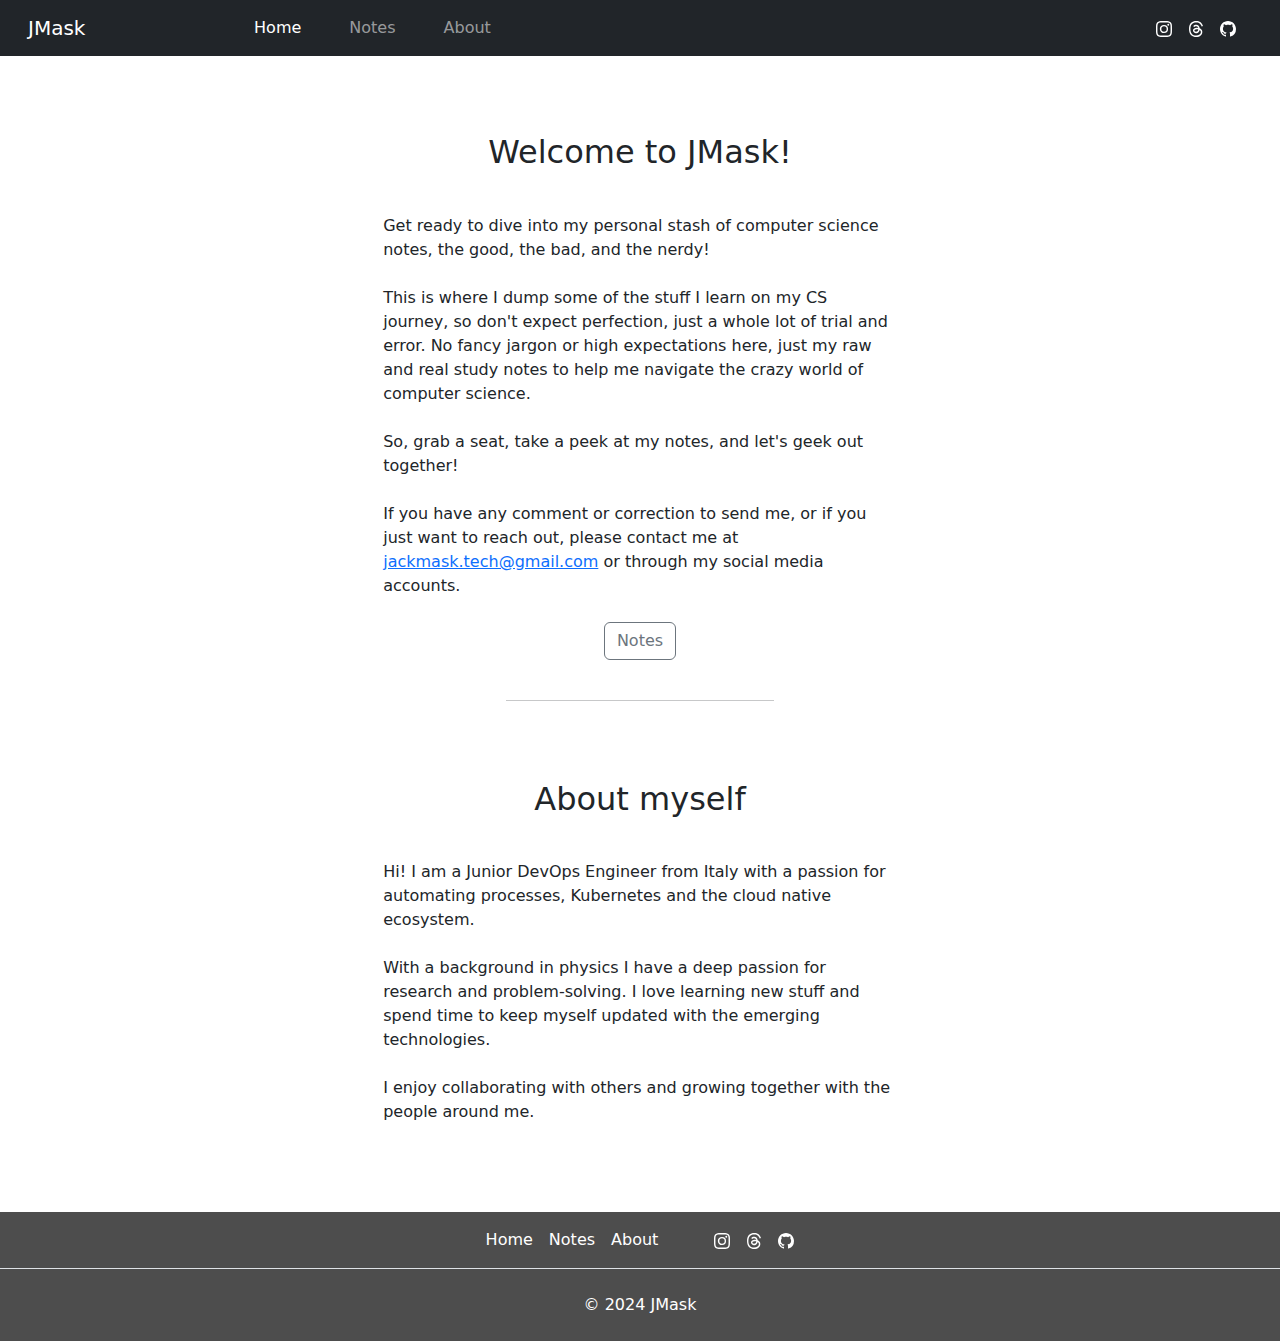
<file: index.html>
<!DOCTYPE html>
<html lang="en">

<head>
  <meta charset="utf-8">
  <meta name="viewport" content="width=device-width, initial-scale=1">
  <title>JMask</title>
  <link href="/static/css/bootstrap.css" rel="stylesheet" type="text/css">
  <link href="/static/css/website.css" rel="stylesheet" type="text/css">
  <script src="/static/js/popper.js"></script>
  <script src="/static/js/bootstrap.js"></script>
  <script src="/static/js/website.js"></script>
  <link rel="stylesheet" href="https://cdn.jsdelivr.net/npm/bootstrap-icons@1.10.3/font/bootstrap-icons.css">
</head>

<body id="home">
    <nav class="navbar navbar-expand-xl bg-dark navbar-dark sticky-top" id="main-nav">
        <div class="container-fluid">
            <button class="navbar-toggler" type="button" data-bs-toggle="collapse" data-bs-target="#navbarSupportedContent" aria-controls="navbarSupportedContent" aria-expanded="false" aria-label="Toggle navigation">
            <span class="navbar-toggler-icon"></span>
            </button>
            <a class="navbar-brand me-auto px-3" href="/">JMask</a>
            <div class="collapse navbar-collapse offset-1 px-4" id="navbarSupportedContent">
            <ul class="navbar-nav me-auto mb-2 mb-lg-0 nav">
                <li class="nav-item px-3">
                <a id="home-link" class=" nav-link active" href="/#home">Home</a>
                </li>
                <li class="nav-item px-3">
                <a id="article-link" class=" nav-link" href="/articles">Notes</a>
                </li>
                <li class="nav-item px-3">
                <a id="about-link" class=" nav-link" href="/#about">About</a>
                </li>
            </ul>
            <ul class="navbar-nav  ms-md-auto ">
                <a class="nav-item col-5 col-lg-auto px-2 py-1 icon-link" href="https://www.instagram.com/jack.mascher" target="_blank">
                <svg class="text-white navbar-nav-svg" xmlns="http://www.w3.org/2000/svg" width="16" height="16" fill="currentColor" class="bi bi-instagram" viewBox="0 0 16 16" role="img">
                    <path d="M8 0C5.829 0 5.556.01 4.703.048 3.85.088 3.269.222 2.76.42a3.917 3.917 0 0 0-1.417.923A3.927 3.927 0 0 0 .42 2.76C.222 3.268.087 3.85.048 4.7.01 5.555 0 5.827 0 8.001c0 2.172.01 2.444.048 3.297.04.852.174 1.433.372 1.942.205.526.478.972.923 1.417.444.445.89.719 1.416.923.51.198 1.09.333 1.942.372C5.555 15.99 5.827 16 8 16s2.444-.01 3.298-.048c.851-.04 1.434-.174 1.943-.372a3.916 3.916 0 0 0 1.416-.923c.445-.445.718-.891.923-1.417.197-.509.332-1.09.372-1.942C15.99 10.445 16 10.173 16 8s-.01-2.445-.048-3.299c-.04-.851-.175-1.433-.372-1.941a3.926 3.926 0 0 0-.923-1.417A3.911 3.911 0 0 0 13.24.42c-.51-.198-1.092-.333-1.943-.372C10.443.01 10.172 0 7.998 0h.003zm-.717 1.442h.718c2.136 0 2.389.007 3.232.046.78.035 1.204.166 1.486.275.373.145.64.319.92.599.28.28.453.546.598.92.11.281.24.705.275 1.485.039.843.047 1.096.047 3.231s-.008 2.389-.047 3.232c-.035.78-.166 1.203-.275 1.485a2.47 2.47 0 0 1-.599.919c-.28.28-.546.453-.92.598-.28.11-.704.24-1.485.276-.843.038-1.096.047-3.232.047s-2.39-.009-3.233-.047c-.78-.036-1.203-.166-1.485-.276a2.478 2.478 0 0 1-.92-.598 2.48 2.48 0 0 1-.6-.92c-.109-.281-.24-.705-.275-1.485-.038-.843-.046-1.096-.046-3.233 0-2.136.008-2.388.046-3.231.036-.78.166-1.204.276-1.486.145-.373.319-.64.599-.92.28-.28.546-.453.92-.598.282-.11.705-.24 1.485-.276.738-.034 1.024-.044 2.515-.045v.002zm4.988 1.328a.96.96 0 1 0 0 1.92.96.96 0 0 0 0-1.92zm-4.27 1.122a4.109 4.109 0 1 0 0 8.217 4.109 4.109 0 0 0 0-8.217zm0 1.441a2.667 2.667 0 1 1 0 5.334 2.667 2.667 0 0 1 0-5.334z"/>
                </svg>
                </a>
                <a class="nav-item col-6 col-lg-auto px-2 py-1 icon-link" href="https://www.threads.net/@jack.mascher" target="_blank">
                    <svg xmlns="http://www.w3.org/2000/svg" width="16" height="16" fill="white" class="bi bi-threads" viewBox="0 0 16 16">
                        <path d="M6.321 6.016c-.27-.18-1.166-.802-1.166-.802.756-1.081 1.753-1.502 3.132-1.502.975 0 1.803.327 2.394.948s.928 1.509 1.005 2.644q.492.207.905.484c1.109.745 1.719 1.86 1.719 3.137 0 2.716-2.226 5.075-6.256 5.075C4.594 16 1 13.987 1 7.994 1 2.034 4.482 0 8.044 0 9.69 0 13.55.243 15 5.036l-1.36.353C12.516 1.974 10.163 1.43 8.006 1.43c-3.565 0-5.582 2.171-5.582 6.79 0 4.143 2.254 6.343 5.63 6.343 2.777 0 4.847-1.443 4.847-3.556 0-1.438-1.208-2.127-1.27-2.127-.236 1.234-.868 3.31-3.644 3.31-1.618 0-3.013-1.118-3.013-2.582 0-2.09 1.984-2.847 3.55-2.847.586 0 1.294.04 1.663.114 0-.637-.54-1.728-1.9-1.728-1.25 0-1.566.405-1.967.868ZM8.716 8.19c-2.04 0-2.304.87-2.304 1.416 0 .878 1.043 1.168 1.6 1.168 1.02 0 2.067-.282 2.232-2.423a6.2 6.2 0 0 0-1.528-.161"/>
                    </svg>
                </a>
                <a class="nav-item col-6 col-lg-auto px-2 py-1 icon-link" href="https://github.com/JackMasc" target="_blank">
                    <svg xmlns="http://www.w3.org/2000/svg" width="16" height="16" fill="white" class="bi bi-github" viewBox="0 0 16 16">
                        <path d="M8 0C3.58 0 0 3.58 0 8c0 3.54 2.29 6.53 5.47 7.59.4.07.55-.17.55-.38 0-.19-.01-.82-.01-1.49-2.01.37-2.53-.49-2.69-.94-.09-.23-.48-.94-.82-1.13-.28-.15-.68-.52-.01-.53.63-.01 1.08.58 1.23.82.72 1.21 1.87.87 2.33.66.07-.52.28-.87.51-1.07-1.78-.2-3.64-.89-3.64-3.95 0-.87.31-1.59.82-2.15-.08-.2-.36-1.02.08-2.12 0 0 .67-.21 2.2.82.64-.18 1.32-.27 2-.27s1.36.09 2 .27c1.53-1.04 2.2-.82 2.2-.82.44 1.1.16 1.92.08 2.12.51.56.82 1.27.82 2.15 0 3.07-1.87 3.75-3.65 3.95.29.25.54.73.54 1.48 0 1.07-.01 1.93-.01 2.2 0 .21.15.46.55.38A8.01 8.01 0 0 0 16 8c0-4.42-3.58-8-8-8"/>
                    </svg>
                </a>
            </ul>
            </div>
        </div>
    </nav>

    

<div class="container-fluid content-padding" >
   
    <div class="container mt-4 text-center my-width">
        <div class="row">
            <div class="col">
                <h2>Welcome to JMask!</h2>
                <p class="text-start pt-4 pb-2">
                  Get ready to dive into my personal stash of computer science notes, the good, the bad, and the nerdy! <br> <br>
                  
                  This is where I dump some of the stuff I learn on my CS journey, so don't expect perfection, just a whole lot of trial and error. 
 
                  No fancy jargon or high expectations here, just my raw and real study notes to help me navigate the crazy world of computer science. <br> <br>
 
                  So, grab a seat, take a peek at my notes, and let's geek out together! <br> <br>

                  If you have any comment or correction to send me, or if you just want to reach out, please contact me at <a href="mailto:jackmask.tech@gmail.com">jackmask.tech@gmail.com</a>
                  or through my social media accounts.
                </p>
                <a href="/articles/" class="btn btn-outline-secondary">Notes</a>
            </div>
        </div>
    </div>
    <div class="pt-4 pb-4 my-hr" id="about">
        <hr>
    </div>
    <div class="container mt-4 text-center my-width">
        <div class="row">
            <div class="col">
                <h2>About myself</h2>
                <p class="text-start pt-4 pb-2">
                    Hi! I am a Junior DevOps Engineer from Italy with a passion for automating processes, Kubernetes and the cloud native ecosystem. <br> <br>

                    With a background in physics I have a deep passion for research and problem-solving. 
                    I love learning new stuff and spend time to keep myself updated with the emerging technologies. <br> <br>
                    
                    I enjoy collaborating with others and growing together with the people around me. 
                </p>
            </div>
        </div>
    </div>

</div>



    <div class="scroll-top hidden ">
        <svg xmlns="http://www.w3.org/2000/svg" width="45" height="45" fill="currentColor" class=" bi bi-arrow-up-circle-fill" viewBox="0 0 16 16" >
            <path d="M16 8A8 8 0 1 0 0 8a8 8 0 0 0 16 0zm-7.5 3.5a.5.5 0 0 1-1 0V5.707L5.354 7.854a.5.5 0 1 1-.708-.708l3-3a.5.5 0 0 1 .708 0l3 3a.5.5 0 0 1-.708.708L8.5 5.707V11.5z"/>
        </svg>
    </div>

    <footer class="py-2 footer-style text-center">
        <ul class="nav justify-content-center border-bottom pb-2 mb-2">
            <li class="nav-item"><a href="/" class="nav-link px-2 text-white">Home</a></li>
            <li class="nav-item"><a href="/articles" class="nav-link px-2 text-white">Notes</a></li>
            <li class="nav-item"><a href="/#about" class="nav-link px-2 text-white">About</a></li>
            <a class="px-2 pt-2 nav-item ps-5 icon-link" href="https://www.instagram.com/jack.mascher" target="_blank">
                <svg class="text-white navbar-nav-svg" xmlns="http://www.w3.org/2000/svg" width="16" height="16" fill="currentColor" class="bi bi-instagram" viewBox="0 0 16 16" role="img">
                    <path d="M8 0C5.829 0 5.556.01 4.703.048 3.85.088 3.269.222 2.76.42a3.917 3.917 0 0 0-1.417.923A3.927 3.927 0 0 0 .42 2.76C.222 3.268.087 3.85.048 4.7.01 5.555 0 5.827 0 8.001c0 2.172.01 2.444.048 3.297.04.852.174 1.433.372 1.942.205.526.478.972.923 1.417.444.445.89.719 1.416.923.51.198 1.09.333 1.942.372C5.555 15.99 5.827 16 8 16s2.444-.01 3.298-.048c.851-.04 1.434-.174 1.943-.372a3.916 3.916 0 0 0 1.416-.923c.445-.445.718-.891.923-1.417.197-.509.332-1.09.372-1.942C15.99 10.445 16 10.173 16 8s-.01-2.445-.048-3.299c-.04-.851-.175-1.433-.372-1.941a3.926 3.926 0 0 0-.923-1.417A3.911 3.911 0 0 0 13.24.42c-.51-.198-1.092-.333-1.943-.372C10.443.01 10.172 0 7.998 0h.003zm-.717 1.442h.718c2.136 0 2.389.007 3.232.046.78.035 1.204.166 1.486.275.373.145.64.319.92.599.28.28.453.546.598.92.11.281.24.705.275 1.485.039.843.047 1.096.047 3.231s-.008 2.389-.047 3.232c-.035.78-.166 1.203-.275 1.485a2.47 2.47 0 0 1-.599.919c-.28.28-.546.453-.92.598-.28.11-.704.24-1.485.276-.843.038-1.096.047-3.232.047s-2.39-.009-3.233-.047c-.78-.036-1.203-.166-1.485-.276a2.478 2.478 0 0 1-.92-.598 2.48 2.48 0 0 1-.6-.92c-.109-.281-.24-.705-.275-1.485-.038-.843-.046-1.096-.046-3.233 0-2.136.008-2.388.046-3.231.036-.78.166-1.204.276-1.486.145-.373.319-.64.599-.92.28-.28.546-.453.92-.598.282-.11.705-.24 1.485-.276.738-.034 1.024-.044 2.515-.045v.002zm4.988 1.328a.96.96 0 1 0 0 1.92.96.96 0 0 0 0-1.92zm-4.27 1.122a4.109 4.109 0 1 0 0 8.217 4.109 4.109 0 0 0 0-8.217zm0 1.441a2.667 2.667 0 1 1 0 5.334 2.667 2.667 0 0 1 0-5.334z"/>
                </svg>
            </a>
            <a class="px-2  pt-2 nav-item icon-link" href="https://www.threads.net/@jack.mascher" target="_blank">
                <svg xmlns="http://www.w3.org/2000/svg" width="16" height="16" fill="white" class="bi bi-threads" viewBox="0 0 16 16">
                    <path d="M6.321 6.016c-.27-.18-1.166-.802-1.166-.802.756-1.081 1.753-1.502 3.132-1.502.975 0 1.803.327 2.394.948s.928 1.509 1.005 2.644q.492.207.905.484c1.109.745 1.719 1.86 1.719 3.137 0 2.716-2.226 5.075-6.256 5.075C4.594 16 1 13.987 1 7.994 1 2.034 4.482 0 8.044 0 9.69 0 13.55.243 15 5.036l-1.36.353C12.516 1.974 10.163 1.43 8.006 1.43c-3.565 0-5.582 2.171-5.582 6.79 0 4.143 2.254 6.343 5.63 6.343 2.777 0 4.847-1.443 4.847-3.556 0-1.438-1.208-2.127-1.27-2.127-.236 1.234-.868 3.31-3.644 3.31-1.618 0-3.013-1.118-3.013-2.582 0-2.09 1.984-2.847 3.55-2.847.586 0 1.294.04 1.663.114 0-.637-.54-1.728-1.9-1.728-1.25 0-1.566.405-1.967.868ZM8.716 8.19c-2.04 0-2.304.87-2.304 1.416 0 .878 1.043 1.168 1.6 1.168 1.02 0 2.067-.282 2.232-2.423a6.2 6.2 0 0 0-1.528-.161"/>
                </svg>
            </a>
            <a class="px-2  pt-2 nav-item icon-link" href="https://github.com/JackMasc" target="_blank">
                <svg xmlns="http://www.w3.org/2000/svg" width="16" height="16" fill="white" class="bi bi-github" viewBox="0 0 16 16">
                    <path d="M8 0C3.58 0 0 3.58 0 8c0 3.54 2.29 6.53 5.47 7.59.4.07.55-.17.55-.38 0-.19-.01-.82-.01-1.49-2.01.37-2.53-.49-2.69-.94-.09-.23-.48-.94-.82-1.13-.28-.15-.68-.52-.01-.53.63-.01 1.08.58 1.23.82.72 1.21 1.87.87 2.33.66.07-.52.28-.87.51-1.07-1.78-.2-3.64-.89-3.64-3.95 0-.87.31-1.59.82-2.15-.08-.2-.36-1.02.08-2.12 0 0 .67-.21 2.2.82.64-.18 1.32-.27 2-.27s1.36.09 2 .27c1.53-1.04 2.2-.82 2.2-.82.44 1.1.16 1.92.08 2.12.51.56.82 1.27.82 2.15 0 3.07-1.87 3.75-3.65 3.95.29.25.54.73.54 1.48 0 1.07-.01 1.93-.01 2.2 0 .21.15.46.55.38A8.01 8.01 0 0 0 16 8c0-4.42-3.58-8-8-8"/>
                </svg>
            </a>
        </ul>
        <p>
            <a class="text-center text-white pt-3 nav-link icon-link" href="#">© 2024 JMask</a>
        </p>
    </footer>
</body>

</html>
</file>
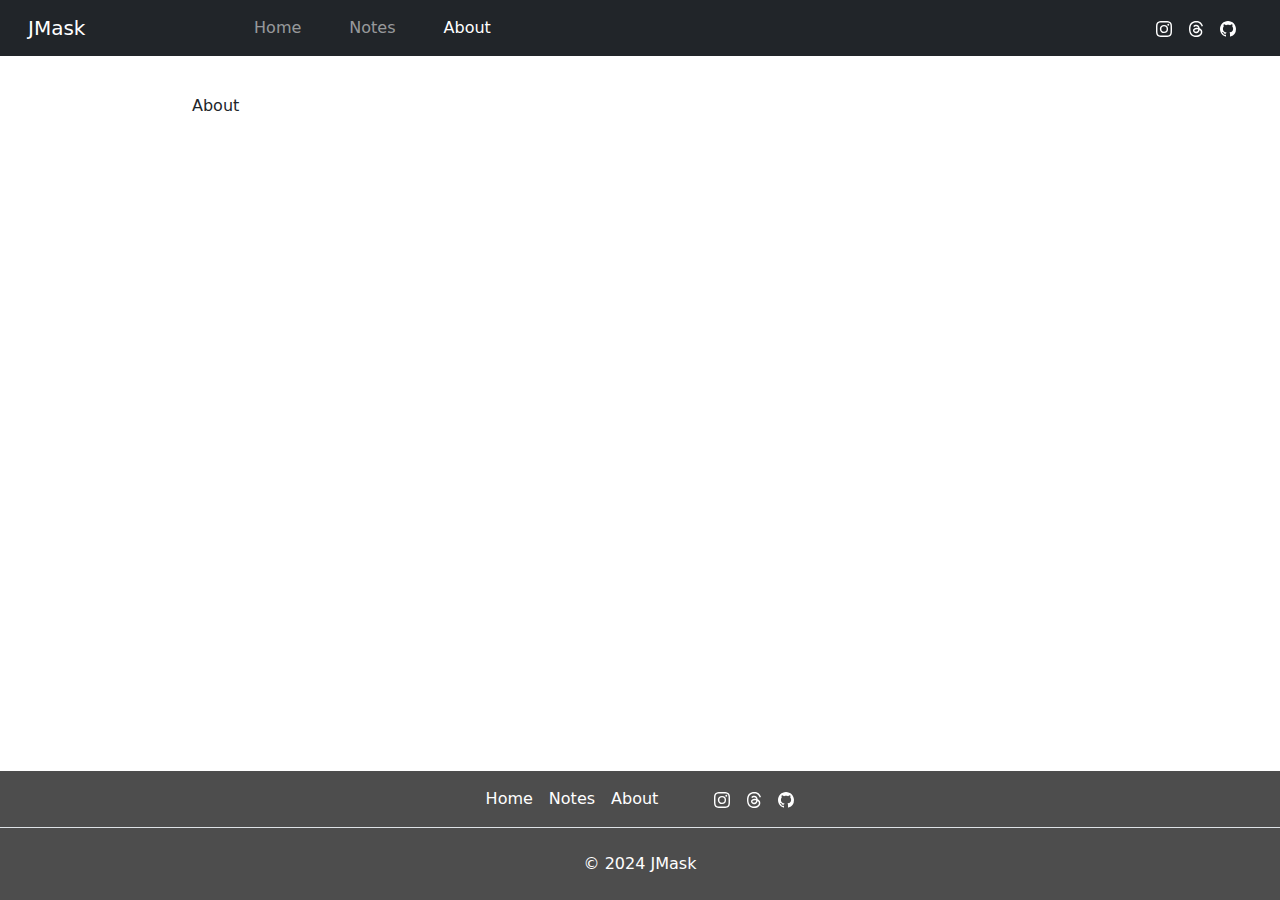
<file: about/index.html>
<!DOCTYPE html>
<html lang="en">

<head>
  <meta charset="utf-8">
  <meta name="viewport" content="width=device-width, initial-scale=1">
  <title>JMask</title>
  <link href="/static/css/bootstrap.css" rel="stylesheet" type="text/css">
  <link href="/static/css/website.css" rel="stylesheet" type="text/css">
  <script src="/static/js/popper.js"></script>
  <script src="/static/js/bootstrap.js"></script>
  <script src="/static/js/website.js"></script>
  <link rel="stylesheet" href="https://cdn.jsdelivr.net/npm/bootstrap-icons@1.10.3/font/bootstrap-icons.css">
</head>

<body id="home">
    <nav class="navbar navbar-expand-xl bg-dark navbar-dark sticky-top" id="main-nav">
        <div class="container-fluid">
            <button class="navbar-toggler" type="button" data-bs-toggle="collapse" data-bs-target="#navbarSupportedContent" aria-controls="navbarSupportedContent" aria-expanded="false" aria-label="Toggle navigation">
            <span class="navbar-toggler-icon"></span>
            </button>
            <a class="navbar-brand me-auto px-3" href="/">JMask</a>
            <div class="collapse navbar-collapse offset-1 px-4" id="navbarSupportedContent">
            <ul class="navbar-nav me-auto mb-2 mb-lg-0 nav">
                <li class="nav-item px-3">
                <a id="home-link" class=" nav-link" href="/#home">Home</a>
                </li>
                <li class="nav-item px-3">
                <a id="article-link" class=" nav-link" href="/articles">Notes</a>
                </li>
                <li class="nav-item px-3">
                <a id="about-link" class=" nav-link active" href="/#about">About</a>
                </li>
            </ul>
            <ul class="navbar-nav  ms-md-auto ">
                <a class="nav-item col-5 col-lg-auto px-2 py-1 icon-link" href="https://www.instagram.com/jack.mascher" target="_blank">
                <svg class="text-white navbar-nav-svg" xmlns="http://www.w3.org/2000/svg" width="16" height="16" fill="currentColor" class="bi bi-instagram" viewBox="0 0 16 16" role="img">
                    <path d="M8 0C5.829 0 5.556.01 4.703.048 3.85.088 3.269.222 2.76.42a3.917 3.917 0 0 0-1.417.923A3.927 3.927 0 0 0 .42 2.76C.222 3.268.087 3.85.048 4.7.01 5.555 0 5.827 0 8.001c0 2.172.01 2.444.048 3.297.04.852.174 1.433.372 1.942.205.526.478.972.923 1.417.444.445.89.719 1.416.923.51.198 1.09.333 1.942.372C5.555 15.99 5.827 16 8 16s2.444-.01 3.298-.048c.851-.04 1.434-.174 1.943-.372a3.916 3.916 0 0 0 1.416-.923c.445-.445.718-.891.923-1.417.197-.509.332-1.09.372-1.942C15.99 10.445 16 10.173 16 8s-.01-2.445-.048-3.299c-.04-.851-.175-1.433-.372-1.941a3.926 3.926 0 0 0-.923-1.417A3.911 3.911 0 0 0 13.24.42c-.51-.198-1.092-.333-1.943-.372C10.443.01 10.172 0 7.998 0h.003zm-.717 1.442h.718c2.136 0 2.389.007 3.232.046.78.035 1.204.166 1.486.275.373.145.64.319.92.599.28.28.453.546.598.92.11.281.24.705.275 1.485.039.843.047 1.096.047 3.231s-.008 2.389-.047 3.232c-.035.78-.166 1.203-.275 1.485a2.47 2.47 0 0 1-.599.919c-.28.28-.546.453-.92.598-.28.11-.704.24-1.485.276-.843.038-1.096.047-3.232.047s-2.39-.009-3.233-.047c-.78-.036-1.203-.166-1.485-.276a2.478 2.478 0 0 1-.92-.598 2.48 2.48 0 0 1-.6-.92c-.109-.281-.24-.705-.275-1.485-.038-.843-.046-1.096-.046-3.233 0-2.136.008-2.388.046-3.231.036-.78.166-1.204.276-1.486.145-.373.319-.64.599-.92.28-.28.546-.453.92-.598.282-.11.705-.24 1.485-.276.738-.034 1.024-.044 2.515-.045v.002zm4.988 1.328a.96.96 0 1 0 0 1.92.96.96 0 0 0 0-1.92zm-4.27 1.122a4.109 4.109 0 1 0 0 8.217 4.109 4.109 0 0 0 0-8.217zm0 1.441a2.667 2.667 0 1 1 0 5.334 2.667 2.667 0 0 1 0-5.334z"/>
                </svg>
                </a>
                <a class="nav-item col-6 col-lg-auto px-2 py-1 icon-link" href="https://www.threads.net/@jack.mascher" target="_blank">
                    <svg xmlns="http://www.w3.org/2000/svg" width="16" height="16" fill="white" class="bi bi-threads" viewBox="0 0 16 16">
                        <path d="M6.321 6.016c-.27-.18-1.166-.802-1.166-.802.756-1.081 1.753-1.502 3.132-1.502.975 0 1.803.327 2.394.948s.928 1.509 1.005 2.644q.492.207.905.484c1.109.745 1.719 1.86 1.719 3.137 0 2.716-2.226 5.075-6.256 5.075C4.594 16 1 13.987 1 7.994 1 2.034 4.482 0 8.044 0 9.69 0 13.55.243 15 5.036l-1.36.353C12.516 1.974 10.163 1.43 8.006 1.43c-3.565 0-5.582 2.171-5.582 6.79 0 4.143 2.254 6.343 5.63 6.343 2.777 0 4.847-1.443 4.847-3.556 0-1.438-1.208-2.127-1.27-2.127-.236 1.234-.868 3.31-3.644 3.31-1.618 0-3.013-1.118-3.013-2.582 0-2.09 1.984-2.847 3.55-2.847.586 0 1.294.04 1.663.114 0-.637-.54-1.728-1.9-1.728-1.25 0-1.566.405-1.967.868ZM8.716 8.19c-2.04 0-2.304.87-2.304 1.416 0 .878 1.043 1.168 1.6 1.168 1.02 0 2.067-.282 2.232-2.423a6.2 6.2 0 0 0-1.528-.161"/>
                    </svg>
                </a>
                <a class="nav-item col-6 col-lg-auto px-2 py-1 icon-link" href="https://github.com/JackMasc" target="_blank">
                    <svg xmlns="http://www.w3.org/2000/svg" width="16" height="16" fill="white" class="bi bi-github" viewBox="0 0 16 16">
                        <path d="M8 0C3.58 0 0 3.58 0 8c0 3.54 2.29 6.53 5.47 7.59.4.07.55-.17.55-.38 0-.19-.01-.82-.01-1.49-2.01.37-2.53-.49-2.69-.94-.09-.23-.48-.94-.82-1.13-.28-.15-.68-.52-.01-.53.63-.01 1.08.58 1.23.82.72 1.21 1.87.87 2.33.66.07-.52.28-.87.51-1.07-1.78-.2-3.64-.89-3.64-3.95 0-.87.31-1.59.82-2.15-.08-.2-.36-1.02.08-2.12 0 0 .67-.21 2.2.82.64-.18 1.32-.27 2-.27s1.36.09 2 .27c1.53-1.04 2.2-.82 2.2-.82.44 1.1.16 1.92.08 2.12.51.56.82 1.27.82 2.15 0 3.07-1.87 3.75-3.65 3.95.29.25.54.73.54 1.48 0 1.07-.01 1.93-.01 2.2 0 .21.15.46.55.38A8.01 8.01 0 0 0 16 8c0-4.42-3.58-8-8-8"/>
                    </svg>
                </a>
            </ul>
            </div>
        </div>
    </nav>

    

<div class="container-fluid content-padding" >
   
    About
    
</div>



    <div class="scroll-top hidden ">
        <svg xmlns="http://www.w3.org/2000/svg" width="45" height="45" fill="currentColor" class=" bi bi-arrow-up-circle-fill" viewBox="0 0 16 16" >
            <path d="M16 8A8 8 0 1 0 0 8a8 8 0 0 0 16 0zm-7.5 3.5a.5.5 0 0 1-1 0V5.707L5.354 7.854a.5.5 0 1 1-.708-.708l3-3a.5.5 0 0 1 .708 0l3 3a.5.5 0 0 1-.708.708L8.5 5.707V11.5z"/>
        </svg>
    </div>

    <footer class="py-2 footer-style text-center">
        <ul class="nav justify-content-center border-bottom pb-2 mb-2">
            <li class="nav-item"><a href="/" class="nav-link px-2 text-white">Home</a></li>
            <li class="nav-item"><a href="/articles" class="nav-link px-2 text-white">Notes</a></li>
            <li class="nav-item"><a href="/#about" class="nav-link px-2 text-white">About</a></li>
            <a class="px-2 pt-2 nav-item ps-5 icon-link" href="https://www.instagram.com/jack.mascher" target="_blank">
                <svg class="text-white navbar-nav-svg" xmlns="http://www.w3.org/2000/svg" width="16" height="16" fill="currentColor" class="bi bi-instagram" viewBox="0 0 16 16" role="img">
                    <path d="M8 0C5.829 0 5.556.01 4.703.048 3.85.088 3.269.222 2.76.42a3.917 3.917 0 0 0-1.417.923A3.927 3.927 0 0 0 .42 2.76C.222 3.268.087 3.85.048 4.7.01 5.555 0 5.827 0 8.001c0 2.172.01 2.444.048 3.297.04.852.174 1.433.372 1.942.205.526.478.972.923 1.417.444.445.89.719 1.416.923.51.198 1.09.333 1.942.372C5.555 15.99 5.827 16 8 16s2.444-.01 3.298-.048c.851-.04 1.434-.174 1.943-.372a3.916 3.916 0 0 0 1.416-.923c.445-.445.718-.891.923-1.417.197-.509.332-1.09.372-1.942C15.99 10.445 16 10.173 16 8s-.01-2.445-.048-3.299c-.04-.851-.175-1.433-.372-1.941a3.926 3.926 0 0 0-.923-1.417A3.911 3.911 0 0 0 13.24.42c-.51-.198-1.092-.333-1.943-.372C10.443.01 10.172 0 7.998 0h.003zm-.717 1.442h.718c2.136 0 2.389.007 3.232.046.78.035 1.204.166 1.486.275.373.145.64.319.92.599.28.28.453.546.598.92.11.281.24.705.275 1.485.039.843.047 1.096.047 3.231s-.008 2.389-.047 3.232c-.035.78-.166 1.203-.275 1.485a2.47 2.47 0 0 1-.599.919c-.28.28-.546.453-.92.598-.28.11-.704.24-1.485.276-.843.038-1.096.047-3.232.047s-2.39-.009-3.233-.047c-.78-.036-1.203-.166-1.485-.276a2.478 2.478 0 0 1-.92-.598 2.48 2.48 0 0 1-.6-.92c-.109-.281-.24-.705-.275-1.485-.038-.843-.046-1.096-.046-3.233 0-2.136.008-2.388.046-3.231.036-.78.166-1.204.276-1.486.145-.373.319-.64.599-.92.28-.28.546-.453.92-.598.282-.11.705-.24 1.485-.276.738-.034 1.024-.044 2.515-.045v.002zm4.988 1.328a.96.96 0 1 0 0 1.92.96.96 0 0 0 0-1.92zm-4.27 1.122a4.109 4.109 0 1 0 0 8.217 4.109 4.109 0 0 0 0-8.217zm0 1.441a2.667 2.667 0 1 1 0 5.334 2.667 2.667 0 0 1 0-5.334z"/>
                </svg>
            </a>
            <a class="px-2  pt-2 nav-item icon-link" href="https://www.threads.net/@jack.mascher" target="_blank">
                <svg xmlns="http://www.w3.org/2000/svg" width="16" height="16" fill="white" class="bi bi-threads" viewBox="0 0 16 16">
                    <path d="M6.321 6.016c-.27-.18-1.166-.802-1.166-.802.756-1.081 1.753-1.502 3.132-1.502.975 0 1.803.327 2.394.948s.928 1.509 1.005 2.644q.492.207.905.484c1.109.745 1.719 1.86 1.719 3.137 0 2.716-2.226 5.075-6.256 5.075C4.594 16 1 13.987 1 7.994 1 2.034 4.482 0 8.044 0 9.69 0 13.55.243 15 5.036l-1.36.353C12.516 1.974 10.163 1.43 8.006 1.43c-3.565 0-5.582 2.171-5.582 6.79 0 4.143 2.254 6.343 5.63 6.343 2.777 0 4.847-1.443 4.847-3.556 0-1.438-1.208-2.127-1.27-2.127-.236 1.234-.868 3.31-3.644 3.31-1.618 0-3.013-1.118-3.013-2.582 0-2.09 1.984-2.847 3.55-2.847.586 0 1.294.04 1.663.114 0-.637-.54-1.728-1.9-1.728-1.25 0-1.566.405-1.967.868ZM8.716 8.19c-2.04 0-2.304.87-2.304 1.416 0 .878 1.043 1.168 1.6 1.168 1.02 0 2.067-.282 2.232-2.423a6.2 6.2 0 0 0-1.528-.161"/>
                </svg>
            </a>
            <a class="px-2  pt-2 nav-item icon-link" href="https://github.com/JackMasc" target="_blank">
                <svg xmlns="http://www.w3.org/2000/svg" width="16" height="16" fill="white" class="bi bi-github" viewBox="0 0 16 16">
                    <path d="M8 0C3.58 0 0 3.58 0 8c0 3.54 2.29 6.53 5.47 7.59.4.07.55-.17.55-.38 0-.19-.01-.82-.01-1.49-2.01.37-2.53-.49-2.69-.94-.09-.23-.48-.94-.82-1.13-.28-.15-.68-.52-.01-.53.63-.01 1.08.58 1.23.82.72 1.21 1.87.87 2.33.66.07-.52.28-.87.51-1.07-1.78-.2-3.64-.89-3.64-3.95 0-.87.31-1.59.82-2.15-.08-.2-.36-1.02.08-2.12 0 0 .67-.21 2.2.82.64-.18 1.32-.27 2-.27s1.36.09 2 .27c1.53-1.04 2.2-.82 2.2-.82.44 1.1.16 1.92.08 2.12.51.56.82 1.27.82 2.15 0 3.07-1.87 3.75-3.65 3.95.29.25.54.73.54 1.48 0 1.07-.01 1.93-.01 2.2 0 .21.15.46.55.38A8.01 8.01 0 0 0 16 8c0-4.42-3.58-8-8-8"/>
                </svg>
            </a>
        </ul>
        <p>
            <a class="text-center text-white pt-3 nav-link icon-link" href="#">© 2024 JMask</a>
        </p>
    </footer>
</body>

</html>
</file>
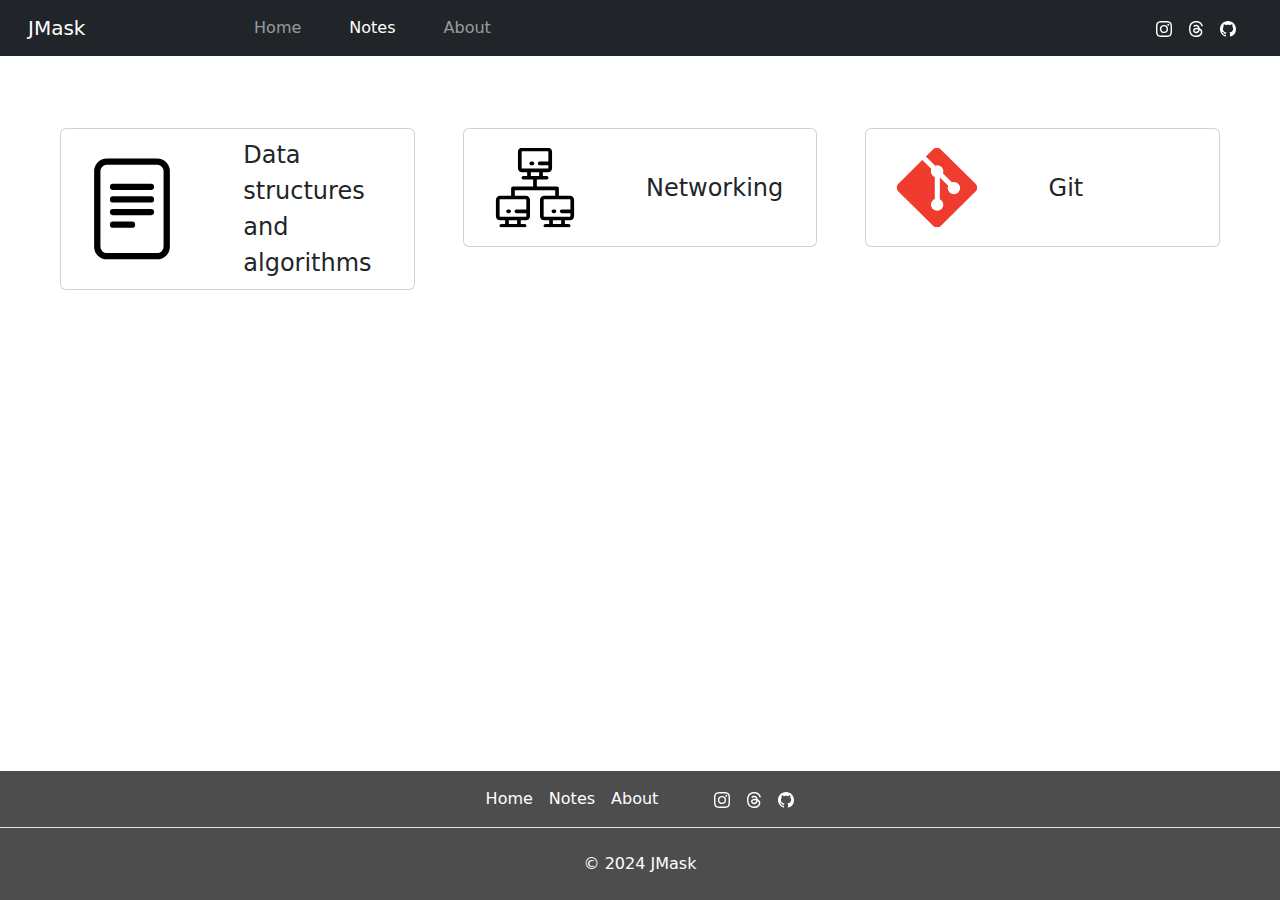
<file: articles/index.html>
<!DOCTYPE html>
<html lang="en">

<head>
  <meta charset="utf-8">
  <meta name="viewport" content="width=device-width, initial-scale=1">
  <title>JMask</title>
  <link href="/static/css/bootstrap.css" rel="stylesheet" type="text/css">
  <link href="/static/css/website.css" rel="stylesheet" type="text/css">
  <script src="/static/js/popper.js"></script>
  <script src="/static/js/bootstrap.js"></script>
  <script src="/static/js/website.js"></script>
  <link rel="stylesheet" href="https://cdn.jsdelivr.net/npm/bootstrap-icons@1.10.3/font/bootstrap-icons.css">
</head>

<body id="home">
    <nav class="navbar navbar-expand-xl bg-dark navbar-dark sticky-top" id="main-nav">
        <div class="container-fluid">
            <button class="navbar-toggler" type="button" data-bs-toggle="collapse" data-bs-target="#navbarSupportedContent" aria-controls="navbarSupportedContent" aria-expanded="false" aria-label="Toggle navigation">
            <span class="navbar-toggler-icon"></span>
            </button>
            <a class="navbar-brand me-auto px-3" href="/">JMask</a>
            <div class="collapse navbar-collapse offset-1 px-4" id="navbarSupportedContent">
            <ul class="navbar-nav me-auto mb-2 mb-lg-0 nav">
                <li class="nav-item px-3">
                <a id="home-link" class=" nav-link" href="/#home">Home</a>
                </li>
                <li class="nav-item px-3">
                <a id="article-link" class=" nav-link active" href="/articles">Notes</a>
                </li>
                <li class="nav-item px-3">
                <a id="about-link" class=" nav-link" href="/#about">About</a>
                </li>
            </ul>
            <ul class="navbar-nav  ms-md-auto ">
                <a class="nav-item col-5 col-lg-auto px-2 py-1 icon-link" href="https://www.instagram.com/jack.mascher" target="_blank">
                <svg class="text-white navbar-nav-svg" xmlns="http://www.w3.org/2000/svg" width="16" height="16" fill="currentColor" class="bi bi-instagram" viewBox="0 0 16 16" role="img">
                    <path d="M8 0C5.829 0 5.556.01 4.703.048 3.85.088 3.269.222 2.76.42a3.917 3.917 0 0 0-1.417.923A3.927 3.927 0 0 0 .42 2.76C.222 3.268.087 3.85.048 4.7.01 5.555 0 5.827 0 8.001c0 2.172.01 2.444.048 3.297.04.852.174 1.433.372 1.942.205.526.478.972.923 1.417.444.445.89.719 1.416.923.51.198 1.09.333 1.942.372C5.555 15.99 5.827 16 8 16s2.444-.01 3.298-.048c.851-.04 1.434-.174 1.943-.372a3.916 3.916 0 0 0 1.416-.923c.445-.445.718-.891.923-1.417.197-.509.332-1.09.372-1.942C15.99 10.445 16 10.173 16 8s-.01-2.445-.048-3.299c-.04-.851-.175-1.433-.372-1.941a3.926 3.926 0 0 0-.923-1.417A3.911 3.911 0 0 0 13.24.42c-.51-.198-1.092-.333-1.943-.372C10.443.01 10.172 0 7.998 0h.003zm-.717 1.442h.718c2.136 0 2.389.007 3.232.046.78.035 1.204.166 1.486.275.373.145.64.319.92.599.28.28.453.546.598.92.11.281.24.705.275 1.485.039.843.047 1.096.047 3.231s-.008 2.389-.047 3.232c-.035.78-.166 1.203-.275 1.485a2.47 2.47 0 0 1-.599.919c-.28.28-.546.453-.92.598-.28.11-.704.24-1.485.276-.843.038-1.096.047-3.232.047s-2.39-.009-3.233-.047c-.78-.036-1.203-.166-1.485-.276a2.478 2.478 0 0 1-.92-.598 2.48 2.48 0 0 1-.6-.92c-.109-.281-.24-.705-.275-1.485-.038-.843-.046-1.096-.046-3.233 0-2.136.008-2.388.046-3.231.036-.78.166-1.204.276-1.486.145-.373.319-.64.599-.92.28-.28.546-.453.92-.598.282-.11.705-.24 1.485-.276.738-.034 1.024-.044 2.515-.045v.002zm4.988 1.328a.96.96 0 1 0 0 1.92.96.96 0 0 0 0-1.92zm-4.27 1.122a4.109 4.109 0 1 0 0 8.217 4.109 4.109 0 0 0 0-8.217zm0 1.441a2.667 2.667 0 1 1 0 5.334 2.667 2.667 0 0 1 0-5.334z"/>
                </svg>
                </a>
                <a class="nav-item col-6 col-lg-auto px-2 py-1 icon-link" href="https://www.threads.net/@jack.mascher" target="_blank">
                    <svg xmlns="http://www.w3.org/2000/svg" width="16" height="16" fill="white" class="bi bi-threads" viewBox="0 0 16 16">
                        <path d="M6.321 6.016c-.27-.18-1.166-.802-1.166-.802.756-1.081 1.753-1.502 3.132-1.502.975 0 1.803.327 2.394.948s.928 1.509 1.005 2.644q.492.207.905.484c1.109.745 1.719 1.86 1.719 3.137 0 2.716-2.226 5.075-6.256 5.075C4.594 16 1 13.987 1 7.994 1 2.034 4.482 0 8.044 0 9.69 0 13.55.243 15 5.036l-1.36.353C12.516 1.974 10.163 1.43 8.006 1.43c-3.565 0-5.582 2.171-5.582 6.79 0 4.143 2.254 6.343 5.63 6.343 2.777 0 4.847-1.443 4.847-3.556 0-1.438-1.208-2.127-1.27-2.127-.236 1.234-.868 3.31-3.644 3.31-1.618 0-3.013-1.118-3.013-2.582 0-2.09 1.984-2.847 3.55-2.847.586 0 1.294.04 1.663.114 0-.637-.54-1.728-1.9-1.728-1.25 0-1.566.405-1.967.868ZM8.716 8.19c-2.04 0-2.304.87-2.304 1.416 0 .878 1.043 1.168 1.6 1.168 1.02 0 2.067-.282 2.232-2.423a6.2 6.2 0 0 0-1.528-.161"/>
                    </svg>
                </a>
                <a class="nav-item col-6 col-lg-auto px-2 py-1 icon-link" href="https://github.com/JackMasc" target="_blank">
                    <svg xmlns="http://www.w3.org/2000/svg" width="16" height="16" fill="white" class="bi bi-github" viewBox="0 0 16 16">
                        <path d="M8 0C3.58 0 0 3.58 0 8c0 3.54 2.29 6.53 5.47 7.59.4.07.55-.17.55-.38 0-.19-.01-.82-.01-1.49-2.01.37-2.53-.49-2.69-.94-.09-.23-.48-.94-.82-1.13-.28-.15-.68-.52-.01-.53.63-.01 1.08.58 1.23.82.72 1.21 1.87.87 2.33.66.07-.52.28-.87.51-1.07-1.78-.2-3.64-.89-3.64-3.95 0-.87.31-1.59.82-2.15-.08-.2-.36-1.02.08-2.12 0 0 .67-.21 2.2.82.64-.18 1.32-.27 2-.27s1.36.09 2 .27c1.53-1.04 2.2-.82 2.2-.82.44 1.1.16 1.92.08 2.12.51.56.82 1.27.82 2.15 0 3.07-1.87 3.75-3.65 3.95.29.25.54.73.54 1.48 0 1.07-.01 1.93-.01 2.2 0 .21.15.46.55.38A8.01 8.01 0 0 0 16 8c0-4.42-3.58-8-8-8"/>
                    </svg>
                </a>
            </ul>
            </div>
        </div>
    </nav>

    
<div class="container-fluid px-4 py-3 p-md-5">
    <div class="row row-cols-1 row-cols-md-2 row-cols-xl-3 row-cols-xxl-4">
        <!-- 
<div class="col p-3 p-md-4">
    <a href="argocd" class="nav-link card my-box">
        <div class="row p-2">
            <div class="col-5">
                <img src="./../../static/icons/arguments/argo-icon-color.svg" class="img-fluid rounded-start my-img my-relative-positioning" alt="ArgoCD">
            </div>
            <div class="col-7">
                <div class="my-card-title my-relative-positioning px-md-4">
                    ArgoCD
                </div>
            </div>
        </div>
    </a>
</div>

        
<div class="col p-3 p-md-4">
    <a href="terraform" class="nav-link card my-box">
        <div class="row p-2">
            <div class="col-5">
                <img src="./../../static/icons/arguments/terraform-color.svg" class="img-fluid rounded-start my-img my-relative-positioning" alt="Terraform">
            </div>
            <div class="col-7">
                <div class="my-card-title my-relative-positioning px-md-4">
                    Terraform
                </div>
            </div>
        </div>
    </a>
</div>

        
<div class="col p-3 p-md-4">
    <a href="kubernetes" class="nav-link card my-box">
        <div class="row p-2">
            <div class="col-5">
                <img src="./../../static/icons/arguments/kubernetes-icon-color.svg" class="img-fluid rounded-start my-img my-relative-positioning" alt="Kubernetes">
            </div>
            <div class="col-7">
                <div class="my-card-title my-relative-positioning px-md-4">
                    Kubernetes
                </div>
            </div>
        </div>
    </a>
</div>
 -->
        
<div class="col p-3 p-md-4">
    <a href="dsa" class="nav-link card my-box">
        <div class="row p-2">
            <div class="col-5">
                <img src="./../../static/icons/arguments/file-text.svg" class="img-fluid rounded-start my-img my-relative-positioning" alt="Data structures and algorithms">
            </div>
            <div class="col-7">
                <div class="my-card-title my-relative-positioning px-md-4">
                    Data structures and algorithms
                </div>
            </div>
        </div>
    </a>
</div>

        
<div class="col p-3 p-md-4">
    <a href="networking" class="nav-link card my-box">
        <div class="row p-2">
            <div class="col-5">
                <img src="./../../static/icons/arguments/networking-image.svg" class="img-fluid rounded-start my-img my-relative-positioning" alt="Networking">
            </div>
            <div class="col-7">
                <div class="my-card-title my-relative-positioning px-md-4">
                    Networking
                </div>
            </div>
        </div>
    </a>
</div>

        
<div class="col p-3 p-md-4">
    <a href="git" class="nav-link card my-box">
        <div class="row p-2">
            <div class="col-5">
                <img src="./../../static/icons/arguments/git-icon-color.svg" class="img-fluid rounded-start my-img my-relative-positioning" alt="Git">
            </div>
            <div class="col-7">
                <div class="my-card-title my-relative-positioning px-md-4">
                    Git
                </div>
            </div>
        </div>
    </a>
</div>

    </div>
</div>


    <div class="scroll-top hidden ">
        <svg xmlns="http://www.w3.org/2000/svg" width="45" height="45" fill="currentColor" class=" bi bi-arrow-up-circle-fill" viewBox="0 0 16 16" >
            <path d="M16 8A8 8 0 1 0 0 8a8 8 0 0 0 16 0zm-7.5 3.5a.5.5 0 0 1-1 0V5.707L5.354 7.854a.5.5 0 1 1-.708-.708l3-3a.5.5 0 0 1 .708 0l3 3a.5.5 0 0 1-.708.708L8.5 5.707V11.5z"/>
        </svg>
    </div>

    <footer class="py-2 footer-style text-center">
        <ul class="nav justify-content-center border-bottom pb-2 mb-2">
            <li class="nav-item"><a href="/" class="nav-link px-2 text-white">Home</a></li>
            <li class="nav-item"><a href="/articles" class="nav-link px-2 text-white">Notes</a></li>
            <li class="nav-item"><a href="/#about" class="nav-link px-2 text-white">About</a></li>
            <a class="px-2 pt-2 nav-item ps-5 icon-link" href="https://www.instagram.com/jack.mascher" target="_blank">
                <svg class="text-white navbar-nav-svg" xmlns="http://www.w3.org/2000/svg" width="16" height="16" fill="currentColor" class="bi bi-instagram" viewBox="0 0 16 16" role="img">
                    <path d="M8 0C5.829 0 5.556.01 4.703.048 3.85.088 3.269.222 2.76.42a3.917 3.917 0 0 0-1.417.923A3.927 3.927 0 0 0 .42 2.76C.222 3.268.087 3.85.048 4.7.01 5.555 0 5.827 0 8.001c0 2.172.01 2.444.048 3.297.04.852.174 1.433.372 1.942.205.526.478.972.923 1.417.444.445.89.719 1.416.923.51.198 1.09.333 1.942.372C5.555 15.99 5.827 16 8 16s2.444-.01 3.298-.048c.851-.04 1.434-.174 1.943-.372a3.916 3.916 0 0 0 1.416-.923c.445-.445.718-.891.923-1.417.197-.509.332-1.09.372-1.942C15.99 10.445 16 10.173 16 8s-.01-2.445-.048-3.299c-.04-.851-.175-1.433-.372-1.941a3.926 3.926 0 0 0-.923-1.417A3.911 3.911 0 0 0 13.24.42c-.51-.198-1.092-.333-1.943-.372C10.443.01 10.172 0 7.998 0h.003zm-.717 1.442h.718c2.136 0 2.389.007 3.232.046.78.035 1.204.166 1.486.275.373.145.64.319.92.599.28.28.453.546.598.92.11.281.24.705.275 1.485.039.843.047 1.096.047 3.231s-.008 2.389-.047 3.232c-.035.78-.166 1.203-.275 1.485a2.47 2.47 0 0 1-.599.919c-.28.28-.546.453-.92.598-.28.11-.704.24-1.485.276-.843.038-1.096.047-3.232.047s-2.39-.009-3.233-.047c-.78-.036-1.203-.166-1.485-.276a2.478 2.478 0 0 1-.92-.598 2.48 2.48 0 0 1-.6-.92c-.109-.281-.24-.705-.275-1.485-.038-.843-.046-1.096-.046-3.233 0-2.136.008-2.388.046-3.231.036-.78.166-1.204.276-1.486.145-.373.319-.64.599-.92.28-.28.546-.453.92-.598.282-.11.705-.24 1.485-.276.738-.034 1.024-.044 2.515-.045v.002zm4.988 1.328a.96.96 0 1 0 0 1.92.96.96 0 0 0 0-1.92zm-4.27 1.122a4.109 4.109 0 1 0 0 8.217 4.109 4.109 0 0 0 0-8.217zm0 1.441a2.667 2.667 0 1 1 0 5.334 2.667 2.667 0 0 1 0-5.334z"/>
                </svg>
            </a>
            <a class="px-2  pt-2 nav-item icon-link" href="https://www.threads.net/@jack.mascher" target="_blank">
                <svg xmlns="http://www.w3.org/2000/svg" width="16" height="16" fill="white" class="bi bi-threads" viewBox="0 0 16 16">
                    <path d="M6.321 6.016c-.27-.18-1.166-.802-1.166-.802.756-1.081 1.753-1.502 3.132-1.502.975 0 1.803.327 2.394.948s.928 1.509 1.005 2.644q.492.207.905.484c1.109.745 1.719 1.86 1.719 3.137 0 2.716-2.226 5.075-6.256 5.075C4.594 16 1 13.987 1 7.994 1 2.034 4.482 0 8.044 0 9.69 0 13.55.243 15 5.036l-1.36.353C12.516 1.974 10.163 1.43 8.006 1.43c-3.565 0-5.582 2.171-5.582 6.79 0 4.143 2.254 6.343 5.63 6.343 2.777 0 4.847-1.443 4.847-3.556 0-1.438-1.208-2.127-1.27-2.127-.236 1.234-.868 3.31-3.644 3.31-1.618 0-3.013-1.118-3.013-2.582 0-2.09 1.984-2.847 3.55-2.847.586 0 1.294.04 1.663.114 0-.637-.54-1.728-1.9-1.728-1.25 0-1.566.405-1.967.868ZM8.716 8.19c-2.04 0-2.304.87-2.304 1.416 0 .878 1.043 1.168 1.6 1.168 1.02 0 2.067-.282 2.232-2.423a6.2 6.2 0 0 0-1.528-.161"/>
                </svg>
            </a>
            <a class="px-2  pt-2 nav-item icon-link" href="https://github.com/JackMasc" target="_blank">
                <svg xmlns="http://www.w3.org/2000/svg" width="16" height="16" fill="white" class="bi bi-github" viewBox="0 0 16 16">
                    <path d="M8 0C3.58 0 0 3.58 0 8c0 3.54 2.29 6.53 5.47 7.59.4.07.55-.17.55-.38 0-.19-.01-.82-.01-1.49-2.01.37-2.53-.49-2.69-.94-.09-.23-.48-.94-.82-1.13-.28-.15-.68-.52-.01-.53.63-.01 1.08.58 1.23.82.72 1.21 1.87.87 2.33.66.07-.52.28-.87.51-1.07-1.78-.2-3.64-.89-3.64-3.95 0-.87.31-1.59.82-2.15-.08-.2-.36-1.02.08-2.12 0 0 .67-.21 2.2.82.64-.18 1.32-.27 2-.27s1.36.09 2 .27c1.53-1.04 2.2-.82 2.2-.82.44 1.1.16 1.92.08 2.12.51.56.82 1.27.82 2.15 0 3.07-1.87 3.75-3.65 3.95.29.25.54.73.54 1.48 0 1.07-.01 1.93-.01 2.2 0 .21.15.46.55.38A8.01 8.01 0 0 0 16 8c0-4.42-3.58-8-8-8"/>
                </svg>
            </a>
        </ul>
        <p>
            <a class="text-center text-white pt-3 nav-link icon-link" href="#">© 2024 JMask</a>
        </p>
    </footer>
</body>

</html>
</file>
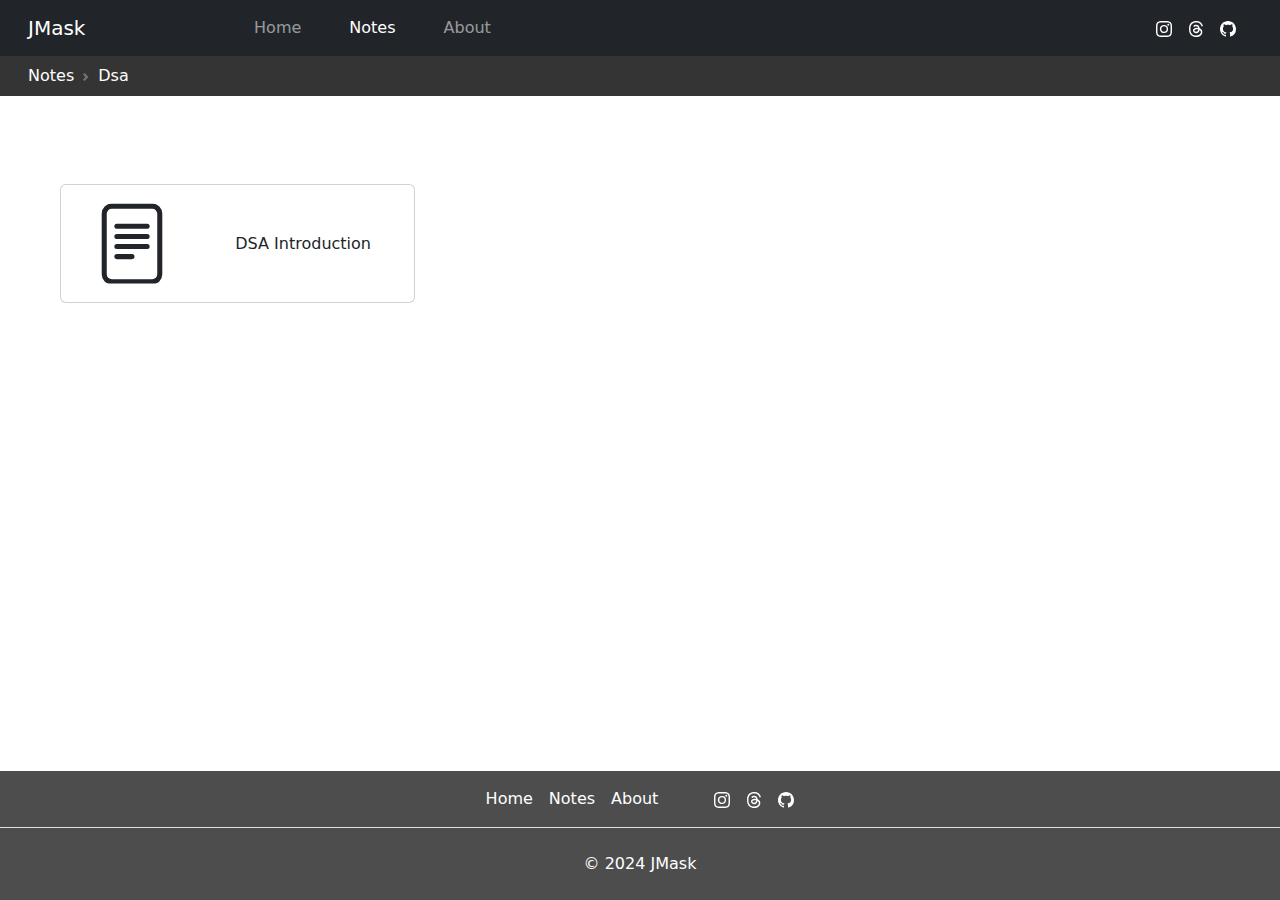
<file: articles/dsa/index.html>
<!DOCTYPE html>
<html lang="en">

<head>
  <meta charset="utf-8">
  <meta name="viewport" content="width=device-width, initial-scale=1">
  <title>JMask</title>
  <link href="/static/css/bootstrap.css" rel="stylesheet" type="text/css">
  <link href="/static/css/website.css" rel="stylesheet" type="text/css">
  <script src="/static/js/popper.js"></script>
  <script src="/static/js/bootstrap.js"></script>
  <script src="/static/js/website.js"></script>
  <link rel="stylesheet" href="https://cdn.jsdelivr.net/npm/bootstrap-icons@1.10.3/font/bootstrap-icons.css">
</head>

<body id="home">
    <nav class="navbar navbar-expand-xl bg-dark navbar-dark sticky-top" id="main-nav">
        <div class="container-fluid">
            <button class="navbar-toggler" type="button" data-bs-toggle="collapse" data-bs-target="#navbarSupportedContent" aria-controls="navbarSupportedContent" aria-expanded="false" aria-label="Toggle navigation">
            <span class="navbar-toggler-icon"></span>
            </button>
            <a class="navbar-brand me-auto px-3" href="/">JMask</a>
            <div class="collapse navbar-collapse offset-1 px-4" id="navbarSupportedContent">
            <ul class="navbar-nav me-auto mb-2 mb-lg-0 nav">
                <li class="nav-item px-3">
                <a id="home-link" class=" nav-link" href="/#home">Home</a>
                </li>
                <li class="nav-item px-3">
                <a id="article-link" class=" nav-link active" href="/articles">Notes</a>
                </li>
                <li class="nav-item px-3">
                <a id="about-link" class=" nav-link" href="/#about">About</a>
                </li>
            </ul>
            <ul class="navbar-nav  ms-md-auto ">
                <a class="nav-item col-5 col-lg-auto px-2 py-1 icon-link" href="https://www.instagram.com/jack.mascher" target="_blank">
                <svg class="text-white navbar-nav-svg" xmlns="http://www.w3.org/2000/svg" width="16" height="16" fill="currentColor" class="bi bi-instagram" viewBox="0 0 16 16" role="img">
                    <path d="M8 0C5.829 0 5.556.01 4.703.048 3.85.088 3.269.222 2.76.42a3.917 3.917 0 0 0-1.417.923A3.927 3.927 0 0 0 .42 2.76C.222 3.268.087 3.85.048 4.7.01 5.555 0 5.827 0 8.001c0 2.172.01 2.444.048 3.297.04.852.174 1.433.372 1.942.205.526.478.972.923 1.417.444.445.89.719 1.416.923.51.198 1.09.333 1.942.372C5.555 15.99 5.827 16 8 16s2.444-.01 3.298-.048c.851-.04 1.434-.174 1.943-.372a3.916 3.916 0 0 0 1.416-.923c.445-.445.718-.891.923-1.417.197-.509.332-1.09.372-1.942C15.99 10.445 16 10.173 16 8s-.01-2.445-.048-3.299c-.04-.851-.175-1.433-.372-1.941a3.926 3.926 0 0 0-.923-1.417A3.911 3.911 0 0 0 13.24.42c-.51-.198-1.092-.333-1.943-.372C10.443.01 10.172 0 7.998 0h.003zm-.717 1.442h.718c2.136 0 2.389.007 3.232.046.78.035 1.204.166 1.486.275.373.145.64.319.92.599.28.28.453.546.598.92.11.281.24.705.275 1.485.039.843.047 1.096.047 3.231s-.008 2.389-.047 3.232c-.035.78-.166 1.203-.275 1.485a2.47 2.47 0 0 1-.599.919c-.28.28-.546.453-.92.598-.28.11-.704.24-1.485.276-.843.038-1.096.047-3.232.047s-2.39-.009-3.233-.047c-.78-.036-1.203-.166-1.485-.276a2.478 2.478 0 0 1-.92-.598 2.48 2.48 0 0 1-.6-.92c-.109-.281-.24-.705-.275-1.485-.038-.843-.046-1.096-.046-3.233 0-2.136.008-2.388.046-3.231.036-.78.166-1.204.276-1.486.145-.373.319-.64.599-.92.28-.28.546-.453.92-.598.282-.11.705-.24 1.485-.276.738-.034 1.024-.044 2.515-.045v.002zm4.988 1.328a.96.96 0 1 0 0 1.92.96.96 0 0 0 0-1.92zm-4.27 1.122a4.109 4.109 0 1 0 0 8.217 4.109 4.109 0 0 0 0-8.217zm0 1.441a2.667 2.667 0 1 1 0 5.334 2.667 2.667 0 0 1 0-5.334z"/>
                </svg>
                </a>
                <a class="nav-item col-6 col-lg-auto px-2 py-1 icon-link" href="https://www.threads.net/@jack.mascher" target="_blank">
                    <svg xmlns="http://www.w3.org/2000/svg" width="16" height="16" fill="white" class="bi bi-threads" viewBox="0 0 16 16">
                        <path d="M6.321 6.016c-.27-.18-1.166-.802-1.166-.802.756-1.081 1.753-1.502 3.132-1.502.975 0 1.803.327 2.394.948s.928 1.509 1.005 2.644q.492.207.905.484c1.109.745 1.719 1.86 1.719 3.137 0 2.716-2.226 5.075-6.256 5.075C4.594 16 1 13.987 1 7.994 1 2.034 4.482 0 8.044 0 9.69 0 13.55.243 15 5.036l-1.36.353C12.516 1.974 10.163 1.43 8.006 1.43c-3.565 0-5.582 2.171-5.582 6.79 0 4.143 2.254 6.343 5.63 6.343 2.777 0 4.847-1.443 4.847-3.556 0-1.438-1.208-2.127-1.27-2.127-.236 1.234-.868 3.31-3.644 3.31-1.618 0-3.013-1.118-3.013-2.582 0-2.09 1.984-2.847 3.55-2.847.586 0 1.294.04 1.663.114 0-.637-.54-1.728-1.9-1.728-1.25 0-1.566.405-1.967.868ZM8.716 8.19c-2.04 0-2.304.87-2.304 1.416 0 .878 1.043 1.168 1.6 1.168 1.02 0 2.067-.282 2.232-2.423a6.2 6.2 0 0 0-1.528-.161"/>
                    </svg>
                </a>
                <a class="nav-item col-6 col-lg-auto px-2 py-1 icon-link" href="https://github.com/JackMasc" target="_blank">
                    <svg xmlns="http://www.w3.org/2000/svg" width="16" height="16" fill="white" class="bi bi-github" viewBox="0 0 16 16">
                        <path d="M8 0C3.58 0 0 3.58 0 8c0 3.54 2.29 6.53 5.47 7.59.4.07.55-.17.55-.38 0-.19-.01-.82-.01-1.49-2.01.37-2.53-.49-2.69-.94-.09-.23-.48-.94-.82-1.13-.28-.15-.68-.52-.01-.53.63-.01 1.08.58 1.23.82.72 1.21 1.87.87 2.33.66.07-.52.28-.87.51-1.07-1.78-.2-3.64-.89-3.64-3.95 0-.87.31-1.59.82-2.15-.08-.2-.36-1.02.08-2.12 0 0 .67-.21 2.2.82.64-.18 1.32-.27 2-.27s1.36.09 2 .27c1.53-1.04 2.2-.82 2.2-.82.44 1.1.16 1.92.08 2.12.51.56.82 1.27.82 2.15 0 3.07-1.87 3.75-3.65 3.95.29.25.54.73.54 1.48 0 1.07-.01 1.93-.01 2.2 0 .21.15.46.55.38A8.01 8.01 0 0 0 16 8c0-4.42-3.58-8-8-8"/>
                    </svg>
                </a>
            </ul>
            </div>
        </div>
    </nav>

    

    <nav class="my-breadcrumb px-1" style=" --bs-breadcrumb-divider: url(&#34;data:image/svg+xml,%3Csvg xmlns='http://www.w3.org/2000/svg' width='8' height='8'%3E%3Cpath d='M2.5 0L1 1.5 3.5 4 1 6.5 2.5 8l4-4-4-4z' fill='%236c757d'/%3E%3C/svg%3E&#34;);" aria-label="breadcrumb">
        <ol class="breadcrumb px-4 py-2">
        <li class="breadcrumb-item nav-link"><a href="/articles" class="nav-link">Notes</a></li>
        <li class="breadcrumb-item active" style="color: white;" aria-current="page">Dsa</li>
        </ol>
    </nav>



<div class="container-fluid px-4 py-3 p-md-5">
    <div class="row row-cols-1 row-cols-md-2 row-cols-xl-3 row-cols-xxl-4">
        
<div class="col p-3 p-md-4">
    <a href="/articles/dsa/introduction" class="nav-link card my-box">
        <div class="row p-2">
            <div class="col-5">
                <svg xmlns="http://www.w3.org/2000/svg" width="10" height="10" fill="currentColor" class="bi bi-file-text img-fluid rounded-start my-img my-relative-positioning" viewBox="0 0 16 16">
                    <path d="M5 4a.5.5 0 0 0 0 1h6a.5.5 0 0 0 0-1H5zm-.5 2.5A.5.5 0 0 1 5 6h6a.5.5 0 0 1 0 1H5a.5.5 0 0 1-.5-.5zM5 8a.5.5 0 0 0 0 1h6a.5.5 0 0 0 0-1H5zm0 2a.5.5 0 0 0 0 1h3a.5.5 0 0 0 0-1H5z"/>
                    <path d="M2 2a2 2 0 0 1 2-2h8a2 2 0 0 1 2 2v12a2 2 0 0 1-2 2H4a2 2 0 0 1-2-2V2zm10-1H4a1 1 0 0 0-1 1v12a1 1 0 0 0 1 1h8a1 1 0 0 0 1-1V2a1 1 0 0 0-1-1z"/>
                </svg>
            </div>
            <div class="col-7">
                <div class="my-relative-positioning px-md-3 my-article-title">
                    DSA Introduction
                </div>
            </div>
        </div>
    </a>
</div>

    </div>
</div>




    <div class="scroll-top hidden ">
        <svg xmlns="http://www.w3.org/2000/svg" width="45" height="45" fill="currentColor" class=" bi bi-arrow-up-circle-fill" viewBox="0 0 16 16" >
            <path d="M16 8A8 8 0 1 0 0 8a8 8 0 0 0 16 0zm-7.5 3.5a.5.5 0 0 1-1 0V5.707L5.354 7.854a.5.5 0 1 1-.708-.708l3-3a.5.5 0 0 1 .708 0l3 3a.5.5 0 0 1-.708.708L8.5 5.707V11.5z"/>
        </svg>
    </div>

    <footer class="py-2 footer-style text-center">
        <ul class="nav justify-content-center border-bottom pb-2 mb-2">
            <li class="nav-item"><a href="/" class="nav-link px-2 text-white">Home</a></li>
            <li class="nav-item"><a href="/articles" class="nav-link px-2 text-white">Notes</a></li>
            <li class="nav-item"><a href="/#about" class="nav-link px-2 text-white">About</a></li>
            <a class="px-2 pt-2 nav-item ps-5 icon-link" href="https://www.instagram.com/jack.mascher" target="_blank">
                <svg class="text-white navbar-nav-svg" xmlns="http://www.w3.org/2000/svg" width="16" height="16" fill="currentColor" class="bi bi-instagram" viewBox="0 0 16 16" role="img">
                    <path d="M8 0C5.829 0 5.556.01 4.703.048 3.85.088 3.269.222 2.76.42a3.917 3.917 0 0 0-1.417.923A3.927 3.927 0 0 0 .42 2.76C.222 3.268.087 3.85.048 4.7.01 5.555 0 5.827 0 8.001c0 2.172.01 2.444.048 3.297.04.852.174 1.433.372 1.942.205.526.478.972.923 1.417.444.445.89.719 1.416.923.51.198 1.09.333 1.942.372C5.555 15.99 5.827 16 8 16s2.444-.01 3.298-.048c.851-.04 1.434-.174 1.943-.372a3.916 3.916 0 0 0 1.416-.923c.445-.445.718-.891.923-1.417.197-.509.332-1.09.372-1.942C15.99 10.445 16 10.173 16 8s-.01-2.445-.048-3.299c-.04-.851-.175-1.433-.372-1.941a3.926 3.926 0 0 0-.923-1.417A3.911 3.911 0 0 0 13.24.42c-.51-.198-1.092-.333-1.943-.372C10.443.01 10.172 0 7.998 0h.003zm-.717 1.442h.718c2.136 0 2.389.007 3.232.046.78.035 1.204.166 1.486.275.373.145.64.319.92.599.28.28.453.546.598.92.11.281.24.705.275 1.485.039.843.047 1.096.047 3.231s-.008 2.389-.047 3.232c-.035.78-.166 1.203-.275 1.485a2.47 2.47 0 0 1-.599.919c-.28.28-.546.453-.92.598-.28.11-.704.24-1.485.276-.843.038-1.096.047-3.232.047s-2.39-.009-3.233-.047c-.78-.036-1.203-.166-1.485-.276a2.478 2.478 0 0 1-.92-.598 2.48 2.48 0 0 1-.6-.92c-.109-.281-.24-.705-.275-1.485-.038-.843-.046-1.096-.046-3.233 0-2.136.008-2.388.046-3.231.036-.78.166-1.204.276-1.486.145-.373.319-.64.599-.92.28-.28.546-.453.92-.598.282-.11.705-.24 1.485-.276.738-.034 1.024-.044 2.515-.045v.002zm4.988 1.328a.96.96 0 1 0 0 1.92.96.96 0 0 0 0-1.92zm-4.27 1.122a4.109 4.109 0 1 0 0 8.217 4.109 4.109 0 0 0 0-8.217zm0 1.441a2.667 2.667 0 1 1 0 5.334 2.667 2.667 0 0 1 0-5.334z"/>
                </svg>
            </a>
            <a class="px-2  pt-2 nav-item icon-link" href="https://www.threads.net/@jack.mascher" target="_blank">
                <svg xmlns="http://www.w3.org/2000/svg" width="16" height="16" fill="white" class="bi bi-threads" viewBox="0 0 16 16">
                    <path d="M6.321 6.016c-.27-.18-1.166-.802-1.166-.802.756-1.081 1.753-1.502 3.132-1.502.975 0 1.803.327 2.394.948s.928 1.509 1.005 2.644q.492.207.905.484c1.109.745 1.719 1.86 1.719 3.137 0 2.716-2.226 5.075-6.256 5.075C4.594 16 1 13.987 1 7.994 1 2.034 4.482 0 8.044 0 9.69 0 13.55.243 15 5.036l-1.36.353C12.516 1.974 10.163 1.43 8.006 1.43c-3.565 0-5.582 2.171-5.582 6.79 0 4.143 2.254 6.343 5.63 6.343 2.777 0 4.847-1.443 4.847-3.556 0-1.438-1.208-2.127-1.27-2.127-.236 1.234-.868 3.31-3.644 3.31-1.618 0-3.013-1.118-3.013-2.582 0-2.09 1.984-2.847 3.55-2.847.586 0 1.294.04 1.663.114 0-.637-.54-1.728-1.9-1.728-1.25 0-1.566.405-1.967.868ZM8.716 8.19c-2.04 0-2.304.87-2.304 1.416 0 .878 1.043 1.168 1.6 1.168 1.02 0 2.067-.282 2.232-2.423a6.2 6.2 0 0 0-1.528-.161"/>
                </svg>
            </a>
            <a class="px-2  pt-2 nav-item icon-link" href="https://github.com/JackMasc" target="_blank">
                <svg xmlns="http://www.w3.org/2000/svg" width="16" height="16" fill="white" class="bi bi-github" viewBox="0 0 16 16">
                    <path d="M8 0C3.58 0 0 3.58 0 8c0 3.54 2.29 6.53 5.47 7.59.4.07.55-.17.55-.38 0-.19-.01-.82-.01-1.49-2.01.37-2.53-.49-2.69-.94-.09-.23-.48-.94-.82-1.13-.28-.15-.68-.52-.01-.53.63-.01 1.08.58 1.23.82.72 1.21 1.87.87 2.33.66.07-.52.28-.87.51-1.07-1.78-.2-3.64-.89-3.64-3.95 0-.87.31-1.59.82-2.15-.08-.2-.36-1.02.08-2.12 0 0 .67-.21 2.2.82.64-.18 1.32-.27 2-.27s1.36.09 2 .27c1.53-1.04 2.2-.82 2.2-.82.44 1.1.16 1.92.08 2.12.51.56.82 1.27.82 2.15 0 3.07-1.87 3.75-3.65 3.95.29.25.54.73.54 1.48 0 1.07-.01 1.93-.01 2.2 0 .21.15.46.55.38A8.01 8.01 0 0 0 16 8c0-4.42-3.58-8-8-8"/>
                </svg>
            </a>
        </ul>
        <p>
            <a class="text-center text-white pt-3 nav-link icon-link" href="#">© 2024 JMask</a>
        </p>
    </footer>
</body>

</html>
</file>
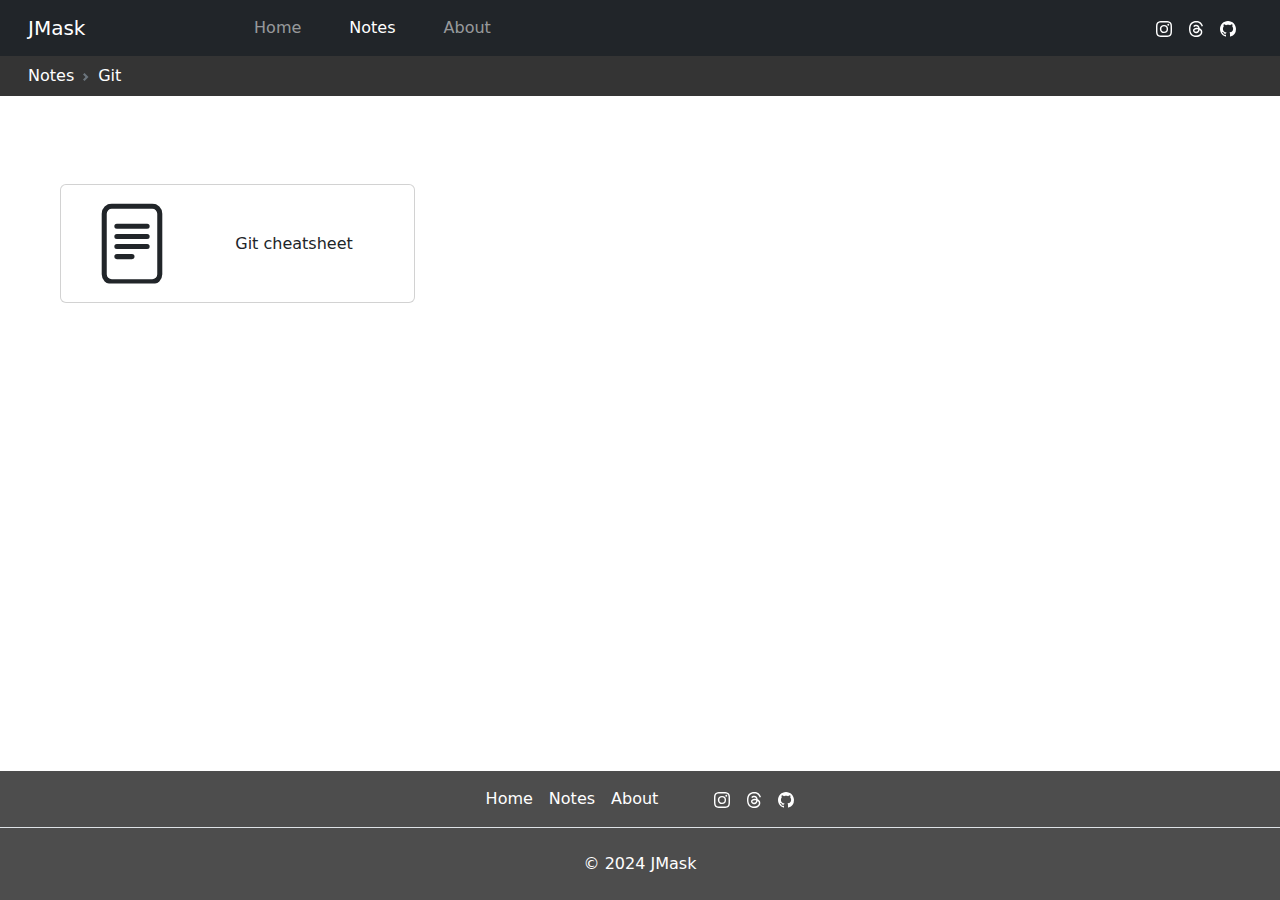
<file: articles/git/index.html>
<!DOCTYPE html>
<html lang="en">

<head>
  <meta charset="utf-8">
  <meta name="viewport" content="width=device-width, initial-scale=1">
  <title>JMask</title>
  <link href="/static/css/bootstrap.css" rel="stylesheet" type="text/css">
  <link href="/static/css/website.css" rel="stylesheet" type="text/css">
  <script src="/static/js/popper.js"></script>
  <script src="/static/js/bootstrap.js"></script>
  <script src="/static/js/website.js"></script>
  <link rel="stylesheet" href="https://cdn.jsdelivr.net/npm/bootstrap-icons@1.10.3/font/bootstrap-icons.css">
</head>

<body id="home">
    <nav class="navbar navbar-expand-xl bg-dark navbar-dark sticky-top" id="main-nav">
        <div class="container-fluid">
            <button class="navbar-toggler" type="button" data-bs-toggle="collapse" data-bs-target="#navbarSupportedContent" aria-controls="navbarSupportedContent" aria-expanded="false" aria-label="Toggle navigation">
            <span class="navbar-toggler-icon"></span>
            </button>
            <a class="navbar-brand me-auto px-3" href="/">JMask</a>
            <div class="collapse navbar-collapse offset-1 px-4" id="navbarSupportedContent">
            <ul class="navbar-nav me-auto mb-2 mb-lg-0 nav">
                <li class="nav-item px-3">
                <a id="home-link" class=" nav-link" href="/#home">Home</a>
                </li>
                <li class="nav-item px-3">
                <a id="article-link" class=" nav-link active" href="/articles">Notes</a>
                </li>
                <li class="nav-item px-3">
                <a id="about-link" class=" nav-link" href="/#about">About</a>
                </li>
            </ul>
            <ul class="navbar-nav  ms-md-auto ">
                <a class="nav-item col-5 col-lg-auto px-2 py-1 icon-link" href="https://www.instagram.com/jack.mascher" target="_blank">
                <svg class="text-white navbar-nav-svg" xmlns="http://www.w3.org/2000/svg" width="16" height="16" fill="currentColor" class="bi bi-instagram" viewBox="0 0 16 16" role="img">
                    <path d="M8 0C5.829 0 5.556.01 4.703.048 3.85.088 3.269.222 2.76.42a3.917 3.917 0 0 0-1.417.923A3.927 3.927 0 0 0 .42 2.76C.222 3.268.087 3.85.048 4.7.01 5.555 0 5.827 0 8.001c0 2.172.01 2.444.048 3.297.04.852.174 1.433.372 1.942.205.526.478.972.923 1.417.444.445.89.719 1.416.923.51.198 1.09.333 1.942.372C5.555 15.99 5.827 16 8 16s2.444-.01 3.298-.048c.851-.04 1.434-.174 1.943-.372a3.916 3.916 0 0 0 1.416-.923c.445-.445.718-.891.923-1.417.197-.509.332-1.09.372-1.942C15.99 10.445 16 10.173 16 8s-.01-2.445-.048-3.299c-.04-.851-.175-1.433-.372-1.941a3.926 3.926 0 0 0-.923-1.417A3.911 3.911 0 0 0 13.24.42c-.51-.198-1.092-.333-1.943-.372C10.443.01 10.172 0 7.998 0h.003zm-.717 1.442h.718c2.136 0 2.389.007 3.232.046.78.035 1.204.166 1.486.275.373.145.64.319.92.599.28.28.453.546.598.92.11.281.24.705.275 1.485.039.843.047 1.096.047 3.231s-.008 2.389-.047 3.232c-.035.78-.166 1.203-.275 1.485a2.47 2.47 0 0 1-.599.919c-.28.28-.546.453-.92.598-.28.11-.704.24-1.485.276-.843.038-1.096.047-3.232.047s-2.39-.009-3.233-.047c-.78-.036-1.203-.166-1.485-.276a2.478 2.478 0 0 1-.92-.598 2.48 2.48 0 0 1-.6-.92c-.109-.281-.24-.705-.275-1.485-.038-.843-.046-1.096-.046-3.233 0-2.136.008-2.388.046-3.231.036-.78.166-1.204.276-1.486.145-.373.319-.64.599-.92.28-.28.546-.453.92-.598.282-.11.705-.24 1.485-.276.738-.034 1.024-.044 2.515-.045v.002zm4.988 1.328a.96.96 0 1 0 0 1.92.96.96 0 0 0 0-1.92zm-4.27 1.122a4.109 4.109 0 1 0 0 8.217 4.109 4.109 0 0 0 0-8.217zm0 1.441a2.667 2.667 0 1 1 0 5.334 2.667 2.667 0 0 1 0-5.334z"/>
                </svg>
                </a>
                <a class="nav-item col-6 col-lg-auto px-2 py-1 icon-link" href="https://www.threads.net/@jack.mascher" target="_blank">
                    <svg xmlns="http://www.w3.org/2000/svg" width="16" height="16" fill="white" class="bi bi-threads" viewBox="0 0 16 16">
                        <path d="M6.321 6.016c-.27-.18-1.166-.802-1.166-.802.756-1.081 1.753-1.502 3.132-1.502.975 0 1.803.327 2.394.948s.928 1.509 1.005 2.644q.492.207.905.484c1.109.745 1.719 1.86 1.719 3.137 0 2.716-2.226 5.075-6.256 5.075C4.594 16 1 13.987 1 7.994 1 2.034 4.482 0 8.044 0 9.69 0 13.55.243 15 5.036l-1.36.353C12.516 1.974 10.163 1.43 8.006 1.43c-3.565 0-5.582 2.171-5.582 6.79 0 4.143 2.254 6.343 5.63 6.343 2.777 0 4.847-1.443 4.847-3.556 0-1.438-1.208-2.127-1.27-2.127-.236 1.234-.868 3.31-3.644 3.31-1.618 0-3.013-1.118-3.013-2.582 0-2.09 1.984-2.847 3.55-2.847.586 0 1.294.04 1.663.114 0-.637-.54-1.728-1.9-1.728-1.25 0-1.566.405-1.967.868ZM8.716 8.19c-2.04 0-2.304.87-2.304 1.416 0 .878 1.043 1.168 1.6 1.168 1.02 0 2.067-.282 2.232-2.423a6.2 6.2 0 0 0-1.528-.161"/>
                    </svg>
                </a>
                <a class="nav-item col-6 col-lg-auto px-2 py-1 icon-link" href="https://github.com/JackMasc" target="_blank">
                    <svg xmlns="http://www.w3.org/2000/svg" width="16" height="16" fill="white" class="bi bi-github" viewBox="0 0 16 16">
                        <path d="M8 0C3.58 0 0 3.58 0 8c0 3.54 2.29 6.53 5.47 7.59.4.07.55-.17.55-.38 0-.19-.01-.82-.01-1.49-2.01.37-2.53-.49-2.69-.94-.09-.23-.48-.94-.82-1.13-.28-.15-.68-.52-.01-.53.63-.01 1.08.58 1.23.82.72 1.21 1.87.87 2.33.66.07-.52.28-.87.51-1.07-1.78-.2-3.64-.89-3.64-3.95 0-.87.31-1.59.82-2.15-.08-.2-.36-1.02.08-2.12 0 0 .67-.21 2.2.82.64-.18 1.32-.27 2-.27s1.36.09 2 .27c1.53-1.04 2.2-.82 2.2-.82.44 1.1.16 1.92.08 2.12.51.56.82 1.27.82 2.15 0 3.07-1.87 3.75-3.65 3.95.29.25.54.73.54 1.48 0 1.07-.01 1.93-.01 2.2 0 .21.15.46.55.38A8.01 8.01 0 0 0 16 8c0-4.42-3.58-8-8-8"/>
                    </svg>
                </a>
            </ul>
            </div>
        </div>
    </nav>

    

    <nav class="my-breadcrumb px-1" style=" --bs-breadcrumb-divider: url(&#34;data:image/svg+xml,%3Csvg xmlns='http://www.w3.org/2000/svg' width='8' height='8'%3E%3Cpath d='M2.5 0L1 1.5 3.5 4 1 6.5 2.5 8l4-4-4-4z' fill='%236c757d'/%3E%3C/svg%3E&#34;);" aria-label="breadcrumb">
        <ol class="breadcrumb px-4 py-2">
        <li class="breadcrumb-item nav-link"><a href="/articles" class="nav-link">Notes</a></li>
        <li class="breadcrumb-item active" style="color: white;" aria-current="page">Git</li>
        </ol>
    </nav>



<div class="container-fluid px-4 py-3 p-md-5">
    <div class="row row-cols-1 row-cols-md-2 row-cols-xl-3 row-cols-xxl-4">
        
<div class="col p-3 p-md-4">
    <a href="/articles/git/cheatsheet" class="nav-link card my-box">
        <div class="row p-2">
            <div class="col-5">
                <svg xmlns="http://www.w3.org/2000/svg" width="10" height="10" fill="currentColor" class="bi bi-file-text img-fluid rounded-start my-img my-relative-positioning" viewBox="0 0 16 16">
                    <path d="M5 4a.5.5 0 0 0 0 1h6a.5.5 0 0 0 0-1H5zm-.5 2.5A.5.5 0 0 1 5 6h6a.5.5 0 0 1 0 1H5a.5.5 0 0 1-.5-.5zM5 8a.5.5 0 0 0 0 1h6a.5.5 0 0 0 0-1H5zm0 2a.5.5 0 0 0 0 1h3a.5.5 0 0 0 0-1H5z"/>
                    <path d="M2 2a2 2 0 0 1 2-2h8a2 2 0 0 1 2 2v12a2 2 0 0 1-2 2H4a2 2 0 0 1-2-2V2zm10-1H4a1 1 0 0 0-1 1v12a1 1 0 0 0 1 1h8a1 1 0 0 0 1-1V2a1 1 0 0 0-1-1z"/>
                </svg>
            </div>
            <div class="col-7">
                <div class="my-relative-positioning px-md-3 my-article-title">
                    Git cheatsheet
                </div>
            </div>
        </div>
    </a>
</div>

    </div>
</div>




    <div class="scroll-top hidden ">
        <svg xmlns="http://www.w3.org/2000/svg" width="45" height="45" fill="currentColor" class=" bi bi-arrow-up-circle-fill" viewBox="0 0 16 16" >
            <path d="M16 8A8 8 0 1 0 0 8a8 8 0 0 0 16 0zm-7.5 3.5a.5.5 0 0 1-1 0V5.707L5.354 7.854a.5.5 0 1 1-.708-.708l3-3a.5.5 0 0 1 .708 0l3 3a.5.5 0 0 1-.708.708L8.5 5.707V11.5z"/>
        </svg>
    </div>

    <footer class="py-2 footer-style text-center">
        <ul class="nav justify-content-center border-bottom pb-2 mb-2">
            <li class="nav-item"><a href="/" class="nav-link px-2 text-white">Home</a></li>
            <li class="nav-item"><a href="/articles" class="nav-link px-2 text-white">Notes</a></li>
            <li class="nav-item"><a href="/#about" class="nav-link px-2 text-white">About</a></li>
            <a class="px-2 pt-2 nav-item ps-5 icon-link" href="https://www.instagram.com/jack.mascher" target="_blank">
                <svg class="text-white navbar-nav-svg" xmlns="http://www.w3.org/2000/svg" width="16" height="16" fill="currentColor" class="bi bi-instagram" viewBox="0 0 16 16" role="img">
                    <path d="M8 0C5.829 0 5.556.01 4.703.048 3.85.088 3.269.222 2.76.42a3.917 3.917 0 0 0-1.417.923A3.927 3.927 0 0 0 .42 2.76C.222 3.268.087 3.85.048 4.7.01 5.555 0 5.827 0 8.001c0 2.172.01 2.444.048 3.297.04.852.174 1.433.372 1.942.205.526.478.972.923 1.417.444.445.89.719 1.416.923.51.198 1.09.333 1.942.372C5.555 15.99 5.827 16 8 16s2.444-.01 3.298-.048c.851-.04 1.434-.174 1.943-.372a3.916 3.916 0 0 0 1.416-.923c.445-.445.718-.891.923-1.417.197-.509.332-1.09.372-1.942C15.99 10.445 16 10.173 16 8s-.01-2.445-.048-3.299c-.04-.851-.175-1.433-.372-1.941a3.926 3.926 0 0 0-.923-1.417A3.911 3.911 0 0 0 13.24.42c-.51-.198-1.092-.333-1.943-.372C10.443.01 10.172 0 7.998 0h.003zm-.717 1.442h.718c2.136 0 2.389.007 3.232.046.78.035 1.204.166 1.486.275.373.145.64.319.92.599.28.28.453.546.598.92.11.281.24.705.275 1.485.039.843.047 1.096.047 3.231s-.008 2.389-.047 3.232c-.035.78-.166 1.203-.275 1.485a2.47 2.47 0 0 1-.599.919c-.28.28-.546.453-.92.598-.28.11-.704.24-1.485.276-.843.038-1.096.047-3.232.047s-2.39-.009-3.233-.047c-.78-.036-1.203-.166-1.485-.276a2.478 2.478 0 0 1-.92-.598 2.48 2.48 0 0 1-.6-.92c-.109-.281-.24-.705-.275-1.485-.038-.843-.046-1.096-.046-3.233 0-2.136.008-2.388.046-3.231.036-.78.166-1.204.276-1.486.145-.373.319-.64.599-.92.28-.28.546-.453.92-.598.282-.11.705-.24 1.485-.276.738-.034 1.024-.044 2.515-.045v.002zm4.988 1.328a.96.96 0 1 0 0 1.92.96.96 0 0 0 0-1.92zm-4.27 1.122a4.109 4.109 0 1 0 0 8.217 4.109 4.109 0 0 0 0-8.217zm0 1.441a2.667 2.667 0 1 1 0 5.334 2.667 2.667 0 0 1 0-5.334z"/>
                </svg>
            </a>
            <a class="px-2  pt-2 nav-item icon-link" href="https://www.threads.net/@jack.mascher" target="_blank">
                <svg xmlns="http://www.w3.org/2000/svg" width="16" height="16" fill="white" class="bi bi-threads" viewBox="0 0 16 16">
                    <path d="M6.321 6.016c-.27-.18-1.166-.802-1.166-.802.756-1.081 1.753-1.502 3.132-1.502.975 0 1.803.327 2.394.948s.928 1.509 1.005 2.644q.492.207.905.484c1.109.745 1.719 1.86 1.719 3.137 0 2.716-2.226 5.075-6.256 5.075C4.594 16 1 13.987 1 7.994 1 2.034 4.482 0 8.044 0 9.69 0 13.55.243 15 5.036l-1.36.353C12.516 1.974 10.163 1.43 8.006 1.43c-3.565 0-5.582 2.171-5.582 6.79 0 4.143 2.254 6.343 5.63 6.343 2.777 0 4.847-1.443 4.847-3.556 0-1.438-1.208-2.127-1.27-2.127-.236 1.234-.868 3.31-3.644 3.31-1.618 0-3.013-1.118-3.013-2.582 0-2.09 1.984-2.847 3.55-2.847.586 0 1.294.04 1.663.114 0-.637-.54-1.728-1.9-1.728-1.25 0-1.566.405-1.967.868ZM8.716 8.19c-2.04 0-2.304.87-2.304 1.416 0 .878 1.043 1.168 1.6 1.168 1.02 0 2.067-.282 2.232-2.423a6.2 6.2 0 0 0-1.528-.161"/>
                </svg>
            </a>
            <a class="px-2  pt-2 nav-item icon-link" href="https://github.com/JackMasc" target="_blank">
                <svg xmlns="http://www.w3.org/2000/svg" width="16" height="16" fill="white" class="bi bi-github" viewBox="0 0 16 16">
                    <path d="M8 0C3.58 0 0 3.58 0 8c0 3.54 2.29 6.53 5.47 7.59.4.07.55-.17.55-.38 0-.19-.01-.82-.01-1.49-2.01.37-2.53-.49-2.69-.94-.09-.23-.48-.94-.82-1.13-.28-.15-.68-.52-.01-.53.63-.01 1.08.58 1.23.82.72 1.21 1.87.87 2.33.66.07-.52.28-.87.51-1.07-1.78-.2-3.64-.89-3.64-3.95 0-.87.31-1.59.82-2.15-.08-.2-.36-1.02.08-2.12 0 0 .67-.21 2.2.82.64-.18 1.32-.27 2-.27s1.36.09 2 .27c1.53-1.04 2.2-.82 2.2-.82.44 1.1.16 1.92.08 2.12.51.56.82 1.27.82 2.15 0 3.07-1.87 3.75-3.65 3.95.29.25.54.73.54 1.48 0 1.07-.01 1.93-.01 2.2 0 .21.15.46.55.38A8.01 8.01 0 0 0 16 8c0-4.42-3.58-8-8-8"/>
                </svg>
            </a>
        </ul>
        <p>
            <a class="text-center text-white pt-3 nav-link icon-link" href="#">© 2024 JMask</a>
        </p>
    </footer>
</body>

</html>
</file>
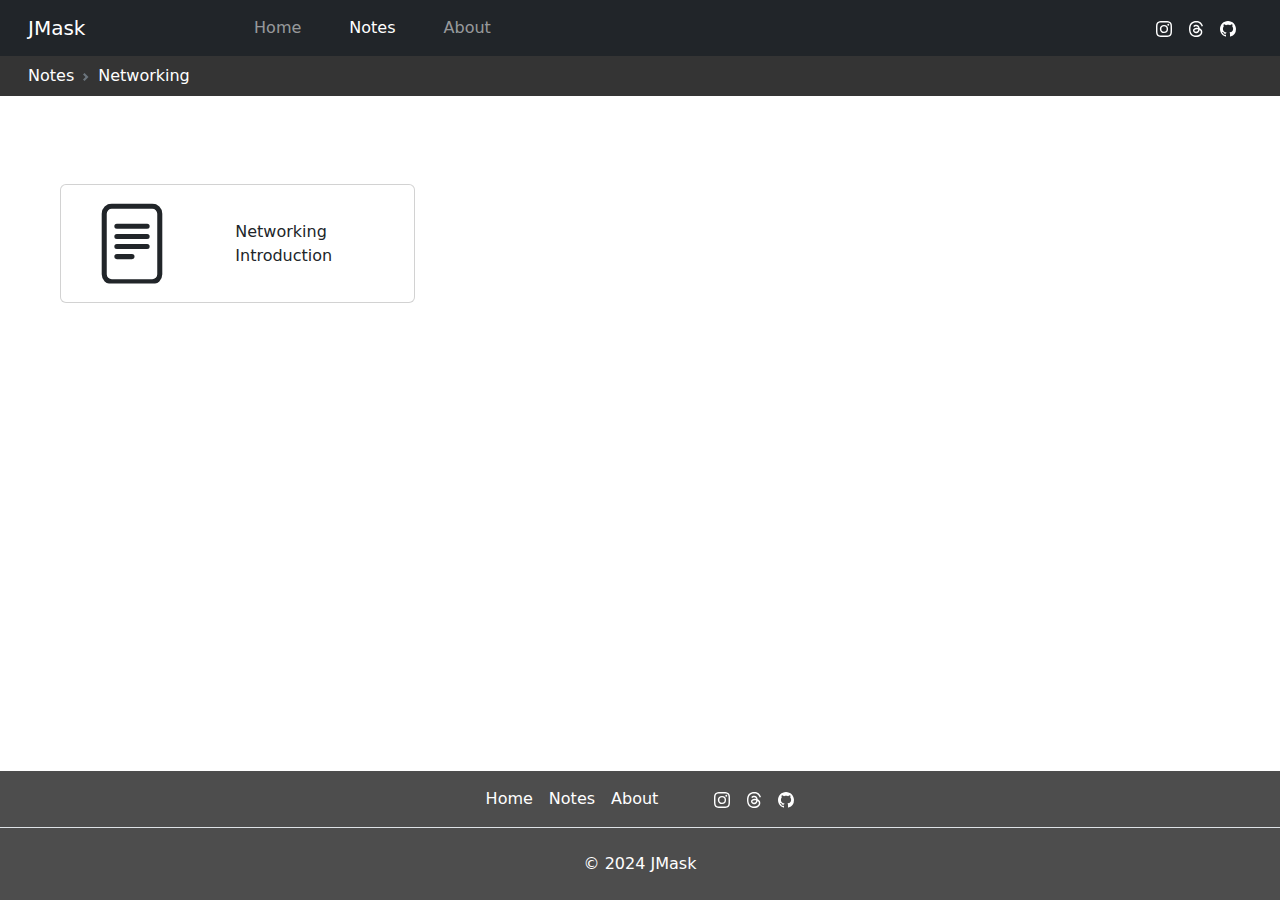
<file: articles/networking/index.html>
<!DOCTYPE html>
<html lang="en">

<head>
  <meta charset="utf-8">
  <meta name="viewport" content="width=device-width, initial-scale=1">
  <title>JMask</title>
  <link href="/static/css/bootstrap.css" rel="stylesheet" type="text/css">
  <link href="/static/css/website.css" rel="stylesheet" type="text/css">
  <script src="/static/js/popper.js"></script>
  <script src="/static/js/bootstrap.js"></script>
  <script src="/static/js/website.js"></script>
  <link rel="stylesheet" href="https://cdn.jsdelivr.net/npm/bootstrap-icons@1.10.3/font/bootstrap-icons.css">
</head>

<body id="home">
    <nav class="navbar navbar-expand-xl bg-dark navbar-dark sticky-top" id="main-nav">
        <div class="container-fluid">
            <button class="navbar-toggler" type="button" data-bs-toggle="collapse" data-bs-target="#navbarSupportedContent" aria-controls="navbarSupportedContent" aria-expanded="false" aria-label="Toggle navigation">
            <span class="navbar-toggler-icon"></span>
            </button>
            <a class="navbar-brand me-auto px-3" href="/">JMask</a>
            <div class="collapse navbar-collapse offset-1 px-4" id="navbarSupportedContent">
            <ul class="navbar-nav me-auto mb-2 mb-lg-0 nav">
                <li class="nav-item px-3">
                <a id="home-link" class=" nav-link" href="/#home">Home</a>
                </li>
                <li class="nav-item px-3">
                <a  class=" nav-link active" href="/articles">Notes</a>
                </li>
                <li class="nav-item px-3">
                <a id="about-link" class=" nav-link" href="/#about">About</a>
                </li>
            </ul>
            <ul class="navbar-nav  ms-md-auto ">
                <a class="nav-item col-5 col-lg-auto px-2 py-1 icon-link" href="https://www.instagram.com/jack.mascher" target="_blank">
                <svg class="text-white navbar-nav-svg" xmlns="http://www.w3.org/2000/svg" width="16" height="16" fill="currentColor" class="bi bi-instagram" viewBox="0 0 16 16" role="img">
                    <path d="M8 0C5.829 0 5.556.01 4.703.048 3.85.088 3.269.222 2.76.42a3.917 3.917 0 0 0-1.417.923A3.927 3.927 0 0 0 .42 2.76C.222 3.268.087 3.85.048 4.7.01 5.555 0 5.827 0 8.001c0 2.172.01 2.444.048 3.297.04.852.174 1.433.372 1.942.205.526.478.972.923 1.417.444.445.89.719 1.416.923.51.198 1.09.333 1.942.372C5.555 15.99 5.827 16 8 16s2.444-.01 3.298-.048c.851-.04 1.434-.174 1.943-.372a3.916 3.916 0 0 0 1.416-.923c.445-.445.718-.891.923-1.417.197-.509.332-1.09.372-1.942C15.99 10.445 16 10.173 16 8s-.01-2.445-.048-3.299c-.04-.851-.175-1.433-.372-1.941a3.926 3.926 0 0 0-.923-1.417A3.911 3.911 0 0 0 13.24.42c-.51-.198-1.092-.333-1.943-.372C10.443.01 10.172 0 7.998 0h.003zm-.717 1.442h.718c2.136 0 2.389.007 3.232.046.78.035 1.204.166 1.486.275.373.145.64.319.92.599.28.28.453.546.598.92.11.281.24.705.275 1.485.039.843.047 1.096.047 3.231s-.008 2.389-.047 3.232c-.035.78-.166 1.203-.275 1.485a2.47 2.47 0 0 1-.599.919c-.28.28-.546.453-.92.598-.28.11-.704.24-1.485.276-.843.038-1.096.047-3.232.047s-2.39-.009-3.233-.047c-.78-.036-1.203-.166-1.485-.276a2.478 2.478 0 0 1-.92-.598 2.48 2.48 0 0 1-.6-.92c-.109-.281-.24-.705-.275-1.485-.038-.843-.046-1.096-.046-3.233 0-2.136.008-2.388.046-3.231.036-.78.166-1.204.276-1.486.145-.373.319-.64.599-.92.28-.28.546-.453.92-.598.282-.11.705-.24 1.485-.276.738-.034 1.024-.044 2.515-.045v.002zm4.988 1.328a.96.96 0 1 0 0 1.92.96.96 0 0 0 0-1.92zm-4.27 1.122a4.109 4.109 0 1 0 0 8.217 4.109 4.109 0 0 0 0-8.217zm0 1.441a2.667 2.667 0 1 1 0 5.334 2.667 2.667 0 0 1 0-5.334z"/>
                </svg>
                </a>
                <a class="nav-item col-6 col-lg-auto px-2 py-1 icon-link" href="https://www.threads.net/@jack.mascher" target="_blank">
                    <svg xmlns="http://www.w3.org/2000/svg" width="16" height="16" fill="white" class="bi bi-threads" viewBox="0 0 16 16">
                        <path d="M6.321 6.016c-.27-.18-1.166-.802-1.166-.802.756-1.081 1.753-1.502 3.132-1.502.975 0 1.803.327 2.394.948s.928 1.509 1.005 2.644q.492.207.905.484c1.109.745 1.719 1.86 1.719 3.137 0 2.716-2.226 5.075-6.256 5.075C4.594 16 1 13.987 1 7.994 1 2.034 4.482 0 8.044 0 9.69 0 13.55.243 15 5.036l-1.36.353C12.516 1.974 10.163 1.43 8.006 1.43c-3.565 0-5.582 2.171-5.582 6.79 0 4.143 2.254 6.343 5.63 6.343 2.777 0 4.847-1.443 4.847-3.556 0-1.438-1.208-2.127-1.27-2.127-.236 1.234-.868 3.31-3.644 3.31-1.618 0-3.013-1.118-3.013-2.582 0-2.09 1.984-2.847 3.55-2.847.586 0 1.294.04 1.663.114 0-.637-.54-1.728-1.9-1.728-1.25 0-1.566.405-1.967.868ZM8.716 8.19c-2.04 0-2.304.87-2.304 1.416 0 .878 1.043 1.168 1.6 1.168 1.02 0 2.067-.282 2.232-2.423a6.2 6.2 0 0 0-1.528-.161"/>
                    </svg>
                </a>
                <a class="nav-item col-6 col-lg-auto px-2 py-1 icon-link" href="https://github.com/JackMasc" target="_blank">
                    <svg xmlns="http://www.w3.org/2000/svg" width="16" height="16" fill="white" class="bi bi-github" viewBox="0 0 16 16">
                        <path d="M8 0C3.58 0 0 3.58 0 8c0 3.54 2.29 6.53 5.47 7.59.4.07.55-.17.55-.38 0-.19-.01-.82-.01-1.49-2.01.37-2.53-.49-2.69-.94-.09-.23-.48-.94-.82-1.13-.28-.15-.68-.52-.01-.53.63-.01 1.08.58 1.23.82.72 1.21 1.87.87 2.33.66.07-.52.28-.87.51-1.07-1.78-.2-3.64-.89-3.64-3.95 0-.87.31-1.59.82-2.15-.08-.2-.36-1.02.08-2.12 0 0 .67-.21 2.2.82.64-.18 1.32-.27 2-.27s1.36.09 2 .27c1.53-1.04 2.2-.82 2.2-.82.44 1.1.16 1.92.08 2.12.51.56.82 1.27.82 2.15 0 3.07-1.87 3.75-3.65 3.95.29.25.54.73.54 1.48 0 1.07-.01 1.93-.01 2.2 0 .21.15.46.55.38A8.01 8.01 0 0 0 16 8c0-4.42-3.58-8-8-8"/>
                    </svg>
                </a>
            </ul>
            </div>
        </div>
    </nav>

    

    <nav class="my-breadcrumb px-1" style=" --bs-breadcrumb-divider: url(&#34;data:image/svg+xml,%3Csvg xmlns='http://www.w3.org/2000/svg' width='8' height='8'%3E%3Cpath d='M2.5 0L1 1.5 3.5 4 1 6.5 2.5 8l4-4-4-4z' fill='%236c757d'/%3E%3C/svg%3E&#34;);" aria-label="breadcrumb">
        <ol class="breadcrumb px-4 py-2">
        <li class="breadcrumb-item nav-link"><a href="/articles" class="nav-link">Notes</a></li>
        <li class="breadcrumb-item active" style="color: white;" aria-current="page">Networking</li>
        </ol>
    </nav>




<div class="container-fluid px-4 py-3 p-md-5">
    <div class="row row-cols-1 row-cols-md-2 row-cols-xl-3 row-cols-xxl-4">

      <div class="col p-3  p-md-4 ">
        <a href="introduction" class="nav-link card my-box" >
            <div class="row p-2 ">
              <div class="col-5">
                <svg xmlns="http://www.w3.org/2000/svg" width="10" height="10" fill="currentColor" class="bi bi-file-text img-fluid rounded-start my-img my-relative-positioning" viewBox="0 0 16 16">
                    <path d="M5 4a.5.5 0 0 0 0 1h6a.5.5 0 0 0 0-1H5zm-.5 2.5A.5.5 0 0 1 5 6h6a.5.5 0 0 1 0 1H5a.5.5 0 0 1-.5-.5zM5 8a.5.5 0 0 0 0 1h6a.5.5 0 0 0 0-1H5zm0 2a.5.5 0 0 0 0 1h3a.5.5 0 0 0 0-1H5z"/>
                    <path d="M2 2a2 2 0 0 1 2-2h8a2 2 0 0 1 2 2v12a2 2 0 0 1-2 2H4a2 2 0 0 1-2-2V2zm10-1H4a1 1 0 0 0-1 1v12a1 1 0 0 0 1 1h8a1 1 0 0 0 1-1V2a1 1 0 0 0-1-1z"/>
                </svg>
              </div>
              <div class="col-7 ">
                <div class="my-relative-positioning px-md-3 my-article-title"  >
                  Networking Introduction
                </div>
              </div>
            </div>
        </a>
      </div>

    </div>
</div>





    <div class="scroll-top hidden ">
        <svg xmlns="http://www.w3.org/2000/svg" width="45" height="45" fill="currentColor" class=" bi bi-arrow-up-circle-fill" viewBox="0 0 16 16" >
            <path d="M16 8A8 8 0 1 0 0 8a8 8 0 0 0 16 0zm-7.5 3.5a.5.5 0 0 1-1 0V5.707L5.354 7.854a.5.5 0 1 1-.708-.708l3-3a.5.5 0 0 1 .708 0l3 3a.5.5 0 0 1-.708.708L8.5 5.707V11.5z"/>
        </svg>
    </div>

    <footer class="py-2 footer-style text-center">
        <ul class="nav justify-content-center border-bottom pb-2 mb-2">
            <li class="nav-item"><a href="/" class="nav-link px-2 text-white">Home</a></li>
            <li class="nav-item"><a href="/articles" class="nav-link px-2 text-white">Notes</a></li>
            <li class="nav-item"><a href="/#about" class="nav-link px-2 text-white">About</a></li>
            <a class="px-2 pt-2 nav-item ps-5 icon-link" href="https://www.instagram.com/jack.mascher" target="_blank">
                <svg class="text-white navbar-nav-svg" xmlns="http://www.w3.org/2000/svg" width="16" height="16" fill="currentColor" class="bi bi-instagram" viewBox="0 0 16 16" role="img">
                    <path d="M8 0C5.829 0 5.556.01 4.703.048 3.85.088 3.269.222 2.76.42a3.917 3.917 0 0 0-1.417.923A3.927 3.927 0 0 0 .42 2.76C.222 3.268.087 3.85.048 4.7.01 5.555 0 5.827 0 8.001c0 2.172.01 2.444.048 3.297.04.852.174 1.433.372 1.942.205.526.478.972.923 1.417.444.445.89.719 1.416.923.51.198 1.09.333 1.942.372C5.555 15.99 5.827 16 8 16s2.444-.01 3.298-.048c.851-.04 1.434-.174 1.943-.372a3.916 3.916 0 0 0 1.416-.923c.445-.445.718-.891.923-1.417.197-.509.332-1.09.372-1.942C15.99 10.445 16 10.173 16 8s-.01-2.445-.048-3.299c-.04-.851-.175-1.433-.372-1.941a3.926 3.926 0 0 0-.923-1.417A3.911 3.911 0 0 0 13.24.42c-.51-.198-1.092-.333-1.943-.372C10.443.01 10.172 0 7.998 0h.003zm-.717 1.442h.718c2.136 0 2.389.007 3.232.046.78.035 1.204.166 1.486.275.373.145.64.319.92.599.28.28.453.546.598.92.11.281.24.705.275 1.485.039.843.047 1.096.047 3.231s-.008 2.389-.047 3.232c-.035.78-.166 1.203-.275 1.485a2.47 2.47 0 0 1-.599.919c-.28.28-.546.453-.92.598-.28.11-.704.24-1.485.276-.843.038-1.096.047-3.232.047s-2.39-.009-3.233-.047c-.78-.036-1.203-.166-1.485-.276a2.478 2.478 0 0 1-.92-.598 2.48 2.48 0 0 1-.6-.92c-.109-.281-.24-.705-.275-1.485-.038-.843-.046-1.096-.046-3.233 0-2.136.008-2.388.046-3.231.036-.78.166-1.204.276-1.486.145-.373.319-.64.599-.92.28-.28.546-.453.92-.598.282-.11.705-.24 1.485-.276.738-.034 1.024-.044 2.515-.045v.002zm4.988 1.328a.96.96 0 1 0 0 1.92.96.96 0 0 0 0-1.92zm-4.27 1.122a4.109 4.109 0 1 0 0 8.217 4.109 4.109 0 0 0 0-8.217zm0 1.441a2.667 2.667 0 1 1 0 5.334 2.667 2.667 0 0 1 0-5.334z"/>
                </svg>
            </a>
            <a class="px-2  pt-2 nav-item icon-link" href="https://www.threads.net/@jack.mascher" target="_blank">
                <svg xmlns="http://www.w3.org/2000/svg" width="16" height="16" fill="white" class="bi bi-threads" viewBox="0 0 16 16">
                    <path d="M6.321 6.016c-.27-.18-1.166-.802-1.166-.802.756-1.081 1.753-1.502 3.132-1.502.975 0 1.803.327 2.394.948s.928 1.509 1.005 2.644q.492.207.905.484c1.109.745 1.719 1.86 1.719 3.137 0 2.716-2.226 5.075-6.256 5.075C4.594 16 1 13.987 1 7.994 1 2.034 4.482 0 8.044 0 9.69 0 13.55.243 15 5.036l-1.36.353C12.516 1.974 10.163 1.43 8.006 1.43c-3.565 0-5.582 2.171-5.582 6.79 0 4.143 2.254 6.343 5.63 6.343 2.777 0 4.847-1.443 4.847-3.556 0-1.438-1.208-2.127-1.27-2.127-.236 1.234-.868 3.31-3.644 3.31-1.618 0-3.013-1.118-3.013-2.582 0-2.09 1.984-2.847 3.55-2.847.586 0 1.294.04 1.663.114 0-.637-.54-1.728-1.9-1.728-1.25 0-1.566.405-1.967.868ZM8.716 8.19c-2.04 0-2.304.87-2.304 1.416 0 .878 1.043 1.168 1.6 1.168 1.02 0 2.067-.282 2.232-2.423a6.2 6.2 0 0 0-1.528-.161"/>
                </svg>
            </a>
            <a class="px-2  pt-2 nav-item icon-link" href="https://github.com/JackMasc" target="_blank">
                <svg xmlns="http://www.w3.org/2000/svg" width="16" height="16" fill="white" class="bi bi-github" viewBox="0 0 16 16">
                    <path d="M8 0C3.58 0 0 3.58 0 8c0 3.54 2.29 6.53 5.47 7.59.4.07.55-.17.55-.38 0-.19-.01-.82-.01-1.49-2.01.37-2.53-.49-2.69-.94-.09-.23-.48-.94-.82-1.13-.28-.15-.68-.52-.01-.53.63-.01 1.08.58 1.23.82.72 1.21 1.87.87 2.33.66.07-.52.28-.87.51-1.07-1.78-.2-3.64-.89-3.64-3.95 0-.87.31-1.59.82-2.15-.08-.2-.36-1.02.08-2.12 0 0 .67-.21 2.2.82.64-.18 1.32-.27 2-.27s1.36.09 2 .27c1.53-1.04 2.2-.82 2.2-.82.44 1.1.16 1.92.08 2.12.51.56.82 1.27.82 2.15 0 3.07-1.87 3.75-3.65 3.95.29.25.54.73.54 1.48 0 1.07-.01 1.93-.01 2.2 0 .21.15.46.55.38A8.01 8.01 0 0 0 16 8c0-4.42-3.58-8-8-8"/>
                </svg>
            </a>
        </ul>
        <p>
            <a class="text-center text-white pt-3 nav-link icon-link" href="#">© 2024 JMask</a>
        </p>
    </footer>
</body>

</html>
</file>
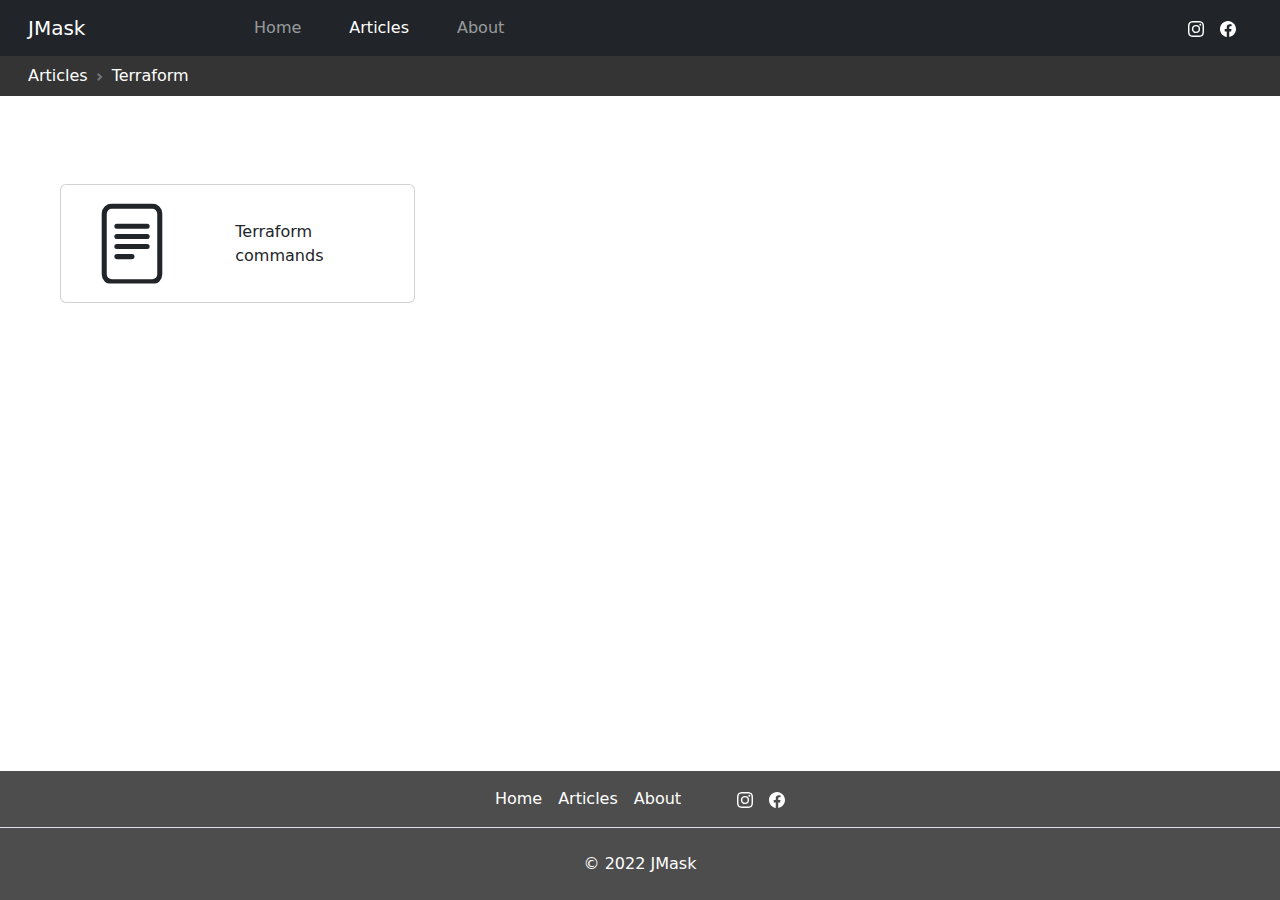
<file: articles/terraform/index.html>
<!DOCTYPE html>
<html lang="en">

<head>
  <meta charset="utf-8">
  <meta name="viewport" content="width=device-width, initial-scale=1">
  <title>JMask</title>
  <link href="/static/css/bootstrap.css" rel="stylesheet" type="text/css">
  <link href="/static/css/website.css" rel="stylesheet" type="text/css">
  <script src="/static/js/popper.js"></script>
  <script src="/static/js/bootstrap.js"></script>
  <script src="/static/js/website.js"></script>
  <link rel="stylesheet" href="https://cdn.jsdelivr.net/npm/bootstrap-icons@1.10.3/font/bootstrap-icons.css">
</head>

<body>
    <nav class="navbar navbar-expand-xl bg-dark navbar-dark sticky-top" id="main-nav">
        <div class="container-fluid">
            <button class="navbar-toggler" type="button" data-bs-toggle="collapse" data-bs-target="#navbarSupportedContent" aria-controls="navbarSupportedContent" aria-expanded="false" aria-label="Toggle navigation">
            <span class="navbar-toggler-icon"></span>
            </button>
            <a class="navbar-brand me-auto px-3" href="#">JMask</a>
            <div class="collapse navbar-collapse offset-1 px-4" id="navbarSupportedContent">
            <ul class="navbar-nav me-auto mb-2 mb-lg-0 nav">
                <li class="nav-item px-3">
                <a class=" nav-link" href="/">Home</a>
                </li>
                <li class="nav-item px-3">
                <a  class=" nav-link active" href="/articles">Articles</a>
                </li>
                <li class="nav-item px-3">
                <a class=" nav-link" href="/about">About</a>
                </li>
            </ul>
            <ul class="navbar-nav  ms-md-auto ">
                <a href="#" class="nav-item col-5 col-lg-auto px-2 py-1 instagram-link">
                <svg class="text-white navbar-nav-svg" xmlns="http://www.w3.org/2000/svg" width="16" height="16" fill="currentColor" class="bi bi-instagram" viewBox="0 0 16 16" role="img">
                    <path d="M8 0C5.829 0 5.556.01 4.703.048 3.85.088 3.269.222 2.76.42a3.917 3.917 0 0 0-1.417.923A3.927 3.927 0 0 0 .42 2.76C.222 3.268.087 3.85.048 4.7.01 5.555 0 5.827 0 8.001c0 2.172.01 2.444.048 3.297.04.852.174 1.433.372 1.942.205.526.478.972.923 1.417.444.445.89.719 1.416.923.51.198 1.09.333 1.942.372C5.555 15.99 5.827 16 8 16s2.444-.01 3.298-.048c.851-.04 1.434-.174 1.943-.372a3.916 3.916 0 0 0 1.416-.923c.445-.445.718-.891.923-1.417.197-.509.332-1.09.372-1.942C15.99 10.445 16 10.173 16 8s-.01-2.445-.048-3.299c-.04-.851-.175-1.433-.372-1.941a3.926 3.926 0 0 0-.923-1.417A3.911 3.911 0 0 0 13.24.42c-.51-.198-1.092-.333-1.943-.372C10.443.01 10.172 0 7.998 0h.003zm-.717 1.442h.718c2.136 0 2.389.007 3.232.046.78.035 1.204.166 1.486.275.373.145.64.319.92.599.28.28.453.546.598.92.11.281.24.705.275 1.485.039.843.047 1.096.047 3.231s-.008 2.389-.047 3.232c-.035.78-.166 1.203-.275 1.485a2.47 2.47 0 0 1-.599.919c-.28.28-.546.453-.92.598-.28.11-.704.24-1.485.276-.843.038-1.096.047-3.232.047s-2.39-.009-3.233-.047c-.78-.036-1.203-.166-1.485-.276a2.478 2.478 0 0 1-.92-.598 2.48 2.48 0 0 1-.6-.92c-.109-.281-.24-.705-.275-1.485-.038-.843-.046-1.096-.046-3.233 0-2.136.008-2.388.046-3.231.036-.78.166-1.204.276-1.486.145-.373.319-.64.599-.92.28-.28.546-.453.92-.598.282-.11.705-.24 1.485-.276.738-.034 1.024-.044 2.515-.045v.002zm4.988 1.328a.96.96 0 1 0 0 1.92.96.96 0 0 0 0-1.92zm-4.27 1.122a4.109 4.109 0 1 0 0 8.217 4.109 4.109 0 0 0 0-8.217zm0 1.441a2.667 2.667 0 1 1 0 5.334 2.667 2.667 0 0 1 0-5.334z"/>
                </svg>
                </a>
                <a class="nav-item col-6 col-lg-auto px-2 py-1" href="facebooklink">
                <svg class="text-white navbar-nav-svg" xmlns="http://www.w3.org/2000/svg" width="16" height="16" fill="currentColor" class="bi bi-facebook" viewBox="0 0 16 16" role="img">
                    <path d="M16 8.049c0-4.446-3.582-8.05-8-8.05C3.58 0-.002 3.603-.002 8.05c0 4.017 2.926 7.347 6.75 7.951v-5.625h-2.03V8.05H6.75V6.275c0-2.017 1.195-3.131 3.022-3.131.876 0 1.791.157 1.791.157v1.98h-1.009c-.993 0-1.303.621-1.303 1.258v1.51h2.218l-.354 2.326H9.25V16c3.824-.604 6.75-3.934 6.75-7.951z"/>
                </svg>
                </a>
            </ul>
            </div>
        </div>
    </nav>

    

    <nav class="my-breadcrumb px-1" style=" --bs-breadcrumb-divider: url(&#34;data:image/svg+xml,%3Csvg xmlns='http://www.w3.org/2000/svg' width='8' height='8'%3E%3Cpath d='M2.5 0L1 1.5 3.5 4 1 6.5 2.5 8l4-4-4-4z' fill='%236c757d'/%3E%3C/svg%3E&#34;);" aria-label="breadcrumb">
        <ol class="breadcrumb px-4 py-2">
        <li class="breadcrumb-item nav-link"><a href="/articles" class="nav-link">Articles</a></li>
        <li class="breadcrumb-item active" style="color: white;" aria-current="page">Terraform</li>
        </ol>
    </nav>



<div class="container-fluid px-4 py-3 p-md-5">
    <div class="row row-cols-1 row-cols-md-2 row-cols-xl-3 row-cols-xxl-4">

      <div class="col p-3  p-md-4 ">
        <a href="commands" class="nav-link card my-box" >
            <div class="row p-2 ">
              <div class="col-5">
                <svg xmlns="http://www.w3.org/2000/svg" width="10" height="10" fill="currentColor" class="bi bi-file-text img-fluid rounded-start my-img my-relative-positioning" viewBox="0 0 16 16">
                    <path d="M5 4a.5.5 0 0 0 0 1h6a.5.5 0 0 0 0-1H5zm-.5 2.5A.5.5 0 0 1 5 6h6a.5.5 0 0 1 0 1H5a.5.5 0 0 1-.5-.5zM5 8a.5.5 0 0 0 0 1h6a.5.5 0 0 0 0-1H5zm0 2a.5.5 0 0 0 0 1h3a.5.5 0 0 0 0-1H5z"/>
                    <path d="M2 2a2 2 0 0 1 2-2h8a2 2 0 0 1 2 2v12a2 2 0 0 1-2 2H4a2 2 0 0 1-2-2V2zm10-1H4a1 1 0 0 0-1 1v12a1 1 0 0 0 1 1h8a1 1 0 0 0 1-1V2a1 1 0 0 0-1-1z"/>
                </svg>
              </div>
              <div class="col-7 ">
                <div class="my-relative-positioning px-md-3 my-article-title"  >
                  Terraform commands
                </div>
              </div>
            </div>
        </a>
      </div>

    </div>
</div>





    <div class="scroll-top hidden ">
        <svg xmlns="http://www.w3.org/2000/svg" width="45" height="45" fill="currentColor" class=" bi bi-arrow-up-circle-fill" viewBox="0 0 16 16" >
            <path d="M16 8A8 8 0 1 0 0 8a8 8 0 0 0 16 0zm-7.5 3.5a.5.5 0 0 1-1 0V5.707L5.354 7.854a.5.5 0 1 1-.708-.708l3-3a.5.5 0 0 1 .708 0l3 3a.5.5 0 0 1-.708.708L8.5 5.707V11.5z"/>
        </svg>
    </div>

    <footer class="py-2 footer-style text-center">
        <ul class="nav justify-content-center border-bottom pb-2 mb-2">
            <li class="nav-item"><a href="/" class="nav-link px-2 text-white">Home</a></li>
            <li class="nav-item"><a href="/articles" class="nav-link px-2 text-white">Articles</a></li>
            <li class="nav-item"><a href="/about" class="nav-link px-2 text-white">About</a></li>
            <a class="px-2 pt-2 nav-item ps-5 instagram-link" href="#">
                <svg class="text-white navbar-nav-svg" xmlns="http://www.w3.org/2000/svg" width="16" height="16" fill="currentColor" class="bi bi-instagram" viewBox="0 0 16 16" role="img">
                    <path d="M8 0C5.829 0 5.556.01 4.703.048 3.85.088 3.269.222 2.76.42a3.917 3.917 0 0 0-1.417.923A3.927 3.927 0 0 0 .42 2.76C.222 3.268.087 3.85.048 4.7.01 5.555 0 5.827 0 8.001c0 2.172.01 2.444.048 3.297.04.852.174 1.433.372 1.942.205.526.478.972.923 1.417.444.445.89.719 1.416.923.51.198 1.09.333 1.942.372C5.555 15.99 5.827 16 8 16s2.444-.01 3.298-.048c.851-.04 1.434-.174 1.943-.372a3.916 3.916 0 0 0 1.416-.923c.445-.445.718-.891.923-1.417.197-.509.332-1.09.372-1.942C15.99 10.445 16 10.173 16 8s-.01-2.445-.048-3.299c-.04-.851-.175-1.433-.372-1.941a3.926 3.926 0 0 0-.923-1.417A3.911 3.911 0 0 0 13.24.42c-.51-.198-1.092-.333-1.943-.372C10.443.01 10.172 0 7.998 0h.003zm-.717 1.442h.718c2.136 0 2.389.007 3.232.046.78.035 1.204.166 1.486.275.373.145.64.319.92.599.28.28.453.546.598.92.11.281.24.705.275 1.485.039.843.047 1.096.047 3.231s-.008 2.389-.047 3.232c-.035.78-.166 1.203-.275 1.485a2.47 2.47 0 0 1-.599.919c-.28.28-.546.453-.92.598-.28.11-.704.24-1.485.276-.843.038-1.096.047-3.232.047s-2.39-.009-3.233-.047c-.78-.036-1.203-.166-1.485-.276a2.478 2.478 0 0 1-.92-.598 2.48 2.48 0 0 1-.6-.92c-.109-.281-.24-.705-.275-1.485-.038-.843-.046-1.096-.046-3.233 0-2.136.008-2.388.046-3.231.036-.78.166-1.204.276-1.486.145-.373.319-.64.599-.92.28-.28.546-.453.92-.598.282-.11.705-.24 1.485-.276.738-.034 1.024-.044 2.515-.045v.002zm4.988 1.328a.96.96 0 1 0 0 1.92.96.96 0 0 0 0-1.92zm-4.27 1.122a4.109 4.109 0 1 0 0 8.217 4.109 4.109 0 0 0 0-8.217zm0 1.441a2.667 2.667 0 1 1 0 5.334 2.667 2.667 0 0 1 0-5.334z"/>
                </svg>
            </a>
            <a class="px-2  pt-2 nav-item facebook-link" href="#">
                <svg class="text-white navbar-nav-svg" xmlns="http://www.w3.org/2000/svg" width="16" height="16" fill="currentColor" class="bi bi-facebook" viewBox="0 0 16 16" role="img">
                    <path d="M16 8.049c0-4.446-3.582-8.05-8-8.05C3.58 0-.002 3.603-.002 8.05c0 4.017 2.926 7.347 6.75 7.951v-5.625h-2.03V8.05H6.75V6.275c0-2.017 1.195-3.131 3.022-3.131.876 0 1.791.157 1.791.157v1.98h-1.009c-.993 0-1.303.621-1.303 1.258v1.51h2.218l-.354 2.326H9.25V16c3.824-.604 6.75-3.934 6.75-7.951z"/>
                </svg>
            </a>
        </ul>
        <p>
            <a class="text-center text-white pt-3 nav-link copyright-link" href="#">© 2022 JMask</a>  
        </p>
    </footer>
</body>

</html>
</file>
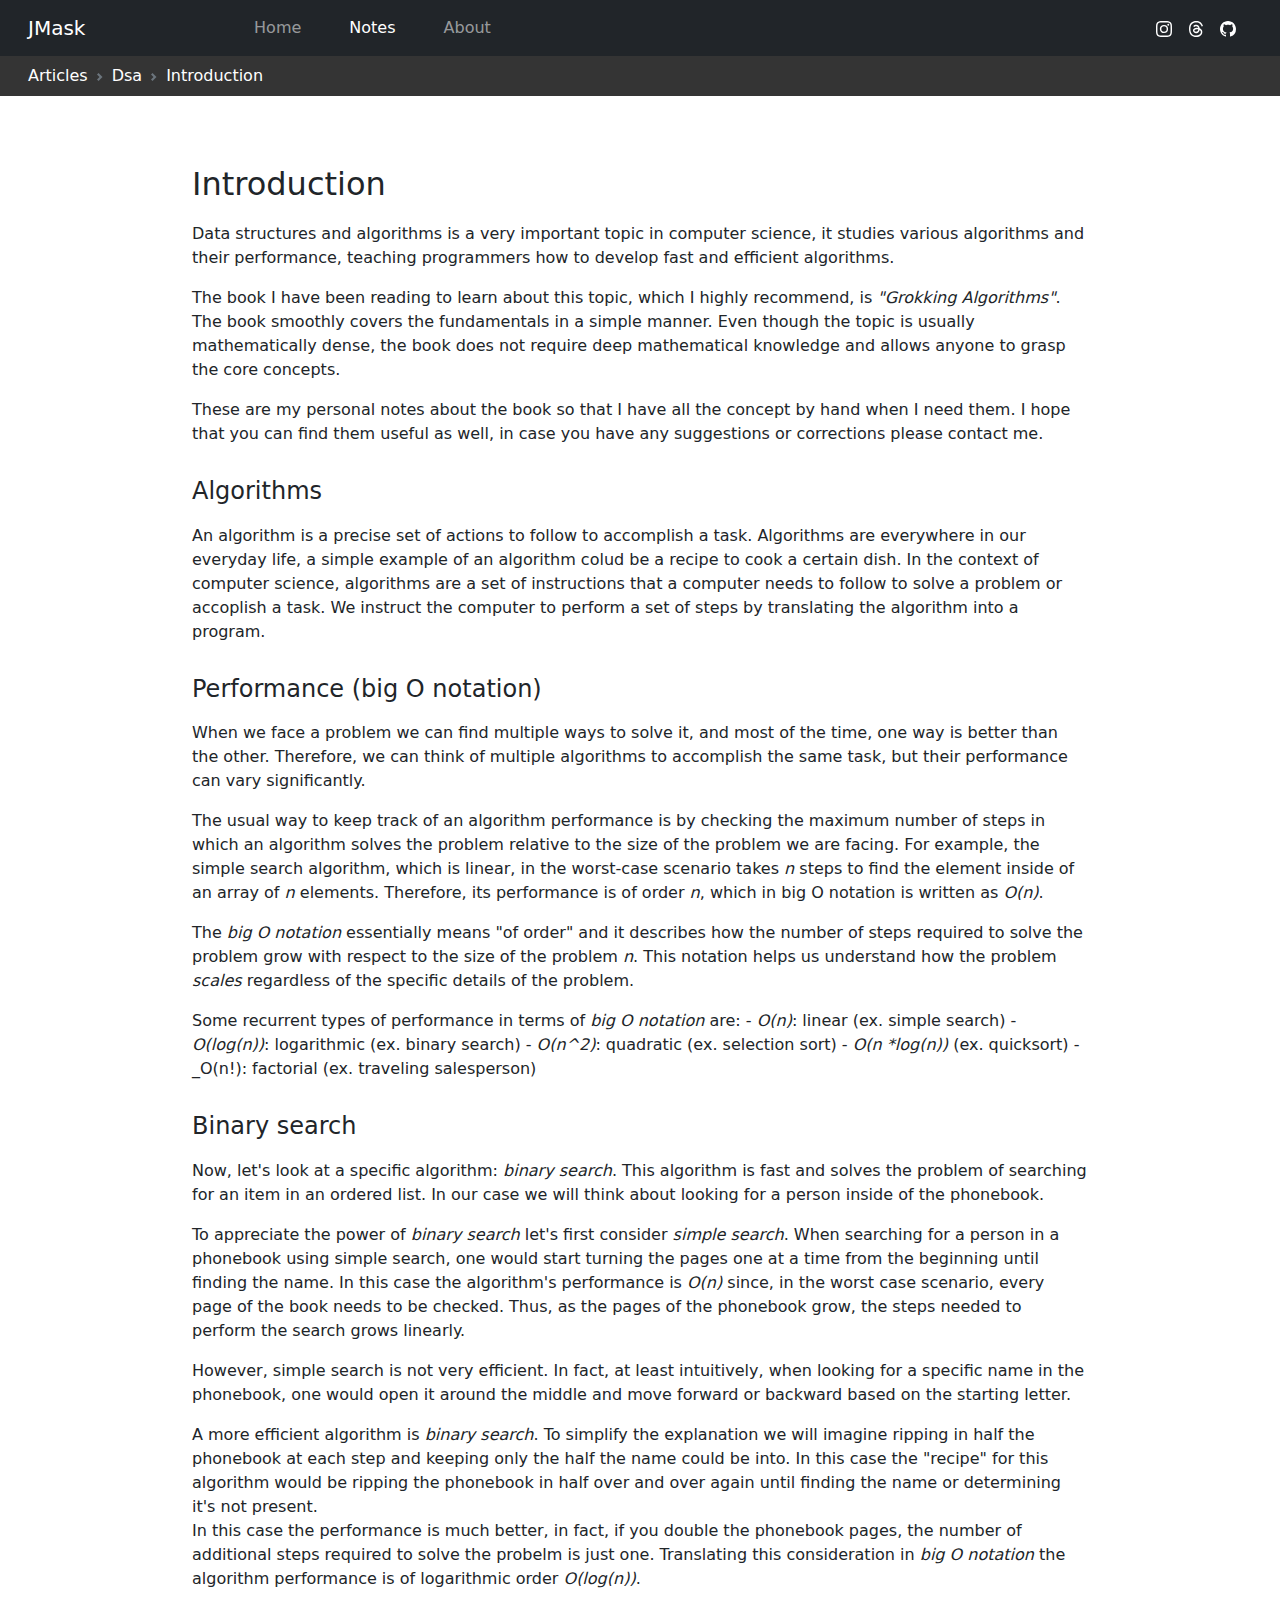
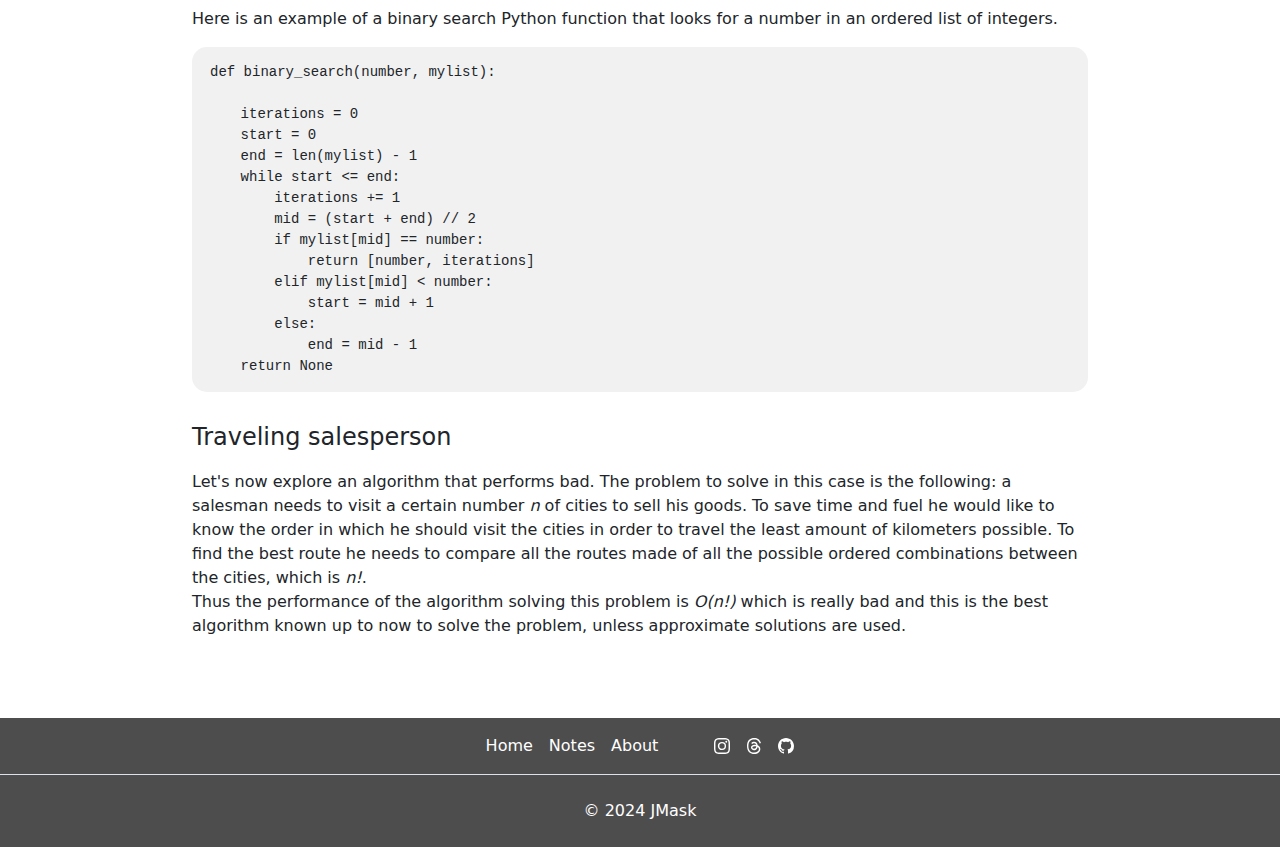
<file: articles/dsa/introduction/index.html>
<!DOCTYPE html>
<html lang="en">

<head>
  <meta charset="utf-8">
  <meta name="viewport" content="width=device-width, initial-scale=1">
  <title>JMask</title>
  <link href="/static/css/bootstrap.css" rel="stylesheet" type="text/css">
  <link href="/static/css/website.css" rel="stylesheet" type="text/css">
  <script src="/static/js/popper.js"></script>
  <script src="/static/js/bootstrap.js"></script>
  <script src="/static/js/website.js"></script>
  <link rel="stylesheet" href="https://cdn.jsdelivr.net/npm/bootstrap-icons@1.10.3/font/bootstrap-icons.css">
</head>

<body id="home">
    <nav class="navbar navbar-expand-xl bg-dark navbar-dark sticky-top" id="main-nav">
        <div class="container-fluid">
            <button class="navbar-toggler" type="button" data-bs-toggle="collapse" data-bs-target="#navbarSupportedContent" aria-controls="navbarSupportedContent" aria-expanded="false" aria-label="Toggle navigation">
            <span class="navbar-toggler-icon"></span>
            </button>
            <a class="navbar-brand me-auto px-3" href="/">JMask</a>
            <div class="collapse navbar-collapse offset-1 px-4" id="navbarSupportedContent">
            <ul class="navbar-nav me-auto mb-2 mb-lg-0 nav">
                <li class="nav-item px-3">
                <a id="home-link" class=" nav-link" href="/#home">Home</a>
                </li>
                <li class="nav-item px-3">
                <a id="article-link" class=" nav-link active" href="/articles">Notes</a>
                </li>
                <li class="nav-item px-3">
                <a id="about-link" class=" nav-link" href="/#about">About</a>
                </li>
            </ul>
            <ul class="navbar-nav  ms-md-auto ">
                <a class="nav-item col-5 col-lg-auto px-2 py-1 icon-link" href="https://www.instagram.com/jack.mascher" target="_blank">
                <svg class="text-white navbar-nav-svg" xmlns="http://www.w3.org/2000/svg" width="16" height="16" fill="currentColor" class="bi bi-instagram" viewBox="0 0 16 16" role="img">
                    <path d="M8 0C5.829 0 5.556.01 4.703.048 3.85.088 3.269.222 2.76.42a3.917 3.917 0 0 0-1.417.923A3.927 3.927 0 0 0 .42 2.76C.222 3.268.087 3.85.048 4.7.01 5.555 0 5.827 0 8.001c0 2.172.01 2.444.048 3.297.04.852.174 1.433.372 1.942.205.526.478.972.923 1.417.444.445.89.719 1.416.923.51.198 1.09.333 1.942.372C5.555 15.99 5.827 16 8 16s2.444-.01 3.298-.048c.851-.04 1.434-.174 1.943-.372a3.916 3.916 0 0 0 1.416-.923c.445-.445.718-.891.923-1.417.197-.509.332-1.09.372-1.942C15.99 10.445 16 10.173 16 8s-.01-2.445-.048-3.299c-.04-.851-.175-1.433-.372-1.941a3.926 3.926 0 0 0-.923-1.417A3.911 3.911 0 0 0 13.24.42c-.51-.198-1.092-.333-1.943-.372C10.443.01 10.172 0 7.998 0h.003zm-.717 1.442h.718c2.136 0 2.389.007 3.232.046.78.035 1.204.166 1.486.275.373.145.64.319.92.599.28.28.453.546.598.92.11.281.24.705.275 1.485.039.843.047 1.096.047 3.231s-.008 2.389-.047 3.232c-.035.78-.166 1.203-.275 1.485a2.47 2.47 0 0 1-.599.919c-.28.28-.546.453-.92.598-.28.11-.704.24-1.485.276-.843.038-1.096.047-3.232.047s-2.39-.009-3.233-.047c-.78-.036-1.203-.166-1.485-.276a2.478 2.478 0 0 1-.92-.598 2.48 2.48 0 0 1-.6-.92c-.109-.281-.24-.705-.275-1.485-.038-.843-.046-1.096-.046-3.233 0-2.136.008-2.388.046-3.231.036-.78.166-1.204.276-1.486.145-.373.319-.64.599-.92.28-.28.546-.453.92-.598.282-.11.705-.24 1.485-.276.738-.034 1.024-.044 2.515-.045v.002zm4.988 1.328a.96.96 0 1 0 0 1.92.96.96 0 0 0 0-1.92zm-4.27 1.122a4.109 4.109 0 1 0 0 8.217 4.109 4.109 0 0 0 0-8.217zm0 1.441a2.667 2.667 0 1 1 0 5.334 2.667 2.667 0 0 1 0-5.334z"/>
                </svg>
                </a>
                <a class="nav-item col-6 col-lg-auto px-2 py-1 icon-link" href="https://www.threads.net/@jack.mascher" target="_blank">
                    <svg xmlns="http://www.w3.org/2000/svg" width="16" height="16" fill="white" class="bi bi-threads" viewBox="0 0 16 16">
                        <path d="M6.321 6.016c-.27-.18-1.166-.802-1.166-.802.756-1.081 1.753-1.502 3.132-1.502.975 0 1.803.327 2.394.948s.928 1.509 1.005 2.644q.492.207.905.484c1.109.745 1.719 1.86 1.719 3.137 0 2.716-2.226 5.075-6.256 5.075C4.594 16 1 13.987 1 7.994 1 2.034 4.482 0 8.044 0 9.69 0 13.55.243 15 5.036l-1.36.353C12.516 1.974 10.163 1.43 8.006 1.43c-3.565 0-5.582 2.171-5.582 6.79 0 4.143 2.254 6.343 5.63 6.343 2.777 0 4.847-1.443 4.847-3.556 0-1.438-1.208-2.127-1.27-2.127-.236 1.234-.868 3.31-3.644 3.31-1.618 0-3.013-1.118-3.013-2.582 0-2.09 1.984-2.847 3.55-2.847.586 0 1.294.04 1.663.114 0-.637-.54-1.728-1.9-1.728-1.25 0-1.566.405-1.967.868ZM8.716 8.19c-2.04 0-2.304.87-2.304 1.416 0 .878 1.043 1.168 1.6 1.168 1.02 0 2.067-.282 2.232-2.423a6.2 6.2 0 0 0-1.528-.161"/>
                    </svg>
                </a>
                <a class="nav-item col-6 col-lg-auto px-2 py-1 icon-link" href="https://github.com/JackMasc" target="_blank">
                    <svg xmlns="http://www.w3.org/2000/svg" width="16" height="16" fill="white" class="bi bi-github" viewBox="0 0 16 16">
                        <path d="M8 0C3.58 0 0 3.58 0 8c0 3.54 2.29 6.53 5.47 7.59.4.07.55-.17.55-.38 0-.19-.01-.82-.01-1.49-2.01.37-2.53-.49-2.69-.94-.09-.23-.48-.94-.82-1.13-.28-.15-.68-.52-.01-.53.63-.01 1.08.58 1.23.82.72 1.21 1.87.87 2.33.66.07-.52.28-.87.51-1.07-1.78-.2-3.64-.89-3.64-3.95 0-.87.31-1.59.82-2.15-.08-.2-.36-1.02.08-2.12 0 0 .67-.21 2.2.82.64-.18 1.32-.27 2-.27s1.36.09 2 .27c1.53-1.04 2.2-.82 2.2-.82.44 1.1.16 1.92.08 2.12.51.56.82 1.27.82 2.15 0 3.07-1.87 3.75-3.65 3.95.29.25.54.73.54 1.48 0 1.07-.01 1.93-.01 2.2 0 .21.15.46.55.38A8.01 8.01 0 0 0 16 8c0-4.42-3.58-8-8-8"/>
                    </svg>
                </a>
            </ul>
            </div>
        </div>
    </nav>

    

<nav class="my-breadcrumb px-1 sticky-nav " id="sec-nav" style=" --bs-breadcrumb-divider: url(&#34;data:image/svg+xml,%3Csvg xmlns='http://www.w3.org/2000/svg' width='8' height='8'%3E%3Cpath d='M2.5 0L1 1.5 3.5 4 1 6.5 2.5 8l4-4-4-4z' fill='%236c757d'/%3E%3C/svg%3E&#34;);" aria-label="breadcrumb">
    <ol class="breadcrumb px-4 py-2 ">
      <li class="breadcrumb-item nav-link"><a href="/articles" class="my-breadcrumb">Articles</a></li>
      <li class="breadcrumb-item nav-link "><a href="/articles/dsa" class="my-breadcrumb">Dsa</a></li>
      <li class="breadcrumb-item active" style="color: white;" aria-current="page">Introduction</li>
    </ol>
</nav>

<div class="container-fluid content-padding article" >
   


<h2>Introduction</h2>
<p>Data structures and algorithms is a very important topic in computer science, it studies various algorithms and their performance, teaching programmers how to develop fast and efficient algorithms. </p>
<p>The book I have been reading to learn about this topic, which I highly recommend, is <em>"Grokking Algorithms"</em>. The book smoothly covers the fundamentals in a simple manner. Even though the topic is usually mathematically dense, the book does not require deep mathematical knowledge and allows anyone to grasp the core concepts.</p>
<p>These are my personal notes about the book so that I have all the concept by hand when I need them. I hope that you can find them useful as well, in case you have any suggestions or corrections please contact me.</p>
<h4>Algorithms</h4>
<p>An algorithm is a precise set of actions to follow to accomplish a task. Algorithms are everywhere in our everyday life, a simple example of an algorithm colud be a recipe to cook a certain dish. In the context of computer science, algorithms are a set of instructions that a computer needs to follow to solve a problem or accoplish a task. We instruct the computer to perform a set of steps by translating the algorithm into a program.</p>
<h4>Performance (big O notation)</h4>
<p>When we face a problem we can find multiple ways to solve it, and most of the time, one way is better than the other. Therefore, we can think of multiple algorithms to accomplish the same task, but their performance can vary significantly.</p>
<p>The usual way to keep track of an algorithm performance is by checking the maximum number of steps in which an algorithm solves the problem relative to the size of the problem we are facing. For example, the simple search algorithm, which is linear, in the worst-case scenario takes <em>n</em> steps to find the element inside of an array of <em>n</em> elements. Therefore, its performance is of order <em>n</em>, which in big O notation is written as <em>O(n)</em>.</p>
<p>The <em>big O notation</em> essentially means "of order" and it describes how the number of steps required to solve the problem grow with respect to the size of the problem <em>n</em>. This notation helps us understand how the problem <em>scales</em> regardless of the specific details of the problem.</p>
<p>Some recurrent types of performance in terms of <em>big O notation</em> are:
- <em>O(n)</em>: linear (ex. simple search)
- <em>O(log(n))</em>: logarithmic (ex. binary search)
- <em>O(n^2)</em>: quadratic (ex. selection sort)
- <em>O(n *log(n))</em> (ex. quicksort)
-_O(n!): factorial (ex. traveling salesperson)</p>
<h4>Binary search</h4>
<p>Now, let's look at a specific algorithm: <em>binary search</em>. This algorithm is fast and solves the problem of searching for an item in an ordered list. In our case we will think about looking for a person inside of the phonebook.</p>
<p>To appreciate the power of <em>binary search</em> let's first consider <em>simple search</em>. When searching for a person in a phonebook using simple search, one would start turning the pages one at a time from the beginning until finding the name. In this case the algorithm's performance is <em>O(n)</em> since, in the worst case scenario, every page of the book needs to be checked. Thus, as the pages of the phonebook grow, the steps needed to perform the search grows linearly.</p>
<p>However, simple search is not very efficient. In fact, at least intuitively, when looking for a specific name in the phonebook, one would open it around the middle and move forward or backward based on the starting letter. </p>
<p>A more efficient algorithm is <em>binary search</em>. To simplify the explanation we will imagine ripping in half the phonebook at each step and keeping only the half the name could be into. In this case the "recipe" for this algorithm would be ripping the phonebook in half over and over again until finding the name or determining it's not present.<br>
In this case the performance is much better, in fact, if you double the phonebook pages, the number of additional steps required to solve the probelm is just one. Translating this consideration in <em>big O notation</em> the algorithm performance is of logarithmic order <em>O(log(n))</em>.</p>
<p>Here is an example of a binary search Python function that looks for a number in an ordered list of integers. </p>
<pre><code>def binary_search(number, mylist):

    iterations = 0
    start = 0
    end = len(mylist) - 1
    while start &lt;= end:
        iterations += 1
        mid = (start + end) // 2
        if mylist[mid] == number:
            return [number, iterations]
        elif mylist[mid] &lt; number:
            start = mid + 1
        else:
            end = mid - 1
    return None
</code></pre>
<h4>Traveling salesperson</h4>
<p>Let's now explore an algorithm that performs bad. The problem to solve in this case is the following: a salesman needs to visit
a certain number <em>n</em> of cities to sell his goods. To save time and fuel he would like to know the order in which he should visit the cities in order to travel
the least amount of kilometers possible. To find the best route he needs to compare all the routes made of all the possible ordered 
combinations between the cities, which is <em>n!</em>. <br>
Thus the performance of the algorithm solving this problem is <em>O(n!)</em> which is really bad and this is the best algorithm known up to now to 
solve the problem, unless approximate solutions are used.</p>



</div>



    <div class="scroll-top hidden ">
        <svg xmlns="http://www.w3.org/2000/svg" width="45" height="45" fill="currentColor" class=" bi bi-arrow-up-circle-fill" viewBox="0 0 16 16" >
            <path d="M16 8A8 8 0 1 0 0 8a8 8 0 0 0 16 0zm-7.5 3.5a.5.5 0 0 1-1 0V5.707L5.354 7.854a.5.5 0 1 1-.708-.708l3-3a.5.5 0 0 1 .708 0l3 3a.5.5 0 0 1-.708.708L8.5 5.707V11.5z"/>
        </svg>
    </div>

    <footer class="py-2 footer-style text-center">
        <ul class="nav justify-content-center border-bottom pb-2 mb-2">
            <li class="nav-item"><a href="/" class="nav-link px-2 text-white">Home</a></li>
            <li class="nav-item"><a href="/articles" class="nav-link px-2 text-white">Notes</a></li>
            <li class="nav-item"><a href="/#about" class="nav-link px-2 text-white">About</a></li>
            <a class="px-2 pt-2 nav-item ps-5 icon-link" href="https://www.instagram.com/jack.mascher" target="_blank">
                <svg class="text-white navbar-nav-svg" xmlns="http://www.w3.org/2000/svg" width="16" height="16" fill="currentColor" class="bi bi-instagram" viewBox="0 0 16 16" role="img">
                    <path d="M8 0C5.829 0 5.556.01 4.703.048 3.85.088 3.269.222 2.76.42a3.917 3.917 0 0 0-1.417.923A3.927 3.927 0 0 0 .42 2.76C.222 3.268.087 3.85.048 4.7.01 5.555 0 5.827 0 8.001c0 2.172.01 2.444.048 3.297.04.852.174 1.433.372 1.942.205.526.478.972.923 1.417.444.445.89.719 1.416.923.51.198 1.09.333 1.942.372C5.555 15.99 5.827 16 8 16s2.444-.01 3.298-.048c.851-.04 1.434-.174 1.943-.372a3.916 3.916 0 0 0 1.416-.923c.445-.445.718-.891.923-1.417.197-.509.332-1.09.372-1.942C15.99 10.445 16 10.173 16 8s-.01-2.445-.048-3.299c-.04-.851-.175-1.433-.372-1.941a3.926 3.926 0 0 0-.923-1.417A3.911 3.911 0 0 0 13.24.42c-.51-.198-1.092-.333-1.943-.372C10.443.01 10.172 0 7.998 0h.003zm-.717 1.442h.718c2.136 0 2.389.007 3.232.046.78.035 1.204.166 1.486.275.373.145.64.319.92.599.28.28.453.546.598.92.11.281.24.705.275 1.485.039.843.047 1.096.047 3.231s-.008 2.389-.047 3.232c-.035.78-.166 1.203-.275 1.485a2.47 2.47 0 0 1-.599.919c-.28.28-.546.453-.92.598-.28.11-.704.24-1.485.276-.843.038-1.096.047-3.232.047s-2.39-.009-3.233-.047c-.78-.036-1.203-.166-1.485-.276a2.478 2.478 0 0 1-.92-.598 2.48 2.48 0 0 1-.6-.92c-.109-.281-.24-.705-.275-1.485-.038-.843-.046-1.096-.046-3.233 0-2.136.008-2.388.046-3.231.036-.78.166-1.204.276-1.486.145-.373.319-.64.599-.92.28-.28.546-.453.92-.598.282-.11.705-.24 1.485-.276.738-.034 1.024-.044 2.515-.045v.002zm4.988 1.328a.96.96 0 1 0 0 1.92.96.96 0 0 0 0-1.92zm-4.27 1.122a4.109 4.109 0 1 0 0 8.217 4.109 4.109 0 0 0 0-8.217zm0 1.441a2.667 2.667 0 1 1 0 5.334 2.667 2.667 0 0 1 0-5.334z"/>
                </svg>
            </a>
            <a class="px-2  pt-2 nav-item icon-link" href="https://www.threads.net/@jack.mascher" target="_blank">
                <svg xmlns="http://www.w3.org/2000/svg" width="16" height="16" fill="white" class="bi bi-threads" viewBox="0 0 16 16">
                    <path d="M6.321 6.016c-.27-.18-1.166-.802-1.166-.802.756-1.081 1.753-1.502 3.132-1.502.975 0 1.803.327 2.394.948s.928 1.509 1.005 2.644q.492.207.905.484c1.109.745 1.719 1.86 1.719 3.137 0 2.716-2.226 5.075-6.256 5.075C4.594 16 1 13.987 1 7.994 1 2.034 4.482 0 8.044 0 9.69 0 13.55.243 15 5.036l-1.36.353C12.516 1.974 10.163 1.43 8.006 1.43c-3.565 0-5.582 2.171-5.582 6.79 0 4.143 2.254 6.343 5.63 6.343 2.777 0 4.847-1.443 4.847-3.556 0-1.438-1.208-2.127-1.27-2.127-.236 1.234-.868 3.31-3.644 3.31-1.618 0-3.013-1.118-3.013-2.582 0-2.09 1.984-2.847 3.55-2.847.586 0 1.294.04 1.663.114 0-.637-.54-1.728-1.9-1.728-1.25 0-1.566.405-1.967.868ZM8.716 8.19c-2.04 0-2.304.87-2.304 1.416 0 .878 1.043 1.168 1.6 1.168 1.02 0 2.067-.282 2.232-2.423a6.2 6.2 0 0 0-1.528-.161"/>
                </svg>
            </a>
            <a class="px-2  pt-2 nav-item icon-link" href="https://github.com/JackMasc" target="_blank">
                <svg xmlns="http://www.w3.org/2000/svg" width="16" height="16" fill="white" class="bi bi-github" viewBox="0 0 16 16">
                    <path d="M8 0C3.58 0 0 3.58 0 8c0 3.54 2.29 6.53 5.47 7.59.4.07.55-.17.55-.38 0-.19-.01-.82-.01-1.49-2.01.37-2.53-.49-2.69-.94-.09-.23-.48-.94-.82-1.13-.28-.15-.68-.52-.01-.53.63-.01 1.08.58 1.23.82.72 1.21 1.87.87 2.33.66.07-.52.28-.87.51-1.07-1.78-.2-3.64-.89-3.64-3.95 0-.87.31-1.59.82-2.15-.08-.2-.36-1.02.08-2.12 0 0 .67-.21 2.2.82.64-.18 1.32-.27 2-.27s1.36.09 2 .27c1.53-1.04 2.2-.82 2.2-.82.44 1.1.16 1.92.08 2.12.51.56.82 1.27.82 2.15 0 3.07-1.87 3.75-3.65 3.95.29.25.54.73.54 1.48 0 1.07-.01 1.93-.01 2.2 0 .21.15.46.55.38A8.01 8.01 0 0 0 16 8c0-4.42-3.58-8-8-8"/>
                </svg>
            </a>
        </ul>
        <p>
            <a class="text-center text-white pt-3 nav-link icon-link" href="#">© 2024 JMask</a>
        </p>
    </footer>
</body>

</html>
</file>
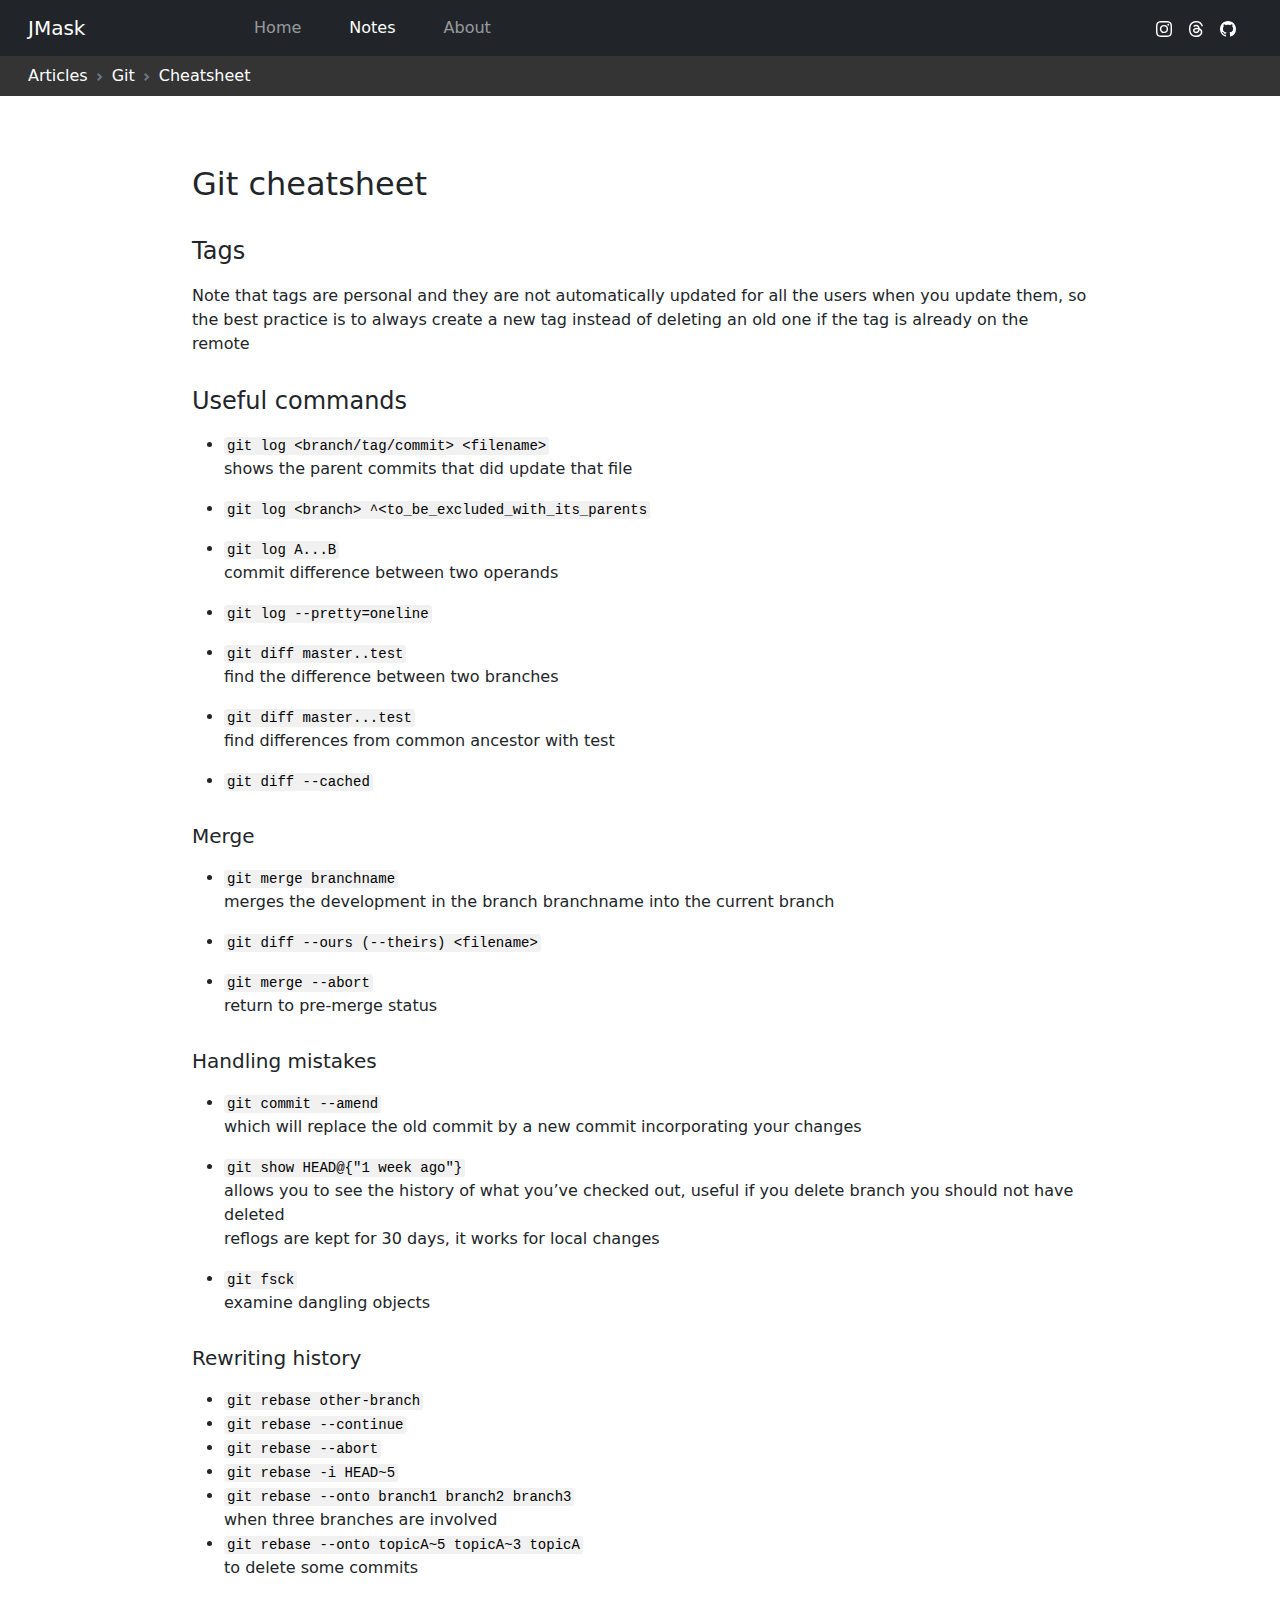
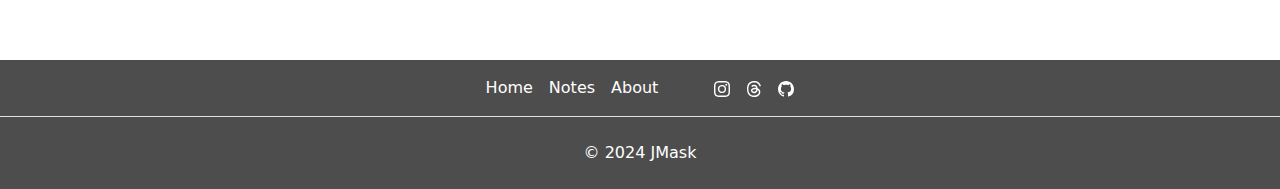
<file: articles/git/cheatsheet/index.html>
<!DOCTYPE html>
<html lang="en">

<head>
  <meta charset="utf-8">
  <meta name="viewport" content="width=device-width, initial-scale=1">
  <title>JMask</title>
  <link href="/static/css/bootstrap.css" rel="stylesheet" type="text/css">
  <link href="/static/css/website.css" rel="stylesheet" type="text/css">
  <script src="/static/js/popper.js"></script>
  <script src="/static/js/bootstrap.js"></script>
  <script src="/static/js/website.js"></script>
  <link rel="stylesheet" href="https://cdn.jsdelivr.net/npm/bootstrap-icons@1.10.3/font/bootstrap-icons.css">
</head>

<body id="home">
    <nav class="navbar navbar-expand-xl bg-dark navbar-dark sticky-top" id="main-nav">
        <div class="container-fluid">
            <button class="navbar-toggler" type="button" data-bs-toggle="collapse" data-bs-target="#navbarSupportedContent" aria-controls="navbarSupportedContent" aria-expanded="false" aria-label="Toggle navigation">
            <span class="navbar-toggler-icon"></span>
            </button>
            <a class="navbar-brand me-auto px-3" href="/">JMask</a>
            <div class="collapse navbar-collapse offset-1 px-4" id="navbarSupportedContent">
            <ul class="navbar-nav me-auto mb-2 mb-lg-0 nav">
                <li class="nav-item px-3">
                <a id="home-link" class=" nav-link" href="/#home">Home</a>
                </li>
                <li class="nav-item px-3">
                <a id="article-link" class=" nav-link active" href="/articles">Notes</a>
                </li>
                <li class="nav-item px-3">
                <a id="about-link" class=" nav-link" href="/#about">About</a>
                </li>
            </ul>
            <ul class="navbar-nav  ms-md-auto ">
                <a class="nav-item col-5 col-lg-auto px-2 py-1 icon-link" href="https://www.instagram.com/jack.mascher" target="_blank">
                <svg class="text-white navbar-nav-svg" xmlns="http://www.w3.org/2000/svg" width="16" height="16" fill="currentColor" class="bi bi-instagram" viewBox="0 0 16 16" role="img">
                    <path d="M8 0C5.829 0 5.556.01 4.703.048 3.85.088 3.269.222 2.76.42a3.917 3.917 0 0 0-1.417.923A3.927 3.927 0 0 0 .42 2.76C.222 3.268.087 3.85.048 4.7.01 5.555 0 5.827 0 8.001c0 2.172.01 2.444.048 3.297.04.852.174 1.433.372 1.942.205.526.478.972.923 1.417.444.445.89.719 1.416.923.51.198 1.09.333 1.942.372C5.555 15.99 5.827 16 8 16s2.444-.01 3.298-.048c.851-.04 1.434-.174 1.943-.372a3.916 3.916 0 0 0 1.416-.923c.445-.445.718-.891.923-1.417.197-.509.332-1.09.372-1.942C15.99 10.445 16 10.173 16 8s-.01-2.445-.048-3.299c-.04-.851-.175-1.433-.372-1.941a3.926 3.926 0 0 0-.923-1.417A3.911 3.911 0 0 0 13.24.42c-.51-.198-1.092-.333-1.943-.372C10.443.01 10.172 0 7.998 0h.003zm-.717 1.442h.718c2.136 0 2.389.007 3.232.046.78.035 1.204.166 1.486.275.373.145.64.319.92.599.28.28.453.546.598.92.11.281.24.705.275 1.485.039.843.047 1.096.047 3.231s-.008 2.389-.047 3.232c-.035.78-.166 1.203-.275 1.485a2.47 2.47 0 0 1-.599.919c-.28.28-.546.453-.92.598-.28.11-.704.24-1.485.276-.843.038-1.096.047-3.232.047s-2.39-.009-3.233-.047c-.78-.036-1.203-.166-1.485-.276a2.478 2.478 0 0 1-.92-.598 2.48 2.48 0 0 1-.6-.92c-.109-.281-.24-.705-.275-1.485-.038-.843-.046-1.096-.046-3.233 0-2.136.008-2.388.046-3.231.036-.78.166-1.204.276-1.486.145-.373.319-.64.599-.92.28-.28.546-.453.92-.598.282-.11.705-.24 1.485-.276.738-.034 1.024-.044 2.515-.045v.002zm4.988 1.328a.96.96 0 1 0 0 1.92.96.96 0 0 0 0-1.92zm-4.27 1.122a4.109 4.109 0 1 0 0 8.217 4.109 4.109 0 0 0 0-8.217zm0 1.441a2.667 2.667 0 1 1 0 5.334 2.667 2.667 0 0 1 0-5.334z"/>
                </svg>
                </a>
                <a class="nav-item col-6 col-lg-auto px-2 py-1 icon-link" href="https://www.threads.net/@jack.mascher" target="_blank">
                    <svg xmlns="http://www.w3.org/2000/svg" width="16" height="16" fill="white" class="bi bi-threads" viewBox="0 0 16 16">
                        <path d="M6.321 6.016c-.27-.18-1.166-.802-1.166-.802.756-1.081 1.753-1.502 3.132-1.502.975 0 1.803.327 2.394.948s.928 1.509 1.005 2.644q.492.207.905.484c1.109.745 1.719 1.86 1.719 3.137 0 2.716-2.226 5.075-6.256 5.075C4.594 16 1 13.987 1 7.994 1 2.034 4.482 0 8.044 0 9.69 0 13.55.243 15 5.036l-1.36.353C12.516 1.974 10.163 1.43 8.006 1.43c-3.565 0-5.582 2.171-5.582 6.79 0 4.143 2.254 6.343 5.63 6.343 2.777 0 4.847-1.443 4.847-3.556 0-1.438-1.208-2.127-1.27-2.127-.236 1.234-.868 3.31-3.644 3.31-1.618 0-3.013-1.118-3.013-2.582 0-2.09 1.984-2.847 3.55-2.847.586 0 1.294.04 1.663.114 0-.637-.54-1.728-1.9-1.728-1.25 0-1.566.405-1.967.868ZM8.716 8.19c-2.04 0-2.304.87-2.304 1.416 0 .878 1.043 1.168 1.6 1.168 1.02 0 2.067-.282 2.232-2.423a6.2 6.2 0 0 0-1.528-.161"/>
                    </svg>
                </a>
                <a class="nav-item col-6 col-lg-auto px-2 py-1 icon-link" href="https://github.com/JackMasc" target="_blank">
                    <svg xmlns="http://www.w3.org/2000/svg" width="16" height="16" fill="white" class="bi bi-github" viewBox="0 0 16 16">
                        <path d="M8 0C3.58 0 0 3.58 0 8c0 3.54 2.29 6.53 5.47 7.59.4.07.55-.17.55-.38 0-.19-.01-.82-.01-1.49-2.01.37-2.53-.49-2.69-.94-.09-.23-.48-.94-.82-1.13-.28-.15-.68-.52-.01-.53.63-.01 1.08.58 1.23.82.72 1.21 1.87.87 2.33.66.07-.52.28-.87.51-1.07-1.78-.2-3.64-.89-3.64-3.95 0-.87.31-1.59.82-2.15-.08-.2-.36-1.02.08-2.12 0 0 .67-.21 2.2.82.64-.18 1.32-.27 2-.27s1.36.09 2 .27c1.53-1.04 2.2-.82 2.2-.82.44 1.1.16 1.92.08 2.12.51.56.82 1.27.82 2.15 0 3.07-1.87 3.75-3.65 3.95.29.25.54.73.54 1.48 0 1.07-.01 1.93-.01 2.2 0 .21.15.46.55.38A8.01 8.01 0 0 0 16 8c0-4.42-3.58-8-8-8"/>
                    </svg>
                </a>
            </ul>
            </div>
        </div>
    </nav>

    

<nav class="my-breadcrumb px-1 sticky-nav " id="sec-nav" style=" --bs-breadcrumb-divider: url(&#34;data:image/svg+xml,%3Csvg xmlns='http://www.w3.org/2000/svg' width='8' height='8'%3E%3Cpath d='M2.5 0L1 1.5 3.5 4 1 6.5 2.5 8l4-4-4-4z' fill='%236c757d'/%3E%3C/svg%3E&#34;);" aria-label="breadcrumb">
    <ol class="breadcrumb px-4 py-2 ">
      <li class="breadcrumb-item nav-link"><a href="/articles" class="my-breadcrumb">Articles</a></li>
      <li class="breadcrumb-item nav-link "><a href="/articles/git" class="my-breadcrumb">Git</a></li>
      <li class="breadcrumb-item active" style="color: white;" aria-current="page">Cheatsheet</li>
    </ol>
</nav>

<div class="container-fluid content-padding article" >
   


<h2>Git cheatsheet</h2>
<h4>Tags</h4>
<p>Note that tags are personal and they are not automatically updated for all the users when you update them, so the best practice is to always create a new tag instead of deleting an old one if the tag is already on the remote</p>
<h4>Useful commands</h4>
<ul>
<li>
<p><code>git log &lt;branch/tag/commit&gt; &lt;filename&gt;</code> <br>
   shows the parent commits that did update that file</p>
</li>
<li>
<p><code>git log &lt;branch&gt; ^&lt;to_be_excluded_with_its_parents</code></p>
</li>
<li>
<p><code>git log A...B</code> <br>
   commit difference between two operands</p>
</li>
<li>
<p><code>git log --pretty=oneline</code></p>
</li>
<li>
<p><code>git diff master..test</code> <br>
   find the difference between two branches</p>
</li>
<li>
<p><code>git diff master...test</code> <br>
   find differences from common ancestor with test</p>
</li>
<li>
<p><code>git diff --cached</code></p>
</li>
</ul>
<h5>Merge</h5>
<ul>
<li>
<p><code>git merge branchname</code> <br>
   merges the development in the branch branchname into the current branch</p>
</li>
<li>
<p><code>git diff --ours (--theirs) &lt;filename&gt;</code></p>
</li>
<li>
<p><code>git merge --abort</code> <br>
   return to pre-merge status</p>
</li>
</ul>
<h5>Handling mistakes</h5>
<ul>
<li>
<p><code>git commit --amend</code> <br>
   which will replace the old commit by a new commit incorporating your changes</p>
</li>
<li>
<p><code>git show HEAD@{"1 week ago"}</code> <br>
   allows you to see the history of what you’ve checked out, useful if you delete branch you should not have deleted <br>
   reflogs are kept for 30 days, it works for local changes</p>
</li>
<li>
<p><code>git fsck</code> <br>
   examine dangling objects</p>
</li>
</ul>
<h5>Rewriting history</h5>
<ul>
<li><code>git rebase other-branch</code></li>
<li><code>git rebase --continue</code></li>
<li><code>git rebase --abort</code></li>
<li><code>git rebase -i HEAD~5</code></li>
<li><code>git rebase --onto branch1 branch2 branch3</code> <br>
   when three branches are involved</li>
<li><code>git rebase --onto topicA~5 topicA~3 topicA</code> <br>
   to delete some commits</li>
</ul>



</div>



    <div class="scroll-top hidden ">
        <svg xmlns="http://www.w3.org/2000/svg" width="45" height="45" fill="currentColor" class=" bi bi-arrow-up-circle-fill" viewBox="0 0 16 16" >
            <path d="M16 8A8 8 0 1 0 0 8a8 8 0 0 0 16 0zm-7.5 3.5a.5.5 0 0 1-1 0V5.707L5.354 7.854a.5.5 0 1 1-.708-.708l3-3a.5.5 0 0 1 .708 0l3 3a.5.5 0 0 1-.708.708L8.5 5.707V11.5z"/>
        </svg>
    </div>

    <footer class="py-2 footer-style text-center">
        <ul class="nav justify-content-center border-bottom pb-2 mb-2">
            <li class="nav-item"><a href="/" class="nav-link px-2 text-white">Home</a></li>
            <li class="nav-item"><a href="/articles" class="nav-link px-2 text-white">Notes</a></li>
            <li class="nav-item"><a href="/#about" class="nav-link px-2 text-white">About</a></li>
            <a class="px-2 pt-2 nav-item ps-5 icon-link" href="https://www.instagram.com/jack.mascher" target="_blank">
                <svg class="text-white navbar-nav-svg" xmlns="http://www.w3.org/2000/svg" width="16" height="16" fill="currentColor" class="bi bi-instagram" viewBox="0 0 16 16" role="img">
                    <path d="M8 0C5.829 0 5.556.01 4.703.048 3.85.088 3.269.222 2.76.42a3.917 3.917 0 0 0-1.417.923A3.927 3.927 0 0 0 .42 2.76C.222 3.268.087 3.85.048 4.7.01 5.555 0 5.827 0 8.001c0 2.172.01 2.444.048 3.297.04.852.174 1.433.372 1.942.205.526.478.972.923 1.417.444.445.89.719 1.416.923.51.198 1.09.333 1.942.372C5.555 15.99 5.827 16 8 16s2.444-.01 3.298-.048c.851-.04 1.434-.174 1.943-.372a3.916 3.916 0 0 0 1.416-.923c.445-.445.718-.891.923-1.417.197-.509.332-1.09.372-1.942C15.99 10.445 16 10.173 16 8s-.01-2.445-.048-3.299c-.04-.851-.175-1.433-.372-1.941a3.926 3.926 0 0 0-.923-1.417A3.911 3.911 0 0 0 13.24.42c-.51-.198-1.092-.333-1.943-.372C10.443.01 10.172 0 7.998 0h.003zm-.717 1.442h.718c2.136 0 2.389.007 3.232.046.78.035 1.204.166 1.486.275.373.145.64.319.92.599.28.28.453.546.598.92.11.281.24.705.275 1.485.039.843.047 1.096.047 3.231s-.008 2.389-.047 3.232c-.035.78-.166 1.203-.275 1.485a2.47 2.47 0 0 1-.599.919c-.28.28-.546.453-.92.598-.28.11-.704.24-1.485.276-.843.038-1.096.047-3.232.047s-2.39-.009-3.233-.047c-.78-.036-1.203-.166-1.485-.276a2.478 2.478 0 0 1-.92-.598 2.48 2.48 0 0 1-.6-.92c-.109-.281-.24-.705-.275-1.485-.038-.843-.046-1.096-.046-3.233 0-2.136.008-2.388.046-3.231.036-.78.166-1.204.276-1.486.145-.373.319-.64.599-.92.28-.28.546-.453.92-.598.282-.11.705-.24 1.485-.276.738-.034 1.024-.044 2.515-.045v.002zm4.988 1.328a.96.96 0 1 0 0 1.92.96.96 0 0 0 0-1.92zm-4.27 1.122a4.109 4.109 0 1 0 0 8.217 4.109 4.109 0 0 0 0-8.217zm0 1.441a2.667 2.667 0 1 1 0 5.334 2.667 2.667 0 0 1 0-5.334z"/>
                </svg>
            </a>
            <a class="px-2  pt-2 nav-item icon-link" href="https://www.threads.net/@jack.mascher" target="_blank">
                <svg xmlns="http://www.w3.org/2000/svg" width="16" height="16" fill="white" class="bi bi-threads" viewBox="0 0 16 16">
                    <path d="M6.321 6.016c-.27-.18-1.166-.802-1.166-.802.756-1.081 1.753-1.502 3.132-1.502.975 0 1.803.327 2.394.948s.928 1.509 1.005 2.644q.492.207.905.484c1.109.745 1.719 1.86 1.719 3.137 0 2.716-2.226 5.075-6.256 5.075C4.594 16 1 13.987 1 7.994 1 2.034 4.482 0 8.044 0 9.69 0 13.55.243 15 5.036l-1.36.353C12.516 1.974 10.163 1.43 8.006 1.43c-3.565 0-5.582 2.171-5.582 6.79 0 4.143 2.254 6.343 5.63 6.343 2.777 0 4.847-1.443 4.847-3.556 0-1.438-1.208-2.127-1.27-2.127-.236 1.234-.868 3.31-3.644 3.31-1.618 0-3.013-1.118-3.013-2.582 0-2.09 1.984-2.847 3.55-2.847.586 0 1.294.04 1.663.114 0-.637-.54-1.728-1.9-1.728-1.25 0-1.566.405-1.967.868ZM8.716 8.19c-2.04 0-2.304.87-2.304 1.416 0 .878 1.043 1.168 1.6 1.168 1.02 0 2.067-.282 2.232-2.423a6.2 6.2 0 0 0-1.528-.161"/>
                </svg>
            </a>
            <a class="px-2  pt-2 nav-item icon-link" href="https://github.com/JackMasc" target="_blank">
                <svg xmlns="http://www.w3.org/2000/svg" width="16" height="16" fill="white" class="bi bi-github" viewBox="0 0 16 16">
                    <path d="M8 0C3.58 0 0 3.58 0 8c0 3.54 2.29 6.53 5.47 7.59.4.07.55-.17.55-.38 0-.19-.01-.82-.01-1.49-2.01.37-2.53-.49-2.69-.94-.09-.23-.48-.94-.82-1.13-.28-.15-.68-.52-.01-.53.63-.01 1.08.58 1.23.82.72 1.21 1.87.87 2.33.66.07-.52.28-.87.51-1.07-1.78-.2-3.64-.89-3.64-3.95 0-.87.31-1.59.82-2.15-.08-.2-.36-1.02.08-2.12 0 0 .67-.21 2.2.82.64-.18 1.32-.27 2-.27s1.36.09 2 .27c1.53-1.04 2.2-.82 2.2-.82.44 1.1.16 1.92.08 2.12.51.56.82 1.27.82 2.15 0 3.07-1.87 3.75-3.65 3.95.29.25.54.73.54 1.48 0 1.07-.01 1.93-.01 2.2 0 .21.15.46.55.38A8.01 8.01 0 0 0 16 8c0-4.42-3.58-8-8-8"/>
                </svg>
            </a>
        </ul>
        <p>
            <a class="text-center text-white pt-3 nav-link icon-link" href="#">© 2024 JMask</a>
        </p>
    </footer>
</body>

</html>
</file>
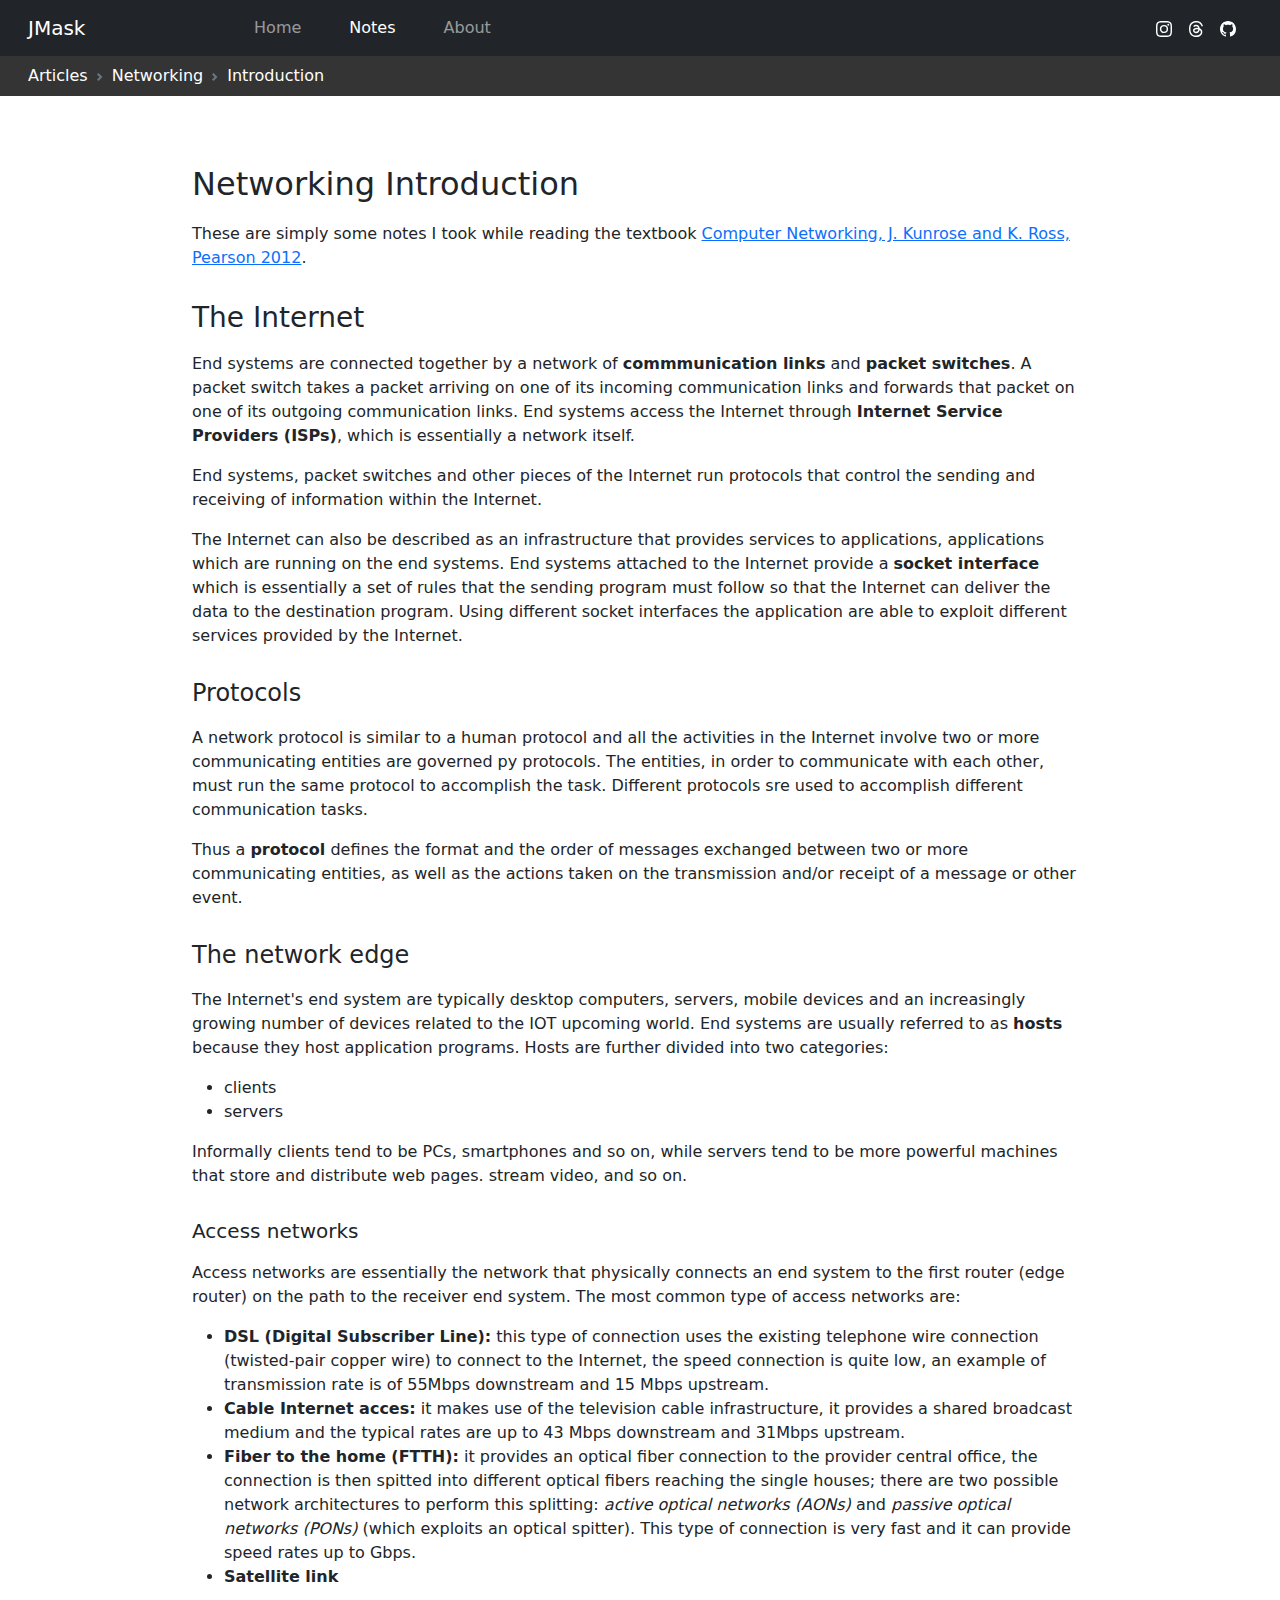
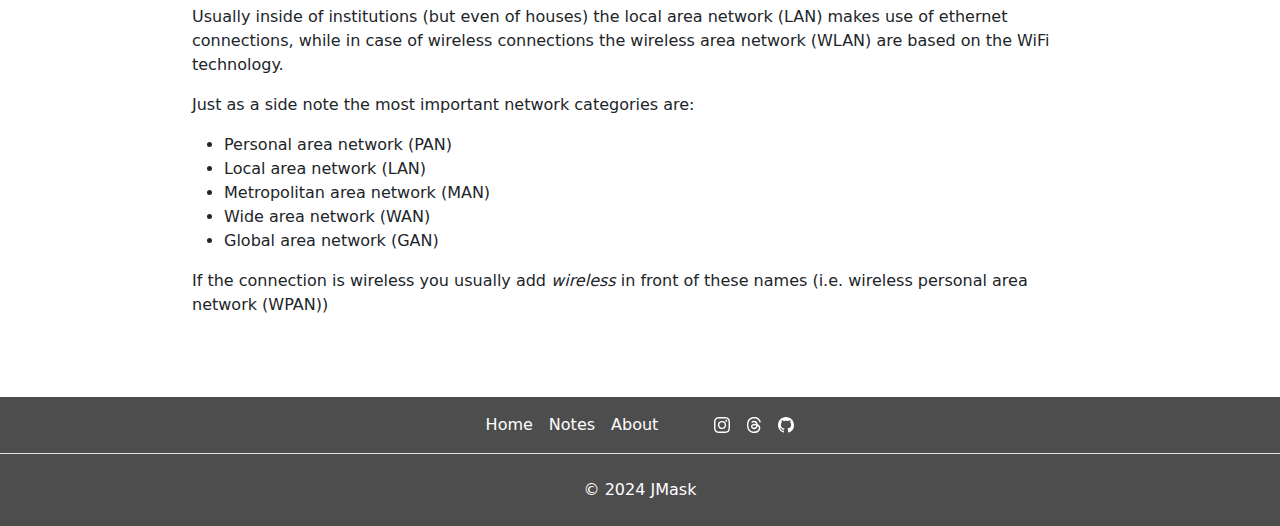
<file: articles/networking/introduction/index.html>
<!DOCTYPE html>
<html lang="en">

<head>
  <meta charset="utf-8">
  <meta name="viewport" content="width=device-width, initial-scale=1">
  <title>JMask</title>
  <link href="/static/css/bootstrap.css" rel="stylesheet" type="text/css">
  <link href="/static/css/website.css" rel="stylesheet" type="text/css">
  <script src="/static/js/popper.js"></script>
  <script src="/static/js/bootstrap.js"></script>
  <script src="/static/js/website.js"></script>
  <link rel="stylesheet" href="https://cdn.jsdelivr.net/npm/bootstrap-icons@1.10.3/font/bootstrap-icons.css">
</head>

<body id="home">
    <nav class="navbar navbar-expand-xl bg-dark navbar-dark sticky-top" id="main-nav">
        <div class="container-fluid">
            <button class="navbar-toggler" type="button" data-bs-toggle="collapse" data-bs-target="#navbarSupportedContent" aria-controls="navbarSupportedContent" aria-expanded="false" aria-label="Toggle navigation">
            <span class="navbar-toggler-icon"></span>
            </button>
            <a class="navbar-brand me-auto px-3" href="/">JMask</a>
            <div class="collapse navbar-collapse offset-1 px-4" id="navbarSupportedContent">
            <ul class="navbar-nav me-auto mb-2 mb-lg-0 nav">
                <li class="nav-item px-3">
                <a id="home-link" class=" nav-link" href="/#home">Home</a>
                </li>
                <li class="nav-item px-3">
                <a id="article-link" class=" nav-link active" href="/articles">Notes</a>
                </li>
                <li class="nav-item px-3">
                <a id="about-link" class=" nav-link" href="/#about">About</a>
                </li>
            </ul>
            <ul class="navbar-nav  ms-md-auto ">
                <a class="nav-item col-5 col-lg-auto px-2 py-1 icon-link" href="https://www.instagram.com/jack.mascher" target="_blank">
                <svg class="text-white navbar-nav-svg" xmlns="http://www.w3.org/2000/svg" width="16" height="16" fill="currentColor" class="bi bi-instagram" viewBox="0 0 16 16" role="img">
                    <path d="M8 0C5.829 0 5.556.01 4.703.048 3.85.088 3.269.222 2.76.42a3.917 3.917 0 0 0-1.417.923A3.927 3.927 0 0 0 .42 2.76C.222 3.268.087 3.85.048 4.7.01 5.555 0 5.827 0 8.001c0 2.172.01 2.444.048 3.297.04.852.174 1.433.372 1.942.205.526.478.972.923 1.417.444.445.89.719 1.416.923.51.198 1.09.333 1.942.372C5.555 15.99 5.827 16 8 16s2.444-.01 3.298-.048c.851-.04 1.434-.174 1.943-.372a3.916 3.916 0 0 0 1.416-.923c.445-.445.718-.891.923-1.417.197-.509.332-1.09.372-1.942C15.99 10.445 16 10.173 16 8s-.01-2.445-.048-3.299c-.04-.851-.175-1.433-.372-1.941a3.926 3.926 0 0 0-.923-1.417A3.911 3.911 0 0 0 13.24.42c-.51-.198-1.092-.333-1.943-.372C10.443.01 10.172 0 7.998 0h.003zm-.717 1.442h.718c2.136 0 2.389.007 3.232.046.78.035 1.204.166 1.486.275.373.145.64.319.92.599.28.28.453.546.598.92.11.281.24.705.275 1.485.039.843.047 1.096.047 3.231s-.008 2.389-.047 3.232c-.035.78-.166 1.203-.275 1.485a2.47 2.47 0 0 1-.599.919c-.28.28-.546.453-.92.598-.28.11-.704.24-1.485.276-.843.038-1.096.047-3.232.047s-2.39-.009-3.233-.047c-.78-.036-1.203-.166-1.485-.276a2.478 2.478 0 0 1-.92-.598 2.48 2.48 0 0 1-.6-.92c-.109-.281-.24-.705-.275-1.485-.038-.843-.046-1.096-.046-3.233 0-2.136.008-2.388.046-3.231.036-.78.166-1.204.276-1.486.145-.373.319-.64.599-.92.28-.28.546-.453.92-.598.282-.11.705-.24 1.485-.276.738-.034 1.024-.044 2.515-.045v.002zm4.988 1.328a.96.96 0 1 0 0 1.92.96.96 0 0 0 0-1.92zm-4.27 1.122a4.109 4.109 0 1 0 0 8.217 4.109 4.109 0 0 0 0-8.217zm0 1.441a2.667 2.667 0 1 1 0 5.334 2.667 2.667 0 0 1 0-5.334z"/>
                </svg>
                </a>
                <a class="nav-item col-6 col-lg-auto px-2 py-1 icon-link" href="https://www.threads.net/@jack.mascher" target="_blank">
                    <svg xmlns="http://www.w3.org/2000/svg" width="16" height="16" fill="white" class="bi bi-threads" viewBox="0 0 16 16">
                        <path d="M6.321 6.016c-.27-.18-1.166-.802-1.166-.802.756-1.081 1.753-1.502 3.132-1.502.975 0 1.803.327 2.394.948s.928 1.509 1.005 2.644q.492.207.905.484c1.109.745 1.719 1.86 1.719 3.137 0 2.716-2.226 5.075-6.256 5.075C4.594 16 1 13.987 1 7.994 1 2.034 4.482 0 8.044 0 9.69 0 13.55.243 15 5.036l-1.36.353C12.516 1.974 10.163 1.43 8.006 1.43c-3.565 0-5.582 2.171-5.582 6.79 0 4.143 2.254 6.343 5.63 6.343 2.777 0 4.847-1.443 4.847-3.556 0-1.438-1.208-2.127-1.27-2.127-.236 1.234-.868 3.31-3.644 3.31-1.618 0-3.013-1.118-3.013-2.582 0-2.09 1.984-2.847 3.55-2.847.586 0 1.294.04 1.663.114 0-.637-.54-1.728-1.9-1.728-1.25 0-1.566.405-1.967.868ZM8.716 8.19c-2.04 0-2.304.87-2.304 1.416 0 .878 1.043 1.168 1.6 1.168 1.02 0 2.067-.282 2.232-2.423a6.2 6.2 0 0 0-1.528-.161"/>
                    </svg>
                </a>
                <a class="nav-item col-6 col-lg-auto px-2 py-1 icon-link" href="https://github.com/JackMasc" target="_blank">
                    <svg xmlns="http://www.w3.org/2000/svg" width="16" height="16" fill="white" class="bi bi-github" viewBox="0 0 16 16">
                        <path d="M8 0C3.58 0 0 3.58 0 8c0 3.54 2.29 6.53 5.47 7.59.4.07.55-.17.55-.38 0-.19-.01-.82-.01-1.49-2.01.37-2.53-.49-2.69-.94-.09-.23-.48-.94-.82-1.13-.28-.15-.68-.52-.01-.53.63-.01 1.08.58 1.23.82.72 1.21 1.87.87 2.33.66.07-.52.28-.87.51-1.07-1.78-.2-3.64-.89-3.64-3.95 0-.87.31-1.59.82-2.15-.08-.2-.36-1.02.08-2.12 0 0 .67-.21 2.2.82.64-.18 1.32-.27 2-.27s1.36.09 2 .27c1.53-1.04 2.2-.82 2.2-.82.44 1.1.16 1.92.08 2.12.51.56.82 1.27.82 2.15 0 3.07-1.87 3.75-3.65 3.95.29.25.54.73.54 1.48 0 1.07-.01 1.93-.01 2.2 0 .21.15.46.55.38A8.01 8.01 0 0 0 16 8c0-4.42-3.58-8-8-8"/>
                    </svg>
                </a>
            </ul>
            </div>
        </div>
    </nav>

    

<nav class="my-breadcrumb px-1 sticky-nav " id="sec-nav" style=" --bs-breadcrumb-divider: url(&#34;data:image/svg+xml,%3Csvg xmlns='http://www.w3.org/2000/svg' width='8' height='8'%3E%3Cpath d='M2.5 0L1 1.5 3.5 4 1 6.5 2.5 8l4-4-4-4z' fill='%236c757d'/%3E%3C/svg%3E&#34;);" aria-label="breadcrumb">
    <ol class="breadcrumb px-4 py-2 ">
      <li class="breadcrumb-item nav-link"><a href="/articles" class="my-breadcrumb">Articles</a></li>
      <li class="breadcrumb-item nav-link "><a href="/articles/networking" class="my-breadcrumb">Networking</a></li>
      <li class="breadcrumb-item active" style="color: white;" aria-current="page">Introduction</li>
    </ol>
</nav>

<div class="container-fluid content-padding article" >
   


<h2>Networking Introduction</h2>

<p>
  These are simply some notes I took while reading the textbook
  <a href="https://www.scirp.org/(S(i43dyn45teexjx455qlt3d2q))/reference/ReferencesPapers.aspx?ReferenceID=1251723">Computer Networking, J. Kunrose and K. Ross, Pearson 2012</a>.
</p>

<h3>The Internet</h3>
<p>
  End systems are connected together by a network of <b>commmunication links</b> and <b>packet switches</b>.
  A packet switch takes a packet arriving on one of its incoming communication links and forwards that packet on one of its outgoing communication links.
  End systems access the Internet through <b>Internet Service Providers (ISPs)</b>, which is essentially a network itself.
</p>

<p>
  End systems, packet switches and other pieces of the Internet run protocols that control the sending and receiving of information within the Internet.
</p>

<p>
  The Internet can also be described as an infrastructure that provides services to applications, applications which are running on the end systems.
  End systems attached to the Internet provide a <b>socket interface</b> which is essentially a set of rules that the sending program must follow so that the Internet
  can deliver the data to the destination program. Using different socket interfaces the application are able to exploit different services provided by the Internet.
</p>

<h4>
  Protocols
</h4>

<p>
  A network protocol is similar to a human protocol and all the activities in the Internet involve two or more communicating entities are governed py protocols.
  The entities, in order to communicate with each other, must run the same protocol to accomplish the task.
  Different protocols sre used to accomplish different communication tasks.
</p>

<p>
  Thus a <b>protocol</b> defines the format and the order of messages exchanged between two or more communicating entities, as well as the actions taken
  on the transmission and/or receipt of a message or other event.
</p>

<h4>The network edge</h4>
<p>
  The Internet's end system are typically desktop computers, servers, mobile devices and an increasingly growing number of devices related to the IOT upcoming world.
  End systems are usually referred to as <b>hosts</b> because they host application programs. Hosts are further divided into two categories:
  <ul>
    <li>clients</li>
    <li>servers</li>
  </ul>
  Informally clients tend to be PCs, smartphones and so on, while servers tend to be more powerful machines that store and distribute web pages. stream video, and so on.
</p>

<h5>Access networks</h5>
<p>
  Access networks are essentially the network that physically connects an end system to the first router (edge router) on the path to the receiver end system.
  The most common type of access networks are:
  <ul>
    <li>
      <b>DSL (Digital Subscriber Line):</b> this type of connection uses the existing telephone wire connection (twisted-pair copper wire) to connect to the Internet,
      the speed connection is quite low, an example of transmission rate is of 55Mbps downstream and 15 Mbps upstream.
    </li>
    <li>
      <b>Cable Internet acces:</b> it makes use of the television cable infrastructure, it provides a shared broadcast medium and the typical rates are up to 43 Mbps
      downstream and 31Mbps upstream.
    </li>
    <li>
      <b>Fiber to the home (FTTH):</b> it provides an optical fiber connection to the provider central office, the connection is then spitted into different optical
      fibers reaching the single houses; there are two possible network architectures to perform this splitting: <i>active optical networks (AONs)</i> and
      <i>passive optical networks (PONs)</i> (which exploits an optical spitter). This type of connection is very fast and it can provide speed rates up to Gbps.
    </li>
    <li>
      <b>Satellite link</b>
    </li>
  </ul>
</p>

<p>
  Usually inside of institutions (but even of houses) the local area network (LAN) makes use of ethernet connections, while in case of wireless connections
  the wireless area network (WLAN) are based on the WiFi technology.
</p>

<p>
  Just as a side note the most important network categories are:
  <ul>
    <li>Personal area network (PAN)</li>
    <li>Local area network (LAN)</li>
    <li>Metropolitan area network (MAN)</li>
    <li>Wide area network (WAN)</li>
    <li>Global area network (GAN)</li>
  </ul>
If the connection is wireless you usually add <i>wireless</i> in front of these names (i.e. wireless personal area network (WPAN))
</p>



</div>



    <div class="scroll-top hidden ">
        <svg xmlns="http://www.w3.org/2000/svg" width="45" height="45" fill="currentColor" class=" bi bi-arrow-up-circle-fill" viewBox="0 0 16 16" >
            <path d="M16 8A8 8 0 1 0 0 8a8 8 0 0 0 16 0zm-7.5 3.5a.5.5 0 0 1-1 0V5.707L5.354 7.854a.5.5 0 1 1-.708-.708l3-3a.5.5 0 0 1 .708 0l3 3a.5.5 0 0 1-.708.708L8.5 5.707V11.5z"/>
        </svg>
    </div>

    <footer class="py-2 footer-style text-center">
        <ul class="nav justify-content-center border-bottom pb-2 mb-2">
            <li class="nav-item"><a href="/" class="nav-link px-2 text-white">Home</a></li>
            <li class="nav-item"><a href="/articles" class="nav-link px-2 text-white">Notes</a></li>
            <li class="nav-item"><a href="/#about" class="nav-link px-2 text-white">About</a></li>
            <a class="px-2 pt-2 nav-item ps-5 icon-link" href="https://www.instagram.com/jack.mascher" target="_blank">
                <svg class="text-white navbar-nav-svg" xmlns="http://www.w3.org/2000/svg" width="16" height="16" fill="currentColor" class="bi bi-instagram" viewBox="0 0 16 16" role="img">
                    <path d="M8 0C5.829 0 5.556.01 4.703.048 3.85.088 3.269.222 2.76.42a3.917 3.917 0 0 0-1.417.923A3.927 3.927 0 0 0 .42 2.76C.222 3.268.087 3.85.048 4.7.01 5.555 0 5.827 0 8.001c0 2.172.01 2.444.048 3.297.04.852.174 1.433.372 1.942.205.526.478.972.923 1.417.444.445.89.719 1.416.923.51.198 1.09.333 1.942.372C5.555 15.99 5.827 16 8 16s2.444-.01 3.298-.048c.851-.04 1.434-.174 1.943-.372a3.916 3.916 0 0 0 1.416-.923c.445-.445.718-.891.923-1.417.197-.509.332-1.09.372-1.942C15.99 10.445 16 10.173 16 8s-.01-2.445-.048-3.299c-.04-.851-.175-1.433-.372-1.941a3.926 3.926 0 0 0-.923-1.417A3.911 3.911 0 0 0 13.24.42c-.51-.198-1.092-.333-1.943-.372C10.443.01 10.172 0 7.998 0h.003zm-.717 1.442h.718c2.136 0 2.389.007 3.232.046.78.035 1.204.166 1.486.275.373.145.64.319.92.599.28.28.453.546.598.92.11.281.24.705.275 1.485.039.843.047 1.096.047 3.231s-.008 2.389-.047 3.232c-.035.78-.166 1.203-.275 1.485a2.47 2.47 0 0 1-.599.919c-.28.28-.546.453-.92.598-.28.11-.704.24-1.485.276-.843.038-1.096.047-3.232.047s-2.39-.009-3.233-.047c-.78-.036-1.203-.166-1.485-.276a2.478 2.478 0 0 1-.92-.598 2.48 2.48 0 0 1-.6-.92c-.109-.281-.24-.705-.275-1.485-.038-.843-.046-1.096-.046-3.233 0-2.136.008-2.388.046-3.231.036-.78.166-1.204.276-1.486.145-.373.319-.64.599-.92.28-.28.546-.453.92-.598.282-.11.705-.24 1.485-.276.738-.034 1.024-.044 2.515-.045v.002zm4.988 1.328a.96.96 0 1 0 0 1.92.96.96 0 0 0 0-1.92zm-4.27 1.122a4.109 4.109 0 1 0 0 8.217 4.109 4.109 0 0 0 0-8.217zm0 1.441a2.667 2.667 0 1 1 0 5.334 2.667 2.667 0 0 1 0-5.334z"/>
                </svg>
            </a>
            <a class="px-2  pt-2 nav-item icon-link" href="https://www.threads.net/@jack.mascher" target="_blank">
                <svg xmlns="http://www.w3.org/2000/svg" width="16" height="16" fill="white" class="bi bi-threads" viewBox="0 0 16 16">
                    <path d="M6.321 6.016c-.27-.18-1.166-.802-1.166-.802.756-1.081 1.753-1.502 3.132-1.502.975 0 1.803.327 2.394.948s.928 1.509 1.005 2.644q.492.207.905.484c1.109.745 1.719 1.86 1.719 3.137 0 2.716-2.226 5.075-6.256 5.075C4.594 16 1 13.987 1 7.994 1 2.034 4.482 0 8.044 0 9.69 0 13.55.243 15 5.036l-1.36.353C12.516 1.974 10.163 1.43 8.006 1.43c-3.565 0-5.582 2.171-5.582 6.79 0 4.143 2.254 6.343 5.63 6.343 2.777 0 4.847-1.443 4.847-3.556 0-1.438-1.208-2.127-1.27-2.127-.236 1.234-.868 3.31-3.644 3.31-1.618 0-3.013-1.118-3.013-2.582 0-2.09 1.984-2.847 3.55-2.847.586 0 1.294.04 1.663.114 0-.637-.54-1.728-1.9-1.728-1.25 0-1.566.405-1.967.868ZM8.716 8.19c-2.04 0-2.304.87-2.304 1.416 0 .878 1.043 1.168 1.6 1.168 1.02 0 2.067-.282 2.232-2.423a6.2 6.2 0 0 0-1.528-.161"/>
                </svg>
            </a>
            <a class="px-2  pt-2 nav-item icon-link" href="https://github.com/JackMasc" target="_blank">
                <svg xmlns="http://www.w3.org/2000/svg" width="16" height="16" fill="white" class="bi bi-github" viewBox="0 0 16 16">
                    <path d="M8 0C3.58 0 0 3.58 0 8c0 3.54 2.29 6.53 5.47 7.59.4.07.55-.17.55-.38 0-.19-.01-.82-.01-1.49-2.01.37-2.53-.49-2.69-.94-.09-.23-.48-.94-.82-1.13-.28-.15-.68-.52-.01-.53.63-.01 1.08.58 1.23.82.72 1.21 1.87.87 2.33.66.07-.52.28-.87.51-1.07-1.78-.2-3.64-.89-3.64-3.95 0-.87.31-1.59.82-2.15-.08-.2-.36-1.02.08-2.12 0 0 .67-.21 2.2.82.64-.18 1.32-.27 2-.27s1.36.09 2 .27c1.53-1.04 2.2-.82 2.2-.82.44 1.1.16 1.92.08 2.12.51.56.82 1.27.82 2.15 0 3.07-1.87 3.75-3.65 3.95.29.25.54.73.54 1.48 0 1.07-.01 1.93-.01 2.2 0 .21.15.46.55.38A8.01 8.01 0 0 0 16 8c0-4.42-3.58-8-8-8"/>
                </svg>
            </a>
        </ul>
        <p>
            <a class="text-center text-white pt-3 nav-link icon-link" href="#">© 2024 JMask</a>
        </p>
    </footer>
</body>

</html>
</file>
<file: static/css/website.css>
.footer-style{
    font-size:medium;
    background-color: #4d4d4d;
}

.no-bullets{
    list-style-type: none;
}

.in-line{
    display: inline-block;
}

.footer-dark {
    --bs-navbar-color: rgba(255, 255, 255, 0.55);
    --bs-navbar-hover-color: rgba(255, 255, 255, 0.75);
    --bs-navbar-disabled-color: rgba(255, 255, 255, 0.25);
    --bs-navbar-active-color: #fff;
  }

.my-img{
    width: 80%;
    height: 80%;
}

.w-40{
    width: 40%;
}

.w-60{
    width: 60%;
}

.my-box:hover{
    box-sizing: border-box;
    border: 1.5px solid gray;
}

.my-flex-container {
    align-items: center;
    justify-content: center;
}

.my-card-title{
    font-size: x-large;
}

.my-article-title{
    font-size:medium ;
}

.my-flexx{
    
    justify-content: center;
}

.my-relative-positioning {
    position: relative;
    top: 50%;
    left: 50%;
    transform: translate(-50%, -50%);
  }

.icon-link{
    font-size: inherit;
}

.my-breadcrumb{
    background-color: #343434;
    color: #fff;
    font-size: medium;
    text-decoration: none;
}

.my-breadcrumb:hover{
    color: rgb(190, 190, 190);
}

.content-padding{
    padding-top: 3%; 
    padding-left: 15%; 
    padding-right: 15%;
    padding-bottom: 5%;
}

.sticky-nav {
    position: -webkit-sticky;
    position: sticky;
    z-index: 1020;
    top: var(--main-nav-height);
}

.scroll-top {
    position: fixed;
    bottom: 20px;
    right: 20px;
    display: none;
    color:#343434;
    padding: 10px ;
    border-radius: 50%;
    border: none;
    cursor: pointer;
}

@media (max-width: 575.98px) { 
    .scroll-top{
        bottom: 0px;
        right: 0px;
    }
}

.scroll-top:hover {
    color: #5c5c5c;
}

.hidden {
    display: none;
 }

.article {
    background-color: inherit;
}

.v-space{
    padding-top: 5px;
}

.article > h1, h2, h3, h4, h5, h6 {
    padding-top: 15px;
    padding-bottom: 10px;
}

.hyperlink{
    text-decoration: none;
}


/* Articles styles */

code {
    background-color: #f1f1f1;
    padding-top: 1px;
    padding-left: 3px;
    padding-right: 3px;
    padding-bottom: 1px;
    color: #000000;
    border-radius: 3px;
}

pre {
    background-color: #f1f1f1;
    padding-top: 15px;
    padding-left: 15px;
    padding-right: 15px;
    padding-bottom: 15px;
    border-radius: 15px;
}

.my-width {
    width: 60% ;
  }
  @media (max-width: 1200px) {
    .my-width {
        width: 100%;
    }
  }

.my-hr {
    width: 30%;
    margin: 0 auto;
}
@media (max-width: 1200px) {
    .my-hr {
        width: 50%;
    }
  }
</file>
